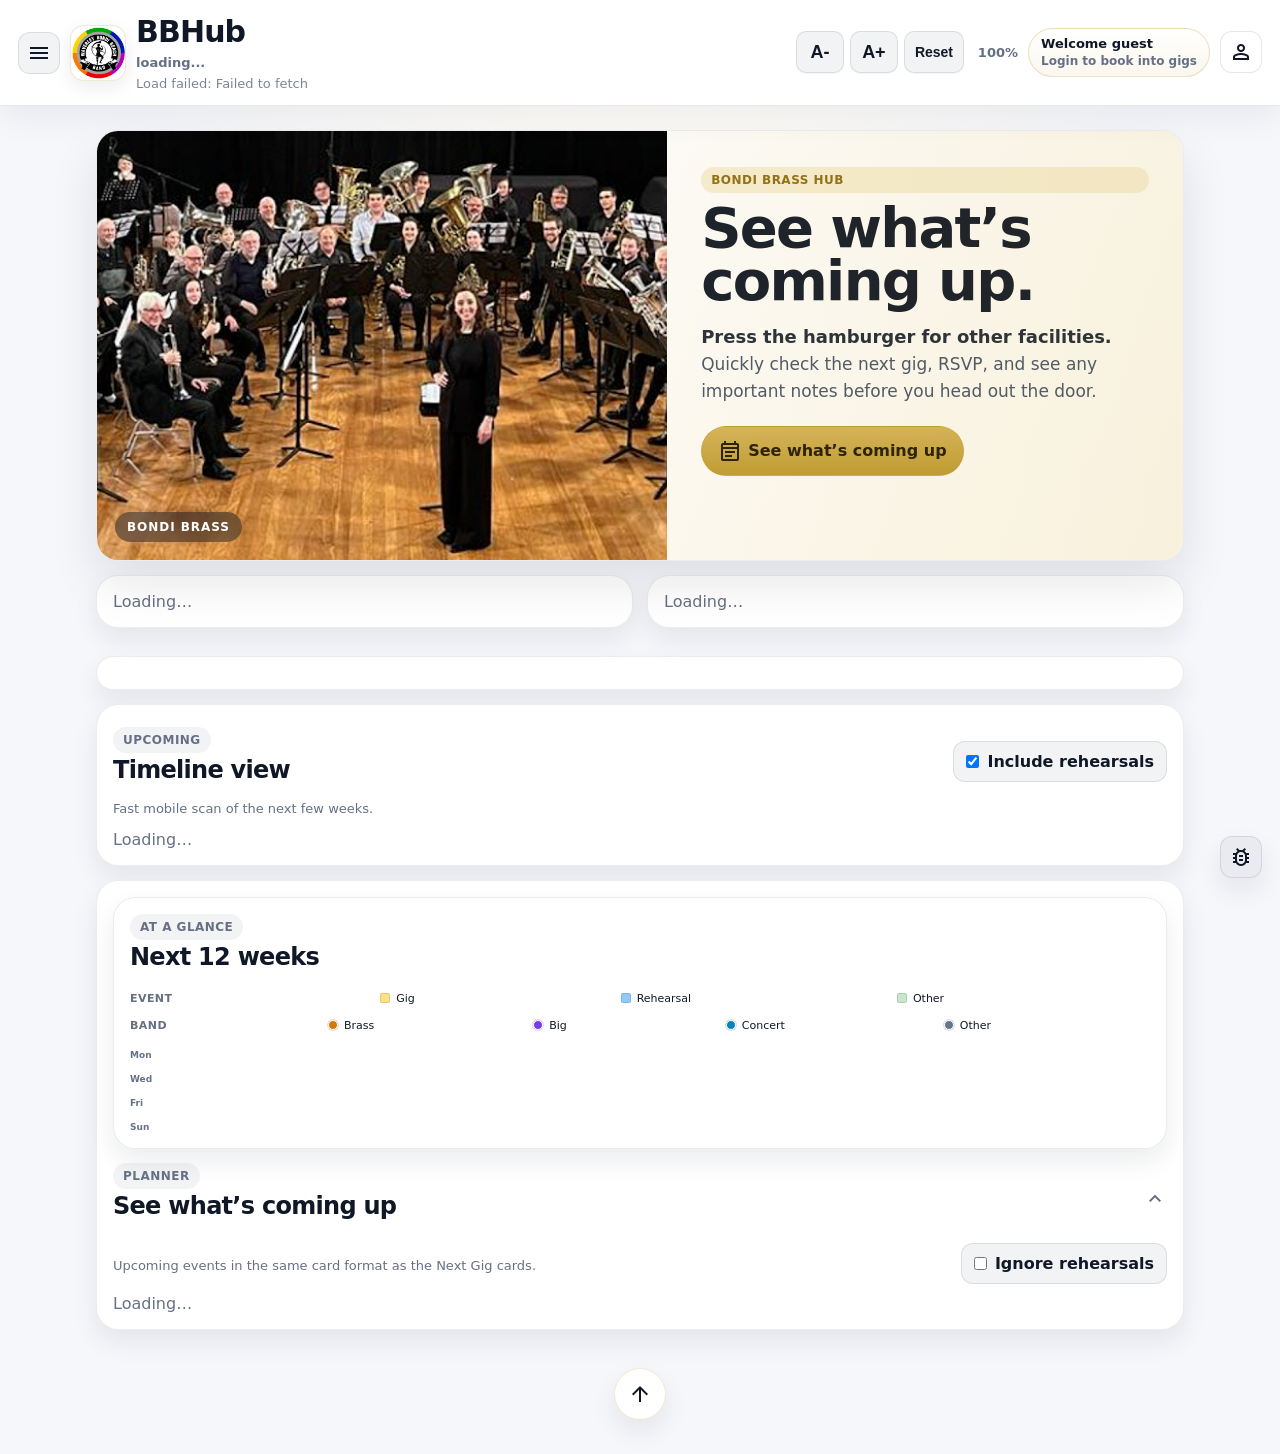
<file: index.html>
<!doctype html>
<html lang="en" data-theme="light">
<head>
  <meta charset="utf-8" />
  <meta name="viewport" content="width=device-width,initial-scale=1" />
  <title>BBHub v6</title>
  <meta name="description" content="BBHub – Bondi Brass gigs, rehearsals, RSVP, activity, strength and stage layout." />
  <link rel="stylesheet" href="https://fonts.googleapis.com/css2?family=Material+Symbols+Outlined:opsz,wght,FILL,GRAD@20..48,500,0,0" />
  <link rel="stylesheet" href="css/style.css" />
</head>
<body>
<div id="loadingOverlay" class="loadingOverlay hidden"><div class="loadingOverlay__panel"><img src="images/loading.gif" alt="Loading" class="loadingOverlay__gif"><div class="loadingOverlay__text">Loading BBHub…</div></div></div>
  <aside id="sidePanel" class="sidePanel hidden">
    <div class="sideHeader">
      <span class="material-symbols-outlined">menu</span>
      <div>
        <div class="sideTitle">BBHub</div>
        <div class="sideSub">Bondi Brass</div>
      </div>
    </div>

    <nav class="sideNav">
      <button class="navBtn active" data-view="home"><span class="material-symbols-outlined">home</span><span>Home</span></button>
      <div class="menuGroupLabel">Band tools</div>
      <a class="navBtn navBtn--link" href="https://bondibrass.github.io/band-history-utils/" target="_blank" rel="noopener"><span class="material-symbols-outlined">history_edu</span><span>Band History</span></a>
      <a class="navBtn navBtn--link" href="https://bondibrass.github.io/libraryproto" target="_blank" rel="noopener"><span class="material-symbols-outlined">library_music</span><span>Library</span></a>
      <a class="navBtn navBtn--link" href="https://bondibrass.github.io/musicreview/" target="_blank" rel="noopener"><span class="material-symbols-outlined">new_releases</span><span>Review Music</span></a>
      <div class="menuGroupLabel">BBHub</div>
      <button class="navBtn" data-view="stage"><span class="material-symbols-outlined">stadia_controller</span><span>Stage Layout</span></button>
      <button class="navBtn" data-view="library"><span class="material-symbols-outlined">library_music</span><span>Band Library</span></button>
      <button class="navBtn" data-view="planner"><span class="material-symbols-outlined">event_note</span><span>Planner</span></button>
      <button class="navBtn" data-view="dashboard"><span class="material-symbols-outlined">campaign</span><span>WhatsApp Dashboard</span></button>
      <button class="navBtn" data-view="availability"><span class="material-symbols-outlined">how_to_reg</span><span>My Availability</span></button>
      <button class="navBtn" data-view="debug"><span class="material-symbols-outlined">bug_report</span><span>Debug</span></button>
      <button class="navBtn" id="aboutBtn" type="button"><span class="material-symbols-outlined">info</span><span>About</span></button>
    </nav>
  </aside>

  <div id="scrim" class="scrim hidden"></div>

  <header class="topbar">
    <div class="topbar__left">
      <button class="iconBtn" id="menuBtn" title="Menu">
        <span class="material-symbols-outlined">menu</span>
      </button>
      <img class="brandLogo" src="images/wbbb_logo_350px.png" alt="Bondi Brass logo" />
      <div class="brandBlock">
        <h1>BBHub</h1>
        <div id="summaryLine" class="sub">loading...</div>
        <div id="statusLine" class="sub">Not loaded</div>
      </div>
    </div>

    <div class="topbar__right">
      <div class="textSizeControls" aria-label="Text size controls">
  <button class="textSizeBtn textSizeBtn--step" id="textSizeDownBtn" type="button" aria-label="Decrease text size" title="Smaller text">A-</button>
  <button class="textSizeBtn textSizeBtn--step" id="textSizeUpBtn" type="button" aria-label="Increase text size" title="Larger text">A+</button>
  <button class="textSizeBtn textSizeBtn--reset" id="textSizeResetBtn" type="button" aria-label="Reset text size" title="Reset text size">Reset</button>
  <span class="textSizeLabel" id="textSizeLabel" aria-live="polite">100%</span>
</div>
      <div id="greetingPill" class="userPill">Welcome Guest</div>
      <button class="iconBtn authIconBtn" id="loginBtn" title="Login"><span class="material-symbols-outlined">person</span></button>
      <button class="iconBtn authIconBtn hidden" id="logoutBtn" title="Logout"><span class="material-symbols-outlined">logout</span></button>
    </div>
  


</header>

  <main>
    <section id="view-home" class="view active">
      <section id="publicEventShell" class="card publicEventShell hidden"></section>
      <section class="hero card" id="heroSection">
        <div class="hero__media">
          <img src="images/hubphoto.jpg" alt="Bondi Brass band" />
        </div>
        <div class="hero__content">
          <div class="label label--accent">Bondi Brass Hub</div>
          <h2>See what’s coming up.</h2>
          <p class="heroText heroText--tagline">Press the hamburger for other facilities.</p>
          <p class="heroText">Quickly check the next gig, RSVP, and see any important notes before you head out the door.</p>
          <div class="heroActions">
            <button class="primaryBtn heroBtn" data-go-view="planner"><span class="material-symbols-outlined">event_note</span><span>See what’s coming up</span></button>
          </div>
          <div id="heroBandChips" class="heroChips"></div>
        </div>
      </section>

      <section id="playersNeededBar" class="alertBar hidden"></section>

      <section class="grid grid--cards">
        <article class="card"><div id="nextGigCard" class="empty">Loading…</div></article>
        <article class="card"><div id="nextRehCard" class="empty">Loading…</div></article>
      </section>

      <section class="card noticeboardCard" id="bandNoticeboard"></section>

      <section class="card timelineCard" id="homeTimelineSection">
        <div class="sectionHead sectionHead--stack-mobile sectionHead--inlineToggle">
          <div>
            <div class="label">Upcoming</div>
            <h2>Timeline view</h2>
          </div>
          <label class="togglePill"><input type="checkbox" id="homeTimelineIncludeRehearsalsToggle" checked /> <span>Include rehearsals</span></label>
        </div>
        <div class="muted timelineSubhead">Fast mobile scan of the next few weeks.</div>
        <div id="homeTimelineList" class="timelineList empty">Loading…</div>
      </section>
<section class="card">
  
<section class="card" id="matrixSection">
  <div class="sectionHead">
    <div>
      <div class="label">At a glance</div>
      <h2>Next 12 weeks</h2>
    </div>
  </div>
  <div class="matrixLegendWrap">
  <div id="matrixLegend" class="matrixLegend">
    <span class="matrixLegendTitle">Event</span>
    <span class="matrixLegendItem"><span class="matrixLegendSwatch matrixLegendSwatch--gig"></span><span>Gig</span></span>
    <span class="matrixLegendItem"><span class="matrixLegendSwatch matrixLegendSwatch--rehearsal"></span><span>Rehearsal</span></span>
    <span class="matrixLegendItem"><span class="matrixLegendSwatch matrixLegendSwatch--other"></span><span>Other</span></span>
  </div>
  <div id="matrixBandLegend" class="matrixLegend matrixLegend--band">
    <span class="matrixLegendTitle">Band</span>
    <span class="matrixLegendItem"><span class="matrixLegendDot matrixLegendDot--brass"></span><span>Brass</span></span>
    <span class="matrixLegendItem"><span class="matrixLegendDot matrixLegendDot--big"></span><span>Big</span></span>
    <span class="matrixLegendItem"><span class="matrixLegendDot matrixLegendDot--concert"></span><span>Concert</span></span>
    <span class="matrixLegendItem"><span class="matrixLegendDot matrixLegendDot--other"></span><span>Other</span></span>
  </div>
</div>
<div id="matrixTopLabels" style="font-size:10px;margin-bottom:6px;"></div>
  <div style="display:flex;gap:6px;">
    <div class="matrixDays">
      <div>Mon</div><div></div><div>Wed</div><div></div><div>Fri</div><div></div><div>Sun</div>
    </div>
    <div id="matrixGrid" style="display:grid;grid-template-columns:repeat(12,1fr);gap:4px;width:100%;"></div>
  </div>
</section>

<details class="accordionCard" id="homePlannerAccordion" open>
    <summary class="accordionSummary">
      <div>
        <div class="label">Planner</div>
        <h2>See what’s coming up</h2>
      </div>
      <span class="material-symbols-outlined accordionIcon">expand_more</span>
    </summary>
    <div class="accordionBody">
      <div class="sectionHead sectionHead--stack-mobile sectionHead--inlineToggle">
        <div class="muted">Upcoming events in the same card format as the Next Gig cards.</div>
        <label class="togglePill"><input type="checkbox" id="homePlannerIgnoreRehearsalsToggle" /> <span>Ignore rehearsals</span></label>
      </div>
      <div id="homePlannerList" class="empty">Loading…</div>
    </div>
  </details>
</section>


    </section>

    <section id="view-stage" class="view">
      <section class="card">
        <div class="label">Stage layout</div>
        <h2>Band seating</h2>
        <div class="toolbar toolbar--wrap">
          <label class="field">
            <span>Event</span>
            <select id="stageEventSelect"></select>
          </label>
          <div class="segmented" id="stageModeSeg">
            <button class="segBtn" data-stage-mode="plan">Plan</button>
            <button class="segBtn" data-stage-mode="swimlane">Swimlane</button>
            <button class="segBtn active" data-stage-mode="table">Table</button>
          </div>
          <div class="legend">
            <span><i class="swatch ok"></i> available</span>
            <span><i class="swatch maybe"></i> maybe</span>
            <span><i class="swatch no"></i> vacant / no</span>
          </div>
        </div>
        <div class="stageTools">
          <button class="iconBtn" id="stageZoomInBtn" title="Zoom in"><span class="material-symbols-outlined">zoom_in</span></button>
          <button class="iconBtn" id="stageZoomOutBtn" title="Zoom out"><span class="material-symbols-outlined">zoom_out</span></button>
          <button class="iconBtn" id="stagePanLeftBtn" title="Pan left"><span class="material-symbols-outlined">keyboard_arrow_left</span></button>
          <button class="iconBtn" id="stagePanRightBtn" title="Pan right"><span class="material-symbols-outlined">keyboard_arrow_right</span></button>
          <button class="iconBtn" id="stagePanUpBtn" title="Pan up"><span class="material-symbols-outlined">keyboard_arrow_up</span></button>
          <button class="iconBtn" id="stagePanDownBtn" title="Pan down"><span class="material-symbols-outlined">keyboard_arrow_down</span></button>
          <button class="pillBtn" id="stageFitBtn"><span class="material-symbols-outlined">fit_screen</span><span>Fit</span></button>
        </div>
        <div class="stageWrap" id="stageVisualWrap">
          <svg id="stageSvg" viewBox="0 0 1000 760" aria-label="Stage layout"></svg>
        </div>
        <div id="stageTableWrap" class="stageTableWrap" hidden></div>
      </section>
    </section>

    <section id="view-library" class="view">
      <section class="card">
        <div class="label">Band Library</div>
        <h2>Pieces</h2>
        <div id="libraryList" class="empty">Loading…</div>
      </section>
    </section>

    <section id="view-planner" class="view">
      <section class="card">
        <div class="sectionHead sectionHead--stack-mobile sectionHead--inlineToggle">
          <div>
            <div class="label">Planner</div>
            <h2>Upcoming events</h2>
          </div>
          <label class="togglePill"><input type="checkbox" id="plannerTimelineIncludeRehearsalsToggle" checked /> <span>Include rehearsals</span></label>
        </div>
        <div id="plannerTimelineList" class="timelineList empty">Loading…</div>
        <div class="timelineDivider"><span>Expanded cards</span></div>
        <div id="plannerList" class="empty">Loading…</div>
      </section>
    </section>

    <section id="view-dashboard" class="view">
      <section class="card nudgeHeroCard">
        <div class="nudgeHero">
          <div>
            <div class="label">Committee explanation</div>
            <h2>WhatsApp nudges, BBHub remains the truth</h2>
            <p class="muted">Use WhatsApp to get attention. Use BBHub to collect RSVP data, chair assignments, comments and the live picture of the band.</p>
          </div>
          <div class="nudgeHero__badge"><span class="material-symbols-outlined">verified</span><span>Method A: free + controlled</span></div>
        </div>
        <div class="nudgeFlowDiagram" aria-label="BBHub WhatsApp nudge workflow">
          <div class="flowNode flowNode--truth"><span class="material-symbols-outlined">database</span><strong>BBHub / Google Sheet</strong><small>RSVPs, assignments, chair plan</small></div>
          <div class="flowArrow">-&gt;</div>
          <div class="flowNode"><span class="material-symbols-outlined">dashboard</span><strong>Nudge Dashboard</strong><small>Counts + vacant chairs</small></div>
          <div class="flowArrow">-&gt;</div>
          <div class="flowNode flowNode--whatsapp"><span class="material-symbols-outlined">forum</span><strong>WhatsApp</strong><small>Message copied and sent</small></div>
          <div class="flowArrow">-&gt;</div>
          <div class="flowNode"><span class="material-symbols-outlined">how_to_reg</span><strong>Members respond</strong><small>Link returns to BBHub</small></div>
        </div>
        <div class="nudgeCommitteeNote"><strong>Important:</strong> WhatsApp is not the database. It is only the megaphone. The live truth stays in BBHub.</div>
      </section>

      <section class="card">
        <div class="sectionHead sectionHead--stack-mobile">
          <div>
            <div class="label">WhatsApp Nudge Dashboard</div>
            <h2>Generate committee-safe messages from live chairs</h2>
            <div class="muted">Each message includes RSVP counts and chair codes with full labels, e.g. SC1 (Solo Cornet 1).</div>
          </div>
          <label class="field nudgeToneField"><span>Tone</span><select id="nudgeToneSelect"><option value="friendly">Friendly</option><option value="reminder" selected>Reminder</option><option value="urgent">Urgent</option></select></label>
        </div>
        <div id="nudgeDashboardList" class="nudgeDashboardList empty">Loading...</div>
      </section>
    </section>

    <section id="view-availability" class="view">
      <section class="card availabilityShell">
        <div id="availabilityApp" class="availabilityApp empty">Loading availability…</div>
      </section>
    </section>

    <section id="view-debug" class="view">
      <section class="card">
        <div class="label">Debug</div>
        <h2>Startup diagnostics</h2>
        <div id="debugBox"></div>
      </section>
    </section>
    </main>

  <footer class="pageFooter">
    <button class="iconBtn backTopBtn" id="backTopBtn" title="Back to top">
      <span class="material-symbols-outlined">arrow_upward</span>
    </button>
  </footer>

  <dialog id="loginDialog" class="loginDialog">
    <form method="dialog" class="loginPanel">
      <div class="loginHead">
        <div>
          <div class="label">Member login</div>
          <h3>RSVP sign in</h3>
        </div>
        <button class="iconBtn" value="cancel" title="Close">
          <span class="material-symbols-outlined">close</span>
        </button>
      </div>

      <label class="field">
        <span>Member code</span>
        <input id="loginKeyInput" placeholder="barry.tone" autocomplete="off" />
      </label>

      <div class="loginHelp">For now this build still uses your existing member code, for example <code>barry.tone</code>.</div>
      <div id="loginResult" class="loginResult muted">Enter your member code and press RSVP.</div>

      <div class="loginActions">
        <button type="button" class="primaryBtn" id="findLoginBtn">RSVP</button>
      </div>
    </form>
  </dialog>

  <dialog id="aboutDialog" class="loginDialog aboutDialog">
    <form method="dialog" class="loginPanel aboutPanel">
      <div class="loginHead">
        <div>
          <div class="label">About</div>
          <h3>BBHub</h3>
        </div>
        <button class="iconBtn" value="cancel" title="Close">
          <span class="material-symbols-outlined">close</span>
        </button>
      </div>
      <div id="aboutContent" class="aboutContent"></div>
    </form>
  </dialog>

  <script type="module" src="js/app.js"></script>
</body>
</html>
</file>
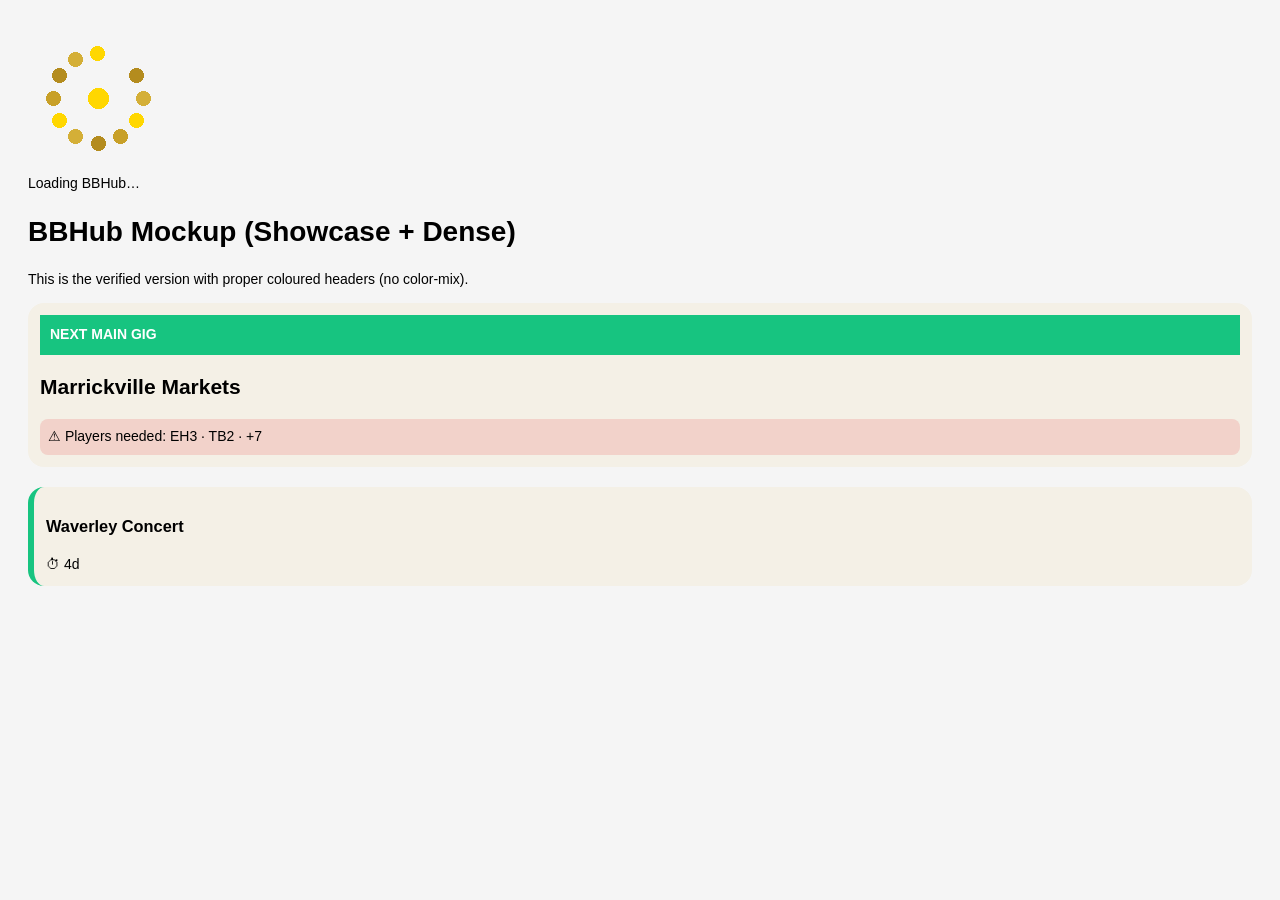
<file: mockups/index.html>
<!DOCTYPE html>
<html lang="en">
<head>
<meta charset="UTF-8">
<title>BBHub Card Mockups</title>
<link rel="stylesheet" href="style.css">
</head>
<body>
<div id="loadingOverlay" class="loadingOverlay hidden"><div class="loadingOverlay__panel"><img src="images/loading.gif" alt="Loading" class="loadingOverlay__gif"><div class="loadingOverlay__text">Loading BBHub…</div></div></div>
<h1>BBHub Mockup (Showcase + Dense)</h1>
<p>This is the verified version with proper coloured headers (no color-mix).</p>

<div class="card showcase main">
  <div class="bandbar">NEXT MAIN GIG</div>
  <div class="content">
    <h2>Marrickville Markets</h2>
    <div class="alert">⚠ Players needed: EH3 · TB2 · +7</div>
  </div>
</div>

<div class="card dense main">
  <h3>Waverley Concert</h3>
  <div>⏱ 4d</div>
</div>

</body>
</html>
</file>
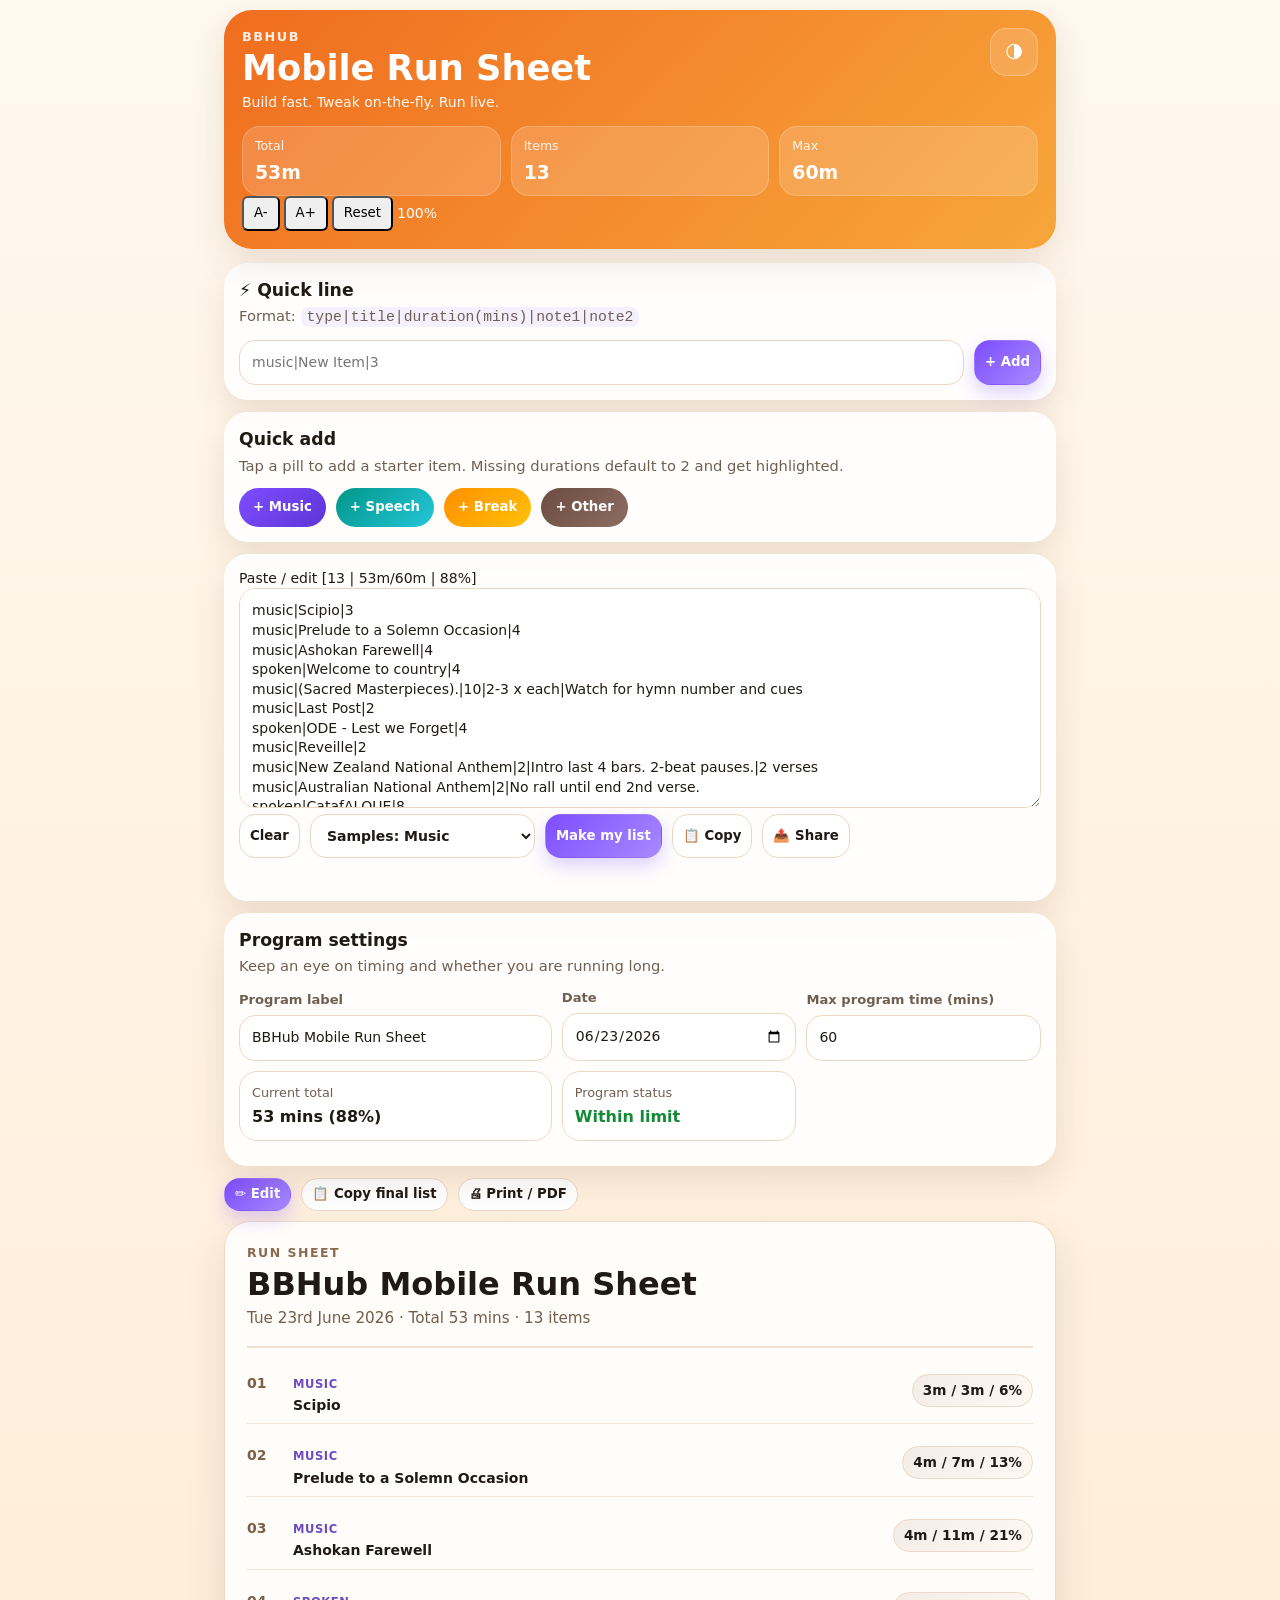
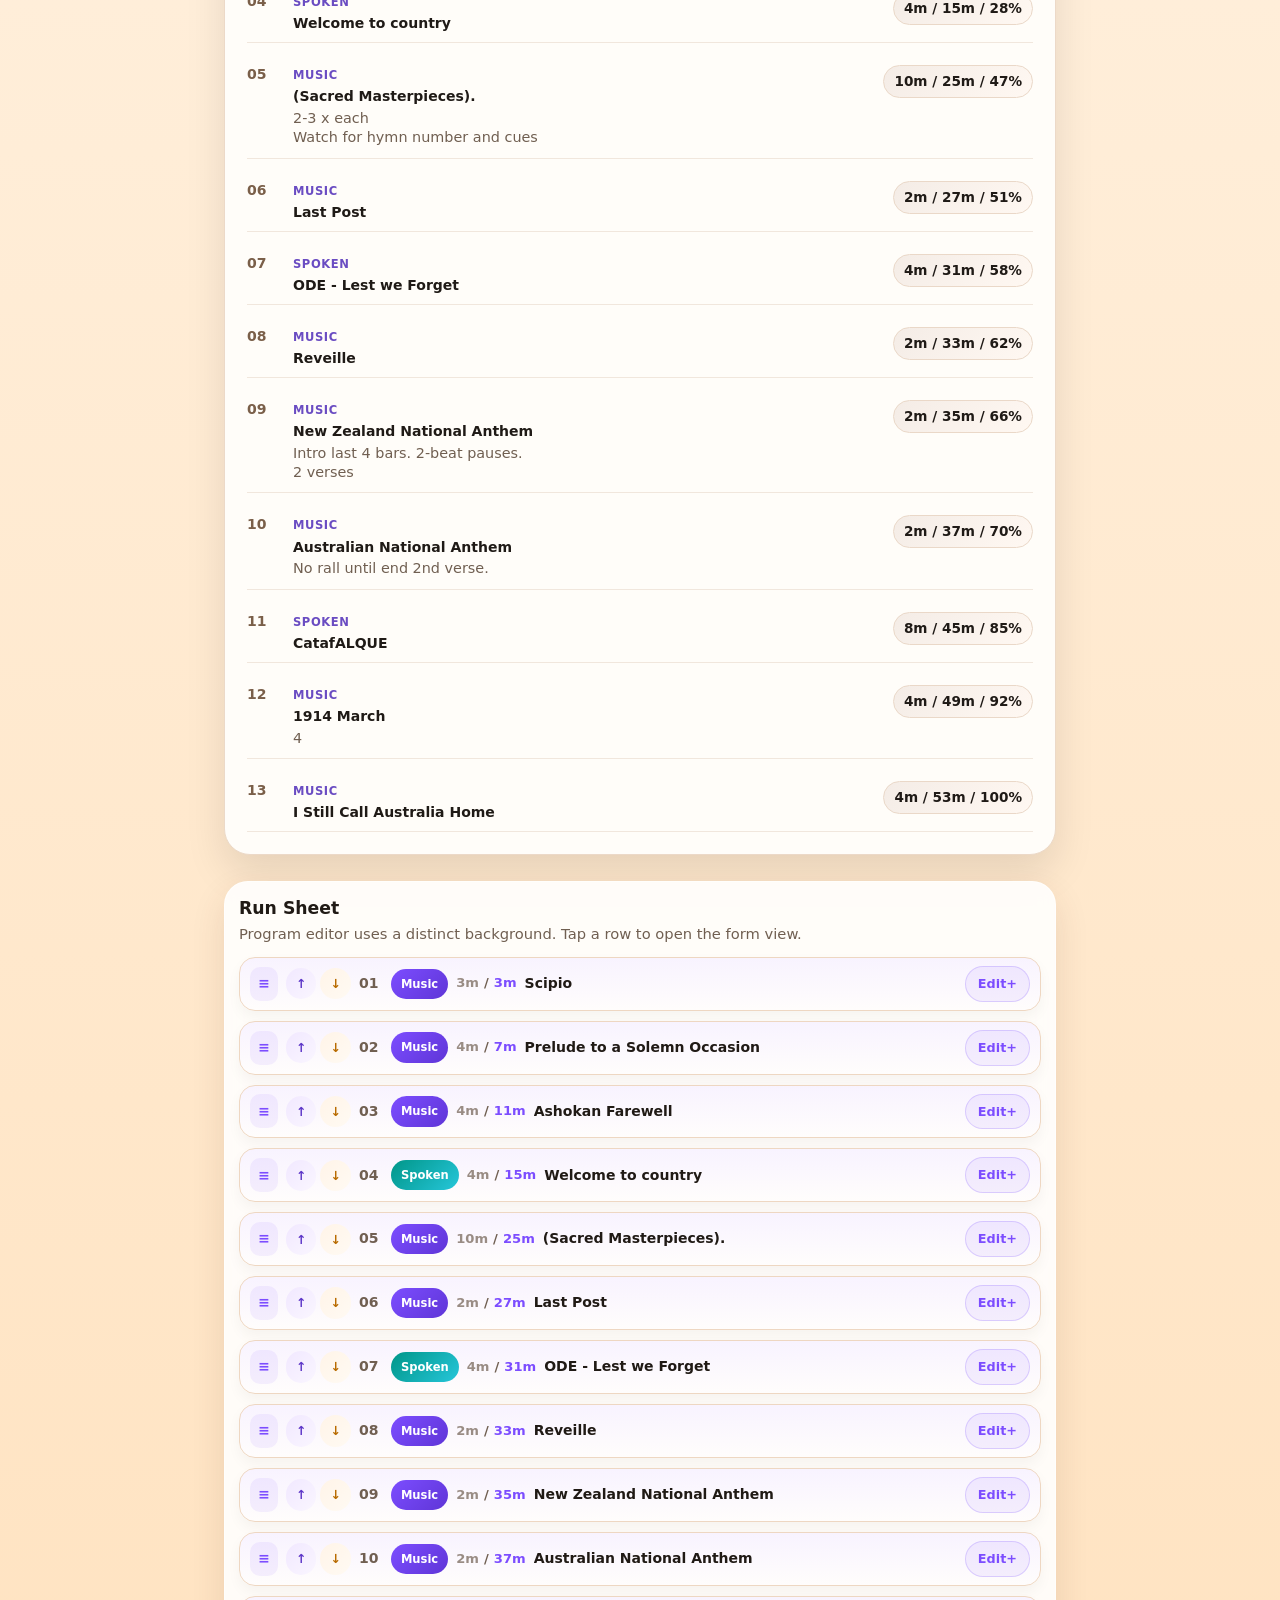
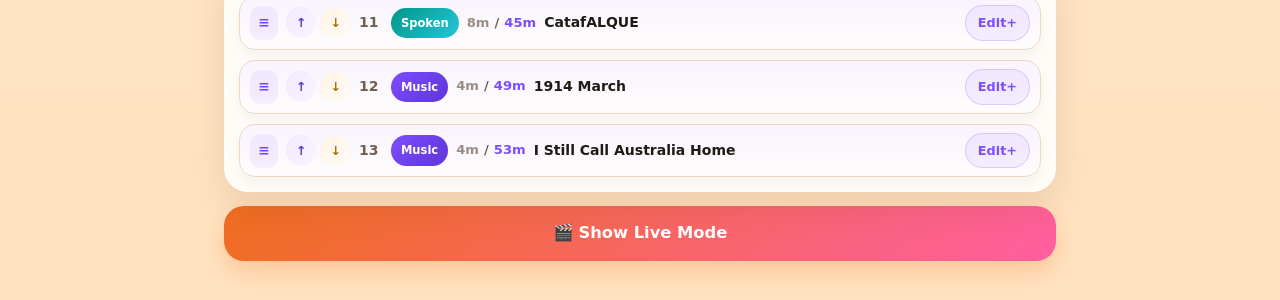
<file: program/index.html>
<!DOCTYPE html>
<html lang="en">
<head>
  <meta charset="UTF-8" />
  <meta name="viewport" content="width=device-width, initial-scale=1.0, viewport-fit=cover" />
  <title>BBHub : Mobile Run Sheet - proto only</title>
  <link rel="stylesheet" href="style.css" />
</head>
<body class="light">
  <div class="app-shell">
    <header class="hero">
      <div class="hero__top">
        <div>
          <div class="eyebrow">BBHub</div>
          <h1>Mobile Run Sheet</h1>
          <p>Build fast. Tweak on-the-fly. Run live.</p>
        </div>
        <button class="theme-btn" id="themeBtn" title="Toggle light and dark mode">🌗</button>
      </div>
      <div class="hero__meta">
        <div class="hero-stat">
          <div class="hero-stat__label">Total</div>
          <div class="hero-stat__value" id="totalTimeHero">0m</div>
        </div>
        <div class="hero-stat">
          <div class="hero-stat__label">Items</div>
          <div class="hero-stat__value" id="itemCountHero">0</div>
        </div>
        <div class="hero-stat">
          <div class="hero-stat__label">Max</div>
          <div class="hero-stat__value" id="maxTimeHero">60m</div>
        </div>
      </div>
    
<div class="text-size-controls">
  <button id="fontMinus">A-</button>
  <button id="fontPlus">A+</button>
  <button id="fontReset">Reset</button>
  <span id="fontLabel">100%</span>
</div>

</header>

    <section class="panel">
      <div class="panel__head">
        <div>
          <h2>⚡ Quick line</h2>
          <p>Format: <code>type|title|duration(mins)|note1|note2</code></p>
        </div>
      </div>
      <div class="quickline-row">
        <input id="quickLine" type="text" placeholder="music|New Item|3" />
        <button class="btn btn--primary" id="addQuickLineBtn">+ Add</button>
      </div>
    </section>

    <section class="panel">
      <div class="panel__head">
        <div>
          <h2>Quick add</h2>
          <p>Tap a pill to add a starter item. Missing durations default to 2 and get highlighted.</p>
        </div>
      </div>
      <div class="pill-row">
        <button class="pill pill--music" data-quick-type="music">+ Music</button>
        <button class="pill pill--spoken" data-quick-type="spoken">+ Speech</button>
        <button class="pill pill--break" data-quick-type="break">+ Break</button>
                <button class="pill pill--other" data-quick-type="other">+ Other</button>
      </div>
    </section>

    <section class="panel">
      <div class="panel__head">
        <div>
          <h2>Paste / edit [0]</h2>
          <p>This raw list is the source of truth. Changes here now update the app live.</p>
        </div>
      </div>

      <textarea id="rawInput">music|Scipio|3|
music|Prelude to a Solemn Occasion|4|
music|Ashokan Farewell|4|
spoken|Welcome to country|4|
music|(Sacred Masterpieces). |10|2-3 x each|Watch for hymn number and cues
music|Last Post|2|
spoken|ODE - Lest we Forget|4|
music|Reveille|2|
music|New Zealand National Anthem|2|Intro last 4 bars. 2-beat pauses. |2 verses
music|Australian National Anthem|2|No rall until end 2nd verse.
spoken|CatafALQUE|8|
music|1914 March|4|4
music|I Still Call Australia Home|4|</textarea>

      <div class="action-row">
        <button class="btn" id="clearBtn">Clear</button>
        <select id="sampleSelect" onchange="loadSelectedSample()">
          <option value="music">Samples: Music</option>
          <option value="business">Samples: Business</option>
          <option value="presentation">Samples: Presentation</option>
          <option value="rock">Samples: Rock Band</option>
        </select>
                <button class="btn btn--primary" id="buildBtn">Make my list</button>
        <button class="btn" id="copyBtn">📋 Copy</button>
        <button class="btn" id="shareBtn">📤 Share</button>
      </div>
      <div class="mini-note" id="copyStatus"></div>
    </section>

    <section class="panel panel--stats">
      <div class="panel__head">
        <div>
          <h2>Program settings</h2>
          <p>Keep an eye on timing and whether you are running long.</p>
        </div>
      </div>
      <div class="stats-grid stats-grid--wide">
        <label class="field">
          <span>Program label</span>
          <input type="text" id="programLabelInput" value="BBHub Mobile Run Sheet" />
        </label>
        <label class="field">
          <span>Date</span>
          <input type="date" id="programDateInput" value="2026-06-23" />
        </label>
        <label class="field">
          <span>Max program time (mins)</span>
          <input type="number" id="maxTimeInput" value="60" min="0" step="1" />
        </label>
        <div class="summary-tile">
          <div class="summary-tile__label">Current total</div>
          <div class="summary-tile__value" id="totalTimeBox">0 mins</div>
        </div>
        <div class="summary-tile">
          <div class="summary-tile__label">Program status</div>
          <div class="summary-tile__value" id="programState">Within limit</div>
        </div>
      </div>
          <div class="settings-actions">
        
      </div>
    </section>



    <section id="finalPanel" class="final-panel">
      <div class="final-toolbar">
        <button class="btn btn--primary" id="editFromFinalBtn">✏️ Edit</button>
        <button class="btn" id="copyPrettyBtn">📋 Copy final list</button>
        <button class="btn" id="printBtn">🖨 Print / PDF</button>
      </div>
      <div class="final-sheet" id="finalSheet">
        <div class="final-sheet__header">
          <div class="final-kicker">Run Sheet</div>
          <h2 id="finalTitle">BBHub Mobile Run Sheet</h2>
          <div class="final-sub" id="finalSub">Total 0 mins · 0 items</div>
        </div>
        <div id="finalList" class="final-list"></div>
      </div>
    </section>
  
    <section class="panel">
      <div class="panel__head">
        <div>
          <h2>Run Sheet</h2>
          <p>Program editor uses a distinct background. Tap a row to open the form view.</p>
        </div>
      </div>
      <div id="list" class="list"></div>
    </section>

    <div class="view-actions">
      <button class="live-toggle" id="liveToggleBtn">🎬 Show Live Mode</button>
      
    </div>

    <section id="livePanel" class="live-panel hidden">
      <div class="live-label">NOW</div>
      <div class="live-now" id="liveNow">-</div>
      <div class="live-meta" id="liveNowMeta"></div>

      <div class="live-next-wrap">
        <div class="live-label">NEXT</div>
        <div class="live-next" id="liveNext">-</div>
      </div>

      <div class="live-controls">
        <button class="btn btn--live" id="prevBtn">◀ Back</button>
        <button class="btn btn--live btn--live-primary" id="nextBtn">Next ▶</button>
      </div>
    </section>
</div>

  <script src="script.js"></script>
</body>
</html>
</file>
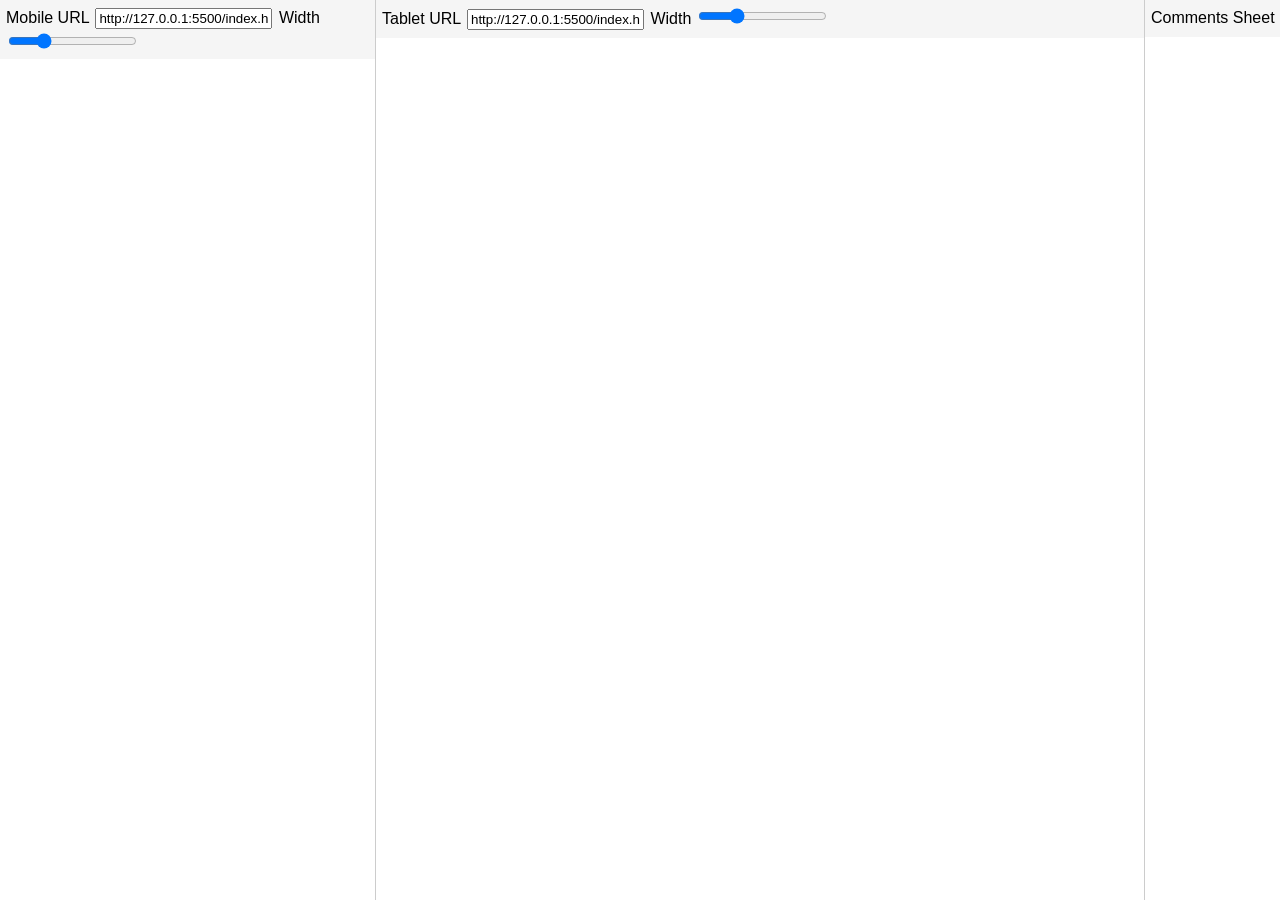
<file: testHarness.html>
<!DOCTYPE html>
<html>
<head>
<meta charset="UTF-8">
<title>BBHub Test Harness</title>
<style>
body { margin:0; font-family:Arial; display:flex; height:100vh; }
.panel { flex:1; display:flex; flex-direction:column; border-right:1px solid #ccc; }
.header { padding:6px; background:#f5f5f5; }
iframe { flex:1; border:none; }
input, button { margin:2px; }
</style>
</head>
<body>

<div class="panel">
  <div class="header">
    Mobile URL <input id="url1" value="http://127.0.0.1:5500/index.html">
    Width <input type="range" min="300" max="600" value="375" id="w1">
  </div>
  <iframe id="frame1"></iframe>
</div>

<div class="panel">
  <div class="header">
    Tablet URL <input id="url2" value="http://127.0.0.1:5500/index.html">
    Width <input type="range" min="600" max="1200" value="768" id="w2">
  </div>
  <iframe id="frame2"></iframe>
</div>

<div class="panel">
  <div class="header">
    Comments Sheet
    <button onclick="reload()">Refresh</button>
  </div>
  <iframe id="sheet"
    src="https://docs.google.com/spreadsheets/d/1zoZQIqg0etERrnjMwnQKY72OyX43hEn76KEH-oLrNdo/edit?gid=290104788#gid=290104788">

  </iframe>
</div>

<script>
function init(){
  frame1.src = url1.value;
  frame2.src = url2.value;
  frame1.style.width = w1.value + 'px';
  frame2.style.width = w2.value + 'px';
}

w1.oninput = ()=> frame1.style.width = w1.value + 'px';
w2.oninput = ()=> frame2.style.width = w2.value + 'px';

function reload(){
  document.getElementById('sheet').src += '';
}

url1.onchange = init;
url2.onchange = init;

init();
</script>

</body>
</html>
</file>
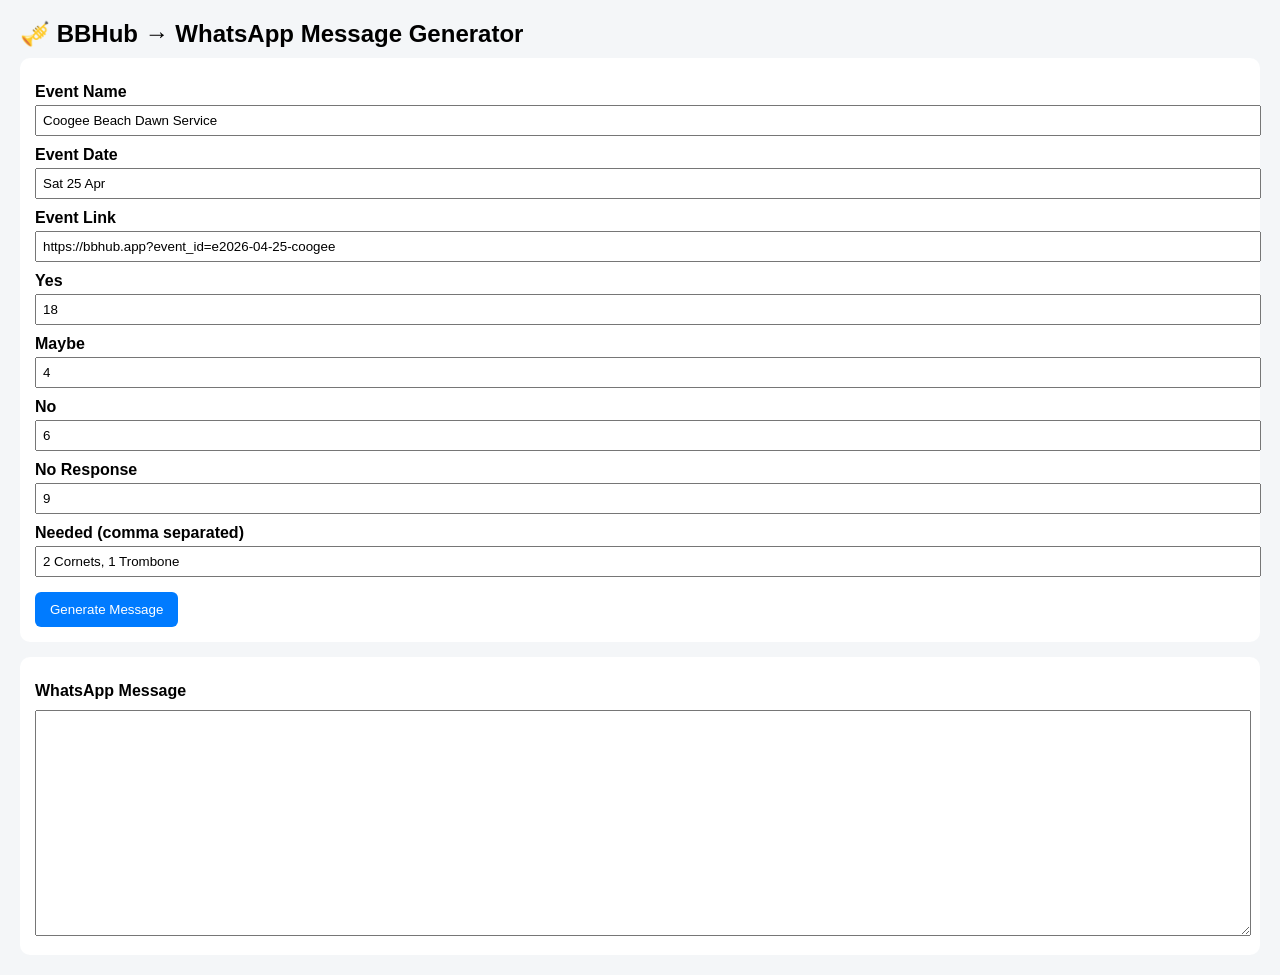
<file: admin/whatsapp_generator.html>
<!DOCTYPE html>
<html>
<head>
<meta charset="utf-8">
<title>BBHub WhatsApp Generator</title>
<style>
  body { font-family: Arial; margin:20px; background:#f4f6f8;}
  h2 { margin-bottom:10px; }
  .box { background:#fff; padding:15px; border-radius:10px; margin-bottom:15px; }
  label { display:block; margin-top:10px; font-weight:bold;}
  input { width:100%; padding:6px; margin-top:4px;}
  button { margin-top:15px; padding:10px 15px; border:none; background:#007bff; color:#fff; border-radius:6px; cursor:pointer;}
  textarea { width:100%; height:220px; margin-top:10px; font-family:monospace; }
</style>
</head>

<body>

<h2>🎺 BBHub → WhatsApp Message Generator</h2>

<div class="box">

  <label>Event Name</label>
  <input id="eventName" value="Coogee Beach Dawn Service">

  <label>Event Date</label>
  <input id="eventDate" value="Sat 25 Apr">

  <label>Event Link</label>
  <input id="eventLink" value="https://bbhub.app?event_id=e2026-04-25-coogee">

  <label>Yes</label>
  <input id="yes" value="18">

  <label>Maybe</label>
  <input id="maybe" value="4">

  <label>No</label>
  <input id="no" value="6">

  <label>No Response</label>
  <input id="missing" value="9">

  <label>Needed (comma separated)</label>
  <input id="needed" value="2 Cornets, 1 Trombone">

  <button onclick="generate()">Generate Message</button>

</div>

<div class="box">
  <label>WhatsApp Message</label>
  <textarea id="output"></textarea>
</div>

<script>
function generate() {
  const eventName = document.getElementById("eventName").value;
  const eventDate = document.getElementById("eventDate").value;
  const link = document.getElementById("eventLink").value;
  const yes = document.getElementById("yes").value;
  const maybe = document.getElementById("maybe").value;
  const no = document.getElementById("no").value;
  const missing = document.getElementById("missing").value;
  const needed = document.getElementById("needed").value.split(",");

  let neededText = "";
  needed.forEach(n => {
    if(n.trim() !== "") {
      neededText += "⚠️ " + n.trim() + "\n";
    }
  });

  const msg =
`🎺 ${eventName}
📅 ${eventDate}

Current RSVP:
✅ Yes: ${yes}
🤔 Maybe: ${maybe}
❌ No: ${no}
⏳ No response: ${missing}

Still needed:
${neededText}

Please respond here 👇
${link}`;

  document.getElementById("output").value = msg;
}
</script>

</body>
</html>
</file>
<file: css/style.css>
:root{
  --bg:#f6f7fb; --panel:#ffffff; --text:#101827; --muted:#667085; --border:rgba(16,24,39,.10);
  --chip:rgba(16,24,39,.05); --link:#0b63ff; --shadow:0 12px 26px rgba(16,24,39,.08);
  --ok:#2ecc71; --maybe:#f1c40f; --no:#e74c3c;
  --ok-soft:#e7f8ee; --maybe-soft:#fff4cc; --no-soft:#ffe2dd;
  --gig-card:#fff7cc; --reh-card:#e8f1ff; --other-card:#f3f4f7;
}
html[data-theme="dark"]{
  --bg:#0b0c0f; --panel:#11131a; --text:#e8ecf2; --muted:#98a2b3; --border:rgba(255,255,255,.10);
  --chip:rgba(255,255,255,.07); --link:#7db7ff; --shadow:0 12px 26px rgba(0,0,0,.28);
  --ok:#36d17d; --maybe:#ffcf3d; --no:#ff6b6b;
  --ok-soft:#183123; --maybe-soft:#3a3212; --no-soft:#3d1c1b;
  --gig-card:#3a3412; --reh-card:#13253f; --other-card:#1a1d24;
}
*{box-sizing:border-box}
body{margin:0;font-family:system-ui,-apple-system,Segoe UI,Roboto,Arial,sans-serif;background:var(--bg);color:var(--text)}
a{color:var(--link)}
main{max-width:1120px;margin:0 auto;padding:16px}
.topbar{display:flex;justify-content:space-between;align-items:flex-start;gap:12px;padding:16px 18px;border-bottom:1px solid var(--border);background:var(--panel);position:sticky;top:0;z-index:10}
.topbar__left,.topbar__right{display:flex;gap:10px;align-items:flex-start;flex-wrap:wrap}
h1{margin:0;font-size:28px} h2{margin:.2rem 0 .8rem} h3{margin:0}
.sub,.muted{font-size:13px;color:var(--muted);margin-top:4px}
.iconBtn,.pillBtn,.primaryBtn,.responseBtn,.navBtn,.segBtn{border:1px solid var(--border);background:var(--chip);color:var(--text);border-radius:12px;cursor:pointer;font:inherit}
.iconBtn{width:42px;height:42px;display:grid;place-items:center}
.pillBtn,.primaryBtn{padding:10px 12px;font-weight:700;display:inline-flex;align-items:center;gap:6px}
.userPill,.togglePill{padding:10px 12px;border:1px solid var(--border);background:var(--chip);border-radius:12px;font-weight:700}
.togglePill{display:inline-flex;gap:8px;align-items:center}
.togglePill input{margin:0}
.grid{display:grid;grid-template-columns:1fr;gap:14px;margin-bottom:14px}
@media(min-width:840px){.grid--cards{grid-template-columns:1fr 1fr}}
.card{background:var(--panel);border:1px solid var(--border);border-radius:22px;box-shadow:var(--shadow);padding:16px;margin-bottom:14px}
.label{display:inline-flex;align-items:center;gap:6px;padding:6px 10px;border-radius:999px;background:var(--chip);font-weight:800;font-size:12px;letter-spacing:.04em;text-transform:uppercase;color:var(--muted)}
.heroText{max-width:62ch;line-height:1.45;margin:0}
.sectionHead{display:flex;justify-content:space-between;align-items:center;gap:12px;margin-bottom:10px}
@media(max-width:680px){.sectionHead--stack-mobile{align-items:flex-start;flex-direction:column}}
.alertBar{display:flex;align-items:center;gap:10px;padding:14px 16px;border-radius:18px;background:var(--no-soft);border:1px solid var(--border);font-weight:700;margin-bottom:14px}
.alertBar.ok{background:var(--ok-soft)}
.alertStack{display:grid;gap:10px;margin-bottom:14px}
.alertStack.hidden{display:none}
.alertStack .alertBar{margin-bottom:0}
.hidden{display:none !important}
.empty{color:var(--muted)}
.view{display:none}.view.active{display:block}
.sidePanel{position:fixed;left:0;top:0;bottom:0;width:290px;background:var(--panel);border-right:1px solid var(--border);transform:translateX(-100%);transition:transform .18s ease;z-index:20;padding:18px}
.sidePanel.open{transform:translateX(0)} .scrim{position:fixed;inset:0;background:rgba(0,0,0,.25);z-index:19}
.sideHeader{display:flex;align-items:center;gap:12px;margin-bottom:18px}.sideTitle{font-weight:800}.sideSub{color:var(--muted);font-size:13px}
.sideNav{display:grid;gap:10px}.navBtn{padding:12px 14px;display:flex;gap:10px;align-items:center;justify-content:flex-start}.navBtn.active,.segBtn.active{background:rgba(11,99,255,.12);border-color:rgba(11,99,255,.24)}
.toolbar{display:flex;gap:12px;align-items:end}.toolbar--wrap{flex-wrap:wrap}
.segmented{display:inline-flex;gap:8px}.segBtn{padding:10px 12px;font-weight:700}
.field{display:grid;gap:6px}.field input,.field textarea,.field select{width:100%;padding:10px 12px;border:1px solid var(--border);background:var(--panel);color:var(--text);border-radius:12px;font:inherit}
.field textarea{resize:vertical;min-height:92px}
.loginDialog{border:none;padding:0;background:transparent}.loginPanel{width:min(94vw,460px);padding:18px;border-radius:22px;border:1px solid var(--border);background:var(--panel);box-shadow:var(--shadow)}
.loginHead{display:flex;justify-content:space-between;align-items:flex-start;gap:12px;margin-bottom:14px}.loginHelp,.loginResult{margin-top:10px}.loginActions{margin-top:14px}
.legend{display:flex;gap:10px;align-items:center;flex-wrap:wrap;color:var(--muted);font-size:13px}.swatch{width:11px;height:11px;border-radius:999px;display:inline-block;margin-right:5px}.swatch.ok{background:var(--ok)}.swatch.maybe{background:var(--maybe)}.swatch.no{background:var(--no)}

.eventCard{border-radius:18px;padding:0;background:transparent}
.eventCard--gig{background:var(--gig-card)}
.eventCard--rehearsal{background:var(--reh-card)}
.eventCard--other{background:var(--other-card)}
.compactCard{padding:14px;border-radius:18px}
.compactCard__row{display:flex;justify-content:space-between;gap:10px;align-items:center;min-height:28px}
.compactCard__row + .compactCard__row{margin-top:4px}
.compactCard__left{display:flex;align-items:center;gap:8px;min-width:0;flex:1}
.compactCard__icon{font-size:20px;color:var(--muted)}
.compactCard__title{font-weight:800;white-space:nowrap;overflow:hidden;text-overflow:ellipsis}
.compactCard__metaText{white-space:nowrap;overflow:hidden;text-overflow:ellipsis}
.compactCard__countdown{font-size:12px;color:var(--muted);font-weight:800;white-space:nowrap;display:inline-flex;align-items:center;gap:4px}
.compactCard__countdown .material-symbols-outlined{font-size:16px}
.responseMatrix{display:flex;gap:6px;flex-shrink:0}
.responseMini{min-width:32px;height:30px;padding:0 8px;border-radius:999px;border:1px solid var(--border);background:rgba(255,255,255,.35);font-weight:900;cursor:pointer}
.responseMini[data-status="Y"]{background:var(--ok-soft)}
.responseMini[data-status="M"]{background:var(--maybe-soft)}
.responseMini[data-status="N"]{background:var(--no-soft)}
.responseMini.active{outline:2px solid rgba(11,99,255,.22)}
.themePill{padding:6px 10px;border-radius:999px;background:rgba(255,255,255,.50);border:1px solid var(--border);font-size:11px;font-weight:900;letter-spacing:.04em;text-transform:uppercase;white-space:nowrap}
.cardDetails{margin-top:10px;border-top:1px dashed var(--border);padding-top:10px}
.cardDetails summary{list-style:none;cursor:pointer;font-weight:800;color:var(--muted)}
.cardDetails summary::-webkit-details-marker{display:none}
.cardDetails__grid{display:grid;gap:10px;margin-top:10px}
.progList{display:grid;gap:6px}.progItem{padding:8px 10px;border-radius:12px;background:rgba(255,255,255,.34);border:1px solid rgba(0,0,0,.04)}
.progTitle{font-weight:700}.progMeta{font-size:12px;color:var(--muted)}
.saveRow{display:flex;align-items:center;gap:10px;flex-wrap:wrap}.saveMsg{font-size:12px;color:var(--muted)}

.matrix{display:grid;gap:14px}
.activityWrap{overflow:auto;padding-bottom:4px}.activityMonths{display:flex;gap:24px;font-size:12px;color:var(--muted);margin-left:24px;margin-bottom:6px}
.activityGrid{display:grid;grid-auto-flow:column;grid-template-rows:repeat(7, 14px);gap:4px;align-items:start}
.activityCell{width:14px;height:14px;border-radius:4px;background:var(--chip);border:1px solid rgba(0,0,0,.04)}
.activityCell.y{background:var(--ok)}.activityCell.m{background:var(--maybe)}.activityCell.n{background:var(--no)}.activityCell.none{background:var(--chip)}
.activityLegend{display:flex;gap:10px;align-items:center;color:var(--muted);font-size:12px;margin-top:10px;flex-wrap:wrap}
.strengthWrap{overflow:auto}.strengthTable{border-collapse:separate;border-spacing:6px;min-width:620px;width:100%}.strengthTable th{font-size:12px;color:var(--muted);font-weight:800;text-align:center}.strengthTable td{padding:8px 10px;border-radius:12px;background:var(--chip);text-align:center;font-weight:800}
.strengthTable td.good{background:var(--ok-soft)} .strengthTable td.warn{background:var(--maybe-soft)} .strengthTable td.bad{background:var(--no-soft)}
.strengthTable td.dim{opacity:.7}
.strengthSub{font-size:11px;color:var(--muted);font-weight:700;display:block;margin-top:2px}

.plannerItem{padding:14px;border-radius:18px;border:1px solid var(--border);margin-bottom:10px;background:var(--other-card)}
.plannerItem--gig{background:var(--gig-card)}.plannerItem--rehearsal{background:var(--reh-card)}
.plannerTop{display:flex;justify-content:space-between;gap:10px;align-items:center;flex-wrap:wrap}.plannerPill{padding:6px 10px;border-radius:999px;background:rgba(255,255,255,.5);font-size:11px;font-weight:900;text-transform:uppercase}.plannerTitle{font-size:18px;font-weight:800;margin-top:6px}.plannerMeta{margin-top:4px;color:var(--muted)}
.libraryItem{padding:12px 0;border-bottom:1px solid var(--border)}.libraryItem:last-child{border-bottom:none}.libraryTitle{font-weight:800}.libraryMeta{color:var(--muted);font-size:13px;margin-top:2px}

.stageWrap{overflow:auto;border-radius:18px;border:1px solid var(--border);background:linear-gradient(180deg, rgba(255,255,255,.04), rgba(0,0,0,.03));padding:8px}
#stageSvg{width:100%;min-height:720px;display:block}

.debugGrid{display:grid;grid-template-columns:repeat(auto-fit,minmax(120px,1fr));gap:8px}.debugStat{padding:10px;border:1px solid var(--border);background:var(--chip);border-radius:14px}.debugLabel{font-size:12px;color:var(--muted)}.debugVal{font-weight:800}.mono{font-family:ui-monospace,SFMono-Regular,Consolas,monospace}
.debugTable{width:100%;border-collapse:collapse;margin-top:12px}.debugTable th,.debugTable td{border-bottom:1px solid var(--border);padding:8px;text-align:left;font-size:13px}

@media(max-width:620px){
  main{padding:12px}
  .card{padding:14px}
  .topbar{padding:12px}
  .compactCard__row{align-items:flex-start}
  .compactCard__countdown{font-size:11px}
}

html{scroll-behavior:smooth}
.topbar{align-items:center;background:#fff}
.brandLogo{width:56px;height:56px;object-fit:contain;border-radius:14px;background:#fff;box-shadow:0 6px 18px rgba(16,24,39,.08)}
.brandBlock{display:grid;gap:2px}
.authIconBtn{background:#fff}
.userPill{background:#fff}
.hero{padding:0;overflow:hidden;display:grid;grid-template-columns:1.25fr 1fr;min-height:360px}
.hero__media img{width:100%;height:100%;display:block;object-fit:cover}
.hero__content{padding:28px;display:flex;flex-direction:column;justify-content:center;background:linear-gradient(135deg, rgba(255,255,255,.95), rgba(246,247,251,.98))}
.hero__content h2{font-size:clamp(30px,4vw,46px);line-height:1.02;margin:.5rem 0 1rem}
.heroChips{display:flex;gap:10px;flex-wrap:wrap;margin-top:14px;align-items:center}
.heroChip{padding:10px 14px;border-radius:999px;background:var(--chip);border:1px solid var(--border);font-weight:800}
.pageFooter{display:flex;justify-content:center;padding:18px 16px 34px}
.backTopBtn{width:52px;height:52px;border-radius:999px;background:var(--panel);box-shadow:var(--shadow)}
html[data-theme="dark"] .topbar,html[data-theme="dark"] .authIconBtn,html[data-theme="dark"] .userPill{background:var(--panel)}
html[data-theme="dark"] .hero__content{background:linear-gradient(135deg, rgba(17,19,26,.96), rgba(11,12,15,.98))}
@media(max-width:820px){.hero{grid-template-columns:1fr;min-height:auto}.hero__media{max-height:340px}.topbar__right{margin-left:auto}.brandLogo{width:48px;height:48px}}


:root{--accent:#bf9b30;--accent-soft:#f8efd2;--accent-strong:#8e6d11}
body{background:radial-gradient(circle at top, #fffdf7 0%, var(--bg) 32%, var(--bg) 100%)}
main{padding-top:24px}
.topbar{padding:14px 18px;box-shadow:0 12px 30px rgba(16,24,39,.06)}
.topbar__left,.topbar__right{align-items:center}
.iconBtn,.pillBtn,.primaryBtn{transition:transform .18s ease, box-shadow .18s ease, background .18s ease}
.iconBtn:hover,.pillBtn:hover,.primaryBtn:hover{transform:translateY(-1px);box-shadow:0 10px 18px rgba(16,24,39,.08)}
.brandLogo{border:1px solid rgba(191,155,48,.22)}
.brandBlock h1{font-size:30px;letter-spacing:-.03em}
#summaryLine{font-weight:700}
#statusLine{opacity:.85}
.userPill{border-radius:999px;background:linear-gradient(180deg,#fff,#faf7ee);border-color:rgba(191,155,48,.28)}
.sidePanel{background:linear-gradient(180deg,#ffffff,#fbfaf5)}
.sideHeader{padding:10px 4px 16px;border-bottom:1px solid var(--border)}
.sideTitle{font-size:20px;letter-spacing:-.02em}.sideSub{font-size:12px;text-transform:uppercase;letter-spacing:.08em}
.navBtn{background:#fff}
.navBtn.active,.segBtn.active{background:var(--accent-soft);border-color:rgba(191,155,48,.36);color:var(--accent-strong)}
.hero{position:relative;grid-template-columns:1.05fr .95fr;border-color:rgba(191,155,48,.16);box-shadow:0 22px 48px rgba(16,24,39,.10)}
.hero::before{content:"";position:absolute;inset:0;background:linear-gradient(90deg, rgba(255,255,255,.04), rgba(191,155,48,.10));pointer-events:none}
.hero__media{position:relative;overflow:hidden}
.hero__media::after{content:"Bondi Brass";position:absolute;left:18px;bottom:18px;padding:8px 12px;border-radius:999px;background:rgba(16,24,39,.45);backdrop-filter:blur(4px);color:#fff;font-size:12px;font-weight:800;letter-spacing:.08em;text-transform:uppercase}
.hero__media img{transform:scale(1.02)}
.hero__content{padding:36px 34px 34px;background:linear-gradient(135deg, rgba(255,255,255,.96), rgba(255,250,238,.96))}
.label--accent{background:var(--accent-soft);color:var(--accent-strong)}
.hero__content h2{font-size:clamp(34px,4.6vw,56px);line-height:.95;letter-spacing:-.05em;max-width:9ch}
.heroText{font-size:17px;line-height:1.55;color:#475467;max-width:46ch}
.heroActions{display:flex;gap:12px;flex-wrap:wrap;margin-top:22px}
.heroChips{margin-top:10px}
.heroBtn{padding:12px 16px;border-radius:999px}
.heroBtn--ghost{background:#fff}
.primaryBtn.heroBtn{background:linear-gradient(180deg,#d6b459,#bf9b30);color:#201800;border-color:rgba(191,155,48,.34)}
.heroChips{margin-top:22px}
.heroChip{background:#fff;border-color:rgba(191,155,48,.22)}
.card{border-color:rgba(16,24,39,.08)}
.card h2{letter-spacing:-.03em}
.pageFooter{padding-top:8px}
.backTopBtn{border:1px solid rgba(191,155,48,.2)}
html[data-theme="dark"] body{background:radial-gradient(circle at top, #16120a 0%, var(--bg) 28%, var(--bg) 100%)}
html[data-theme="dark"] .sidePanel{background:linear-gradient(180deg,#16181f,#11131a)}
html[data-theme="dark"] .hero{border-color:rgba(191,155,48,.2)}
html[data-theme="dark"] .hero__content{background:linear-gradient(135deg, rgba(23,24,28,.98), rgba(13,14,18,.98))}
html[data-theme="dark"] .heroText{color:#c2cad6}
html[data-theme="dark"] .userPill{background:linear-gradient(180deg,#181a20,#12141a)}
html[data-theme="dark"] .heroChip,html[data-theme="dark"] .heroBtn--ghost,html[data-theme="dark"] .navBtn{background:#171921}
@media(max-width:920px){.hero__content h2{max-width:none}.hero{grid-template-columns:1fr}.hero__media{order:-1;max-height:380px}.hero__content{padding:28px 24px}}
@media(max-width:620px){.brandBlock h1{font-size:26px}.userPill{font-size:13px;padding:10px}.hero__content h2{font-size:40px}.heroText{font-size:15px}}


.responseMatrixWrap{display:flex;flex-direction:column;align-items:flex-end;gap:4px}
.responseMini.committed{box-shadow:0 0 0 3px rgba(11,99,255,.18), 0 0 0 6px rgba(11,99,255,.08)}
.responseSavedMeta{display:inline-flex;align-items:center;gap:4px;font-size:11px;font-weight:800;color:var(--muted)}
.responseSavedMeta .material-symbols-outlined{font-size:14px;color:var(--accent-strong)}
.inlineStageToolbar{display:flex;align-items:center;justify-content:space-between;gap:8px;flex-wrap:wrap;margin:4px 0 8px}
.inlineStageHint{font-size:12px;color:var(--muted);font-weight:700}
.inlineStageBox{border:1px solid var(--border);border-radius:16px;padding:8px;background:linear-gradient(180deg, rgba(255,255,255,.04), rgba(0,0,0,.03));overflow:auto}
.inlineStageSvg{display:block;width:100%;min-height:240px}
.openStageBtn{display:inline-flex;align-items:center;gap:6px}

.stageTools{display:flex;gap:8px;align-items:center;flex-wrap:wrap;margin:10px 0 12px}
.stageTableWrap[hidden],#stageVisualWrap[hidden]{display:none !important}
.stageTable{width:100%;border-collapse:collapse;font-size:14px}.stageTable th,.stageTable td{border-bottom:1px solid var(--border);padding:10px 8px;text-align:left;vertical-align:top}.stageTable th{font-size:12px;text-transform:uppercase;color:var(--muted);letter-spacing:.04em}.stageTable tr.status-y{background:color-mix(in srgb, var(--ok) 14%, transparent)}.stageTable tr.status-m{background:color-mix(in srgb, var(--maybe) 18%, transparent)}.stageTable tr.status-n{background:color-mix(in srgb, var(--no) 10%, transparent)}.chairChip{display:inline-block;padding:4px 8px;border-radius:999px;background:var(--chip);font-weight:700}.stageName{font-weight:700}.stageSub{font-size:12px;color:var(--muted)}


/* v11.1 mobile refresh */
.userPill{display:flex;align-items:center;gap:10px;min-height:48px;padding:8px 12px}
.userPill__text{display:flex;flex-direction:column;line-height:1.1}
.userPill__text strong{font-size:13px}
.userPill__text span{font-size:12px;color:var(--muted);font-weight:600;margin-top:3px}
.avatarCircle{width:34px;height:34px;border-radius:999px;display:inline-flex;align-items:center;justify-content:center;background:linear-gradient(180deg,#d6b459,#bf9b30);color:#201800;font-weight:900;font-size:13px;letter-spacing:.02em;flex:0 0 auto;box-shadow:0 6px 16px rgba(191,155,48,.28)}
.avatarCircle--tiny{width:22px;height:22px;font-size:10px;box-shadow:none}
.heroText--tagline{font-size:18px;font-weight:900;color:#1f2937}
.eventCard{transition:transform .18s ease, box-shadow .18s ease}
.eventCard:hover{transform:translateY(-2px);box-shadow:0 14px 26px rgba(16,24,39,.10)}
.eventCard--hero{padding:6px;background:linear-gradient(180deg, rgba(214,180,89,.18), rgba(214,180,89,.06))}
.eventCard--hero .compactCard{padding:18px}
.eventCard--hero .compactCard__title{font-size:20px;white-space:normal;line-height:1.1}
.eventCard--hero .themePill{background:#fff2c3;border-color:rgba(191,155,48,.24)}
.compactCard__countdown{background:rgba(255,255,255,.45);padding:6px 10px;border-radius:999px}
.responseMini{width:36px;height:34px;font-size:16px}
.responseMini.active{outline:2px solid rgba(11,99,255,.24);box-shadow:0 0 0 5px rgba(11,99,255,.08)}
.responseSavedMeta{display:flex;align-items:center;gap:6px;flex-wrap:wrap;text-align:right}
.responseSavedMeta span:last-child{line-height:1.25}
.loginPromptBtn{font-weight:800}
@media (max-width: 920px){
  .hero{grid-template-columns:1fr;min-height:420px}
  .hero__media{order:0;max-height:none;min-height:420px}
  .hero__media::after{bottom:14px;left:14px}
  .hero__content{position:absolute;inset:auto 0 0 0;z-index:2;padding:22px 18px 18px;background:linear-gradient(180deg, rgba(0,0,0,0.05), rgba(0,0,0,0.28) 50%, rgba(0,0,0,0.50) 100%);backdrop-filter:blur(2px)}
  .hero__content h2,.heroText,.heroText--tagline,.heroChip{color:#fff}
  .hero__content h2{font-size:clamp(32px,8vw,48px);max-width:11ch}
  .heroText{max-width:32ch;color:rgba(255,255,255,.88)}
  .heroText--tagline{font-size:18px;color:#fff}
  .heroChip{background:rgba(255,255,255,.12);border-color:rgba(255,255,255,.18)}
  .heroBtn--ghost{background:rgba(255,255,255,.14);color:#fff;border-color:rgba(255,255,255,.18)}
}
@media (max-width: 620px){
  .topbar{padding:12px 14px}
  .topbar__left{min-width:0;flex:1}
  .topbar__right{margin-left:auto}
  .brandBlock{display:none}
  .brandLogo{width:44px;height:44px}
  main{padding:10px}
  .hero{min-height:460px}
  .hero__media{min-height:460px}
  .hero__content{padding:18px 16px 16px;background:linear-gradient(180deg, rgba(0,0,0,0.04), rgba(0,0,0,0.22) 50%, rgba(0,0,0,0.45) 100%)}
  .heroActions{display:grid;grid-template-columns:1fr;gap:10px}
  .grid--cards{grid-template-columns:1fr}
  .compactCard__row{flex-wrap:wrap}
  .compactCard__title{white-space:normal;line-height:1.15}
  .compactCard__metaText{white-space:normal}
  .responseMatrixWrap{width:100%;align-items:flex-start}
  .responseSavedMeta{text-align:left}
}


.menuGroupLabel{padding:8px 12px 2px;font-size:11px;font-weight:900;letter-spacing:.08em;text-transform:uppercase;color:var(--muted)}
.navBtn--link{text-decoration:none}
.loginPromptBtn{display:inline-flex;align-items:center;gap:6px;padding:9px 12px;font-size:13px}
.eventNote{display:flex;gap:8px;align-items:flex-start;margin:6px 0 2px;padding:9px 10px;border-radius:12px;background:#fff8e1;border:1px solid rgba(241,196,15,.35)}
.eventNote .material-symbols-outlined{font-size:18px;color:#9a6a00;flex:0 0 auto;margin-top:1px}
.eventNote__text{font-size:13px;line-height:1.35;font-weight:800;color:#4b3b00}
.plannerNote{display:flex;gap:8px;align-items:flex-start;margin-top:8px;padding:8px 10px;border-radius:12px;background:#fff8e1;border:1px solid rgba(241,196,15,.35);font-size:13px;font-weight:700;color:#4b3b00}
.plannerNote .material-symbols-outlined{font-size:18px;color:#9a6a00}
@media (max-width: 620px){
  .loginPromptBtn{padding:8px 10px;font-size:12px}
  .loginPromptBtn .material-symbols-outlined{font-size:16px}
  .eventNote{padding:8px 9px;margin-top:4px}
  .eventNote__text{font-size:12px}
}


.multiEventSlot{margin-bottom:14px;}
.multiEventSlot:last-child{margin-bottom:0;}
.bandMetaPill,.plannerBandPill{display:inline-flex;align-items:center;gap:6px;padding:4px 10px;border-radius:999px;font-size:12px;font-weight:700;background:var(--band-colour, #e5e7eb);border:1px solid color-mix(in srgb, var(--band-colour, #e5e7eb) 72%, black);color:var(--band-text, var(--text));margin-left:8px;white-space:nowrap;box-shadow:inset 0 0 0 1px rgba(255,255,255,.12);} 
.compactCard__left .bandMetaPill{margin-left:10px;}
.plannerTop{display:flex;gap:8px;align-items:center;flex-wrap:wrap;}


.bandActivityWrap{overflow:auto;padding-bottom:4px}.bandActivityMonths{display:grid;grid-template-columns:180px repeat(92,14px);gap:4px;font-size:12px;color:var(--muted);margin-bottom:6px;min-width:max-content}.bandActivityMonths span{font-weight:700}.bandActivityMatrix{display:grid;gap:4px;align-items:center;min-width:max-content}.bandActivityLabel{padding:6px 10px;border-radius:999px;background:var(--band-colour);color:var(--band-text);font-size:12px;font-weight:700;white-space:nowrap;position:sticky;left:0;z-index:1}.bandActivityRow{display:grid;grid-auto-flow:column;grid-auto-columns:14px;gap:4px}.bandActivityCell{width:14px;height:14px;border-radius:4px;background:var(--chip);border:1px solid rgba(0,0,0,.04)}.bandActivityCell.none{background:var(--chip)}.bandActivityCell.busy1{background:color-mix(in srgb, var(--ok) 55%, white)}.bandActivityCell.busy2{background:color-mix(in srgb, var(--ok) 75%, white)}.bandActivityCell.busy3{background:var(--ok)}
@supports not (background: color-mix(in srgb, white 50%, black)){.bandActivityCell.busy1{background:#bfe7c9}.bandActivityCell.busy2{background:#76cb8d}.bandActivityCell.busy3{background:var(--ok)}}


.heroChip--band{background:var(--band-colour,#eef2ff);color:var(--band-text,#111827);border:none;font-weight:700}
.accordionCard{border:none}
.accordionSummary{list-style:none;display:flex;align-items:center;justify-content:space-between;gap:16px;cursor:pointer;padding:0;margin:0}
.accordionSummary::-webkit-details-marker{display:none}
.accordionBody{padding-top:14px}
.accordionIcon{transition:transform .18s ease;color:var(--muted)}
.accordionCard[open] .accordionIcon{transform:rotate(180deg)}
.sectionHead--inlineToggle{padding-top:6px}


.heroChip--check{display:inline-flex;align-items:center;gap:8px;cursor:pointer}
.heroChip--check input{accent-color:currentColor;width:16px;height:16px;cursor:pointer}
.heroChip--check span{line-height:1}

/* v13.1 hero band filters */
#heroBandChips{position:relative;z-index:2}
#heroBandChips .heroChip{box-shadow:0 6px 16px rgba(16,24,39,.08)}

.bandMetaPill,.plannerBandPill{background-color:var(--band-colour, #e5e7eb) !important;color:var(--band-text, var(--text)) !important;border:1px solid rgba(17,24,39,.14) !important;}
.heroChip--band{background-color:var(--band-colour,#eef2ff) !important;color:var(--band-text,#111827) !important;border:1px solid rgba(17,24,39,.14) !important;}

.bandScheduleWrap{display:grid;gap:16px}
.bandScheduleBlock{border:1px solid var(--border);border-radius:18px;padding:14px;background:color-mix(in srgb, var(--panel) 92%, white)}
.bandScheduleHead{display:flex;align-items:center;justify-content:space-between;gap:12px;margin-bottom:10px;flex-wrap:wrap}
.bandScheduleRange{font-size:12px;color:var(--muted);font-weight:700}
.bandScheduleList{display:grid;gap:10px}
.bandScheduleItem{display:grid;grid-template-columns:110px 1fr;gap:12px;align-items:start;padding:10px 12px;border-radius:14px;background:var(--chip);border:1px solid rgba(17,24,39,.08)}
.bandScheduleItem--gig{background:color-mix(in srgb, #fff4cf 72%, white);border-color:rgba(191,155,48,.28)}
.bandScheduleItem--rehearsal{background:color-mix(in srgb, #dbeafe 72%, white);border-color:rgba(59,130,246,.18)}
.bandScheduleDate{display:grid;gap:2px}
.bandScheduleDay{font-size:12px;font-weight:800;letter-spacing:.04em;text-transform:uppercase;color:var(--muted)}
.bandScheduleDateText{font-size:14px;font-weight:700}
.bandScheduleBody{display:grid;gap:4px;min-width:0}
.bandScheduleTop{display:flex;align-items:center;gap:8px;flex-wrap:wrap}
.bandScheduleTime{font-size:12px;color:var(--muted);font-weight:700}
.bandScheduleTitle{font-size:15px;font-weight:800}
.bandScheduleMeta{font-size:13px;color:var(--muted)}
@media (max-width: 640px){.bandScheduleItem{grid-template-columns:1fr}.bandScheduleDate{grid-auto-flow:column;justify-content:flex-start;gap:8px;align-items:center}}

.progTitleRow{display:flex;align-items:center;justify-content:space-between;gap:10px}
.progYoutubeLink{display:inline-flex;align-items:center;justify-content:center;width:28px;height:28px;border-radius:999px;background:rgba(0,0,0,.06);color:var(--text);text-decoration:none;flex:0 0 auto}
.progYoutubeLink .material-symbols-outlined{font-size:20px}
.progYoutubeLink:hover{background:rgba(0,0,0,.1)}


.inlineStageTableWrap{overflow:auto}.stageTable--compact th,.stageTable--compact td{padding:8px 6px;font-size:13px}.stageTable--compact .stageName{font-size:13px}.stageTable--compact .stageSub{font-size:11px}.inlineStageToolbar .inlineStageHint{font-weight:800}.stageTools[hidden]{display:none !important;}


.swimlaneTableStack{display:grid;gap:14px}.swimlaneTableStack--compact{gap:10px}.swimlaneTableBlock{border:1px solid var(--border);border-radius:16px;overflow:hidden;background:var(--panel)}.swimlaneTableBlock--compact{border-radius:12px}.swimlaneTableHead{padding:10px 12px;font-size:13px;font-weight:800;background:var(--chip)}.swimlaneTableWrap{overflow:auto}.swimlaneTableBlock--compact .swimlaneTableHead{padding:8px 10px;font-size:12px}

.eventInlineAlert{display:flex;align-items:center;gap:8px;padding:10px 12px;margin:10px 0 4px;border-radius:14px;background:var(--no-soft);border:1px solid var(--border);font-weight:700;font-size:13px;flex-wrap:wrap;}
.eventInlineAlert.ok{background:var(--ok-soft);}
.heroChip--check input{appearance:auto;opacity:1;display:inline-block;}
#heroBandChips{display:flex;gap:10px;flex-wrap:wrap;align-items:center;}

.eventInlineAlert__text{flex:1 1 260px;}
.inlineAlertDetailsBtn{display:inline-flex;align-items:center;gap:6px;padding:6px 10px;border-radius:999px;font-size:12px;background:rgba(255,255,255,.75);}
#heroBandChips{margin-top:10px !important;display:flex;gap:10px;flex-wrap:wrap;align-items:center;}
#heroSection .heroActions + #heroBandChips{margin-top:10px !important;}


/* patch: force coloured band chips and hero guest checkboxes */
#heroBandChips{display:flex !important;gap:10px;flex-wrap:wrap;align-items:center;min-height:40px;margin-top:10px !important;}
#heroBandChips .heroChip--band{background:var(--band-colour,#eef2ff) !important;background-color:var(--band-colour,#eef2ff) !important;color:var(--band-text,#111827) !important;border:1px solid rgba(17,24,39,.14) !important;}
#heroBandChips .heroChip--check{padding:8px 12px;}
#heroBandChips .heroChip--check input{display:inline-block !important;appearance:auto !important;opacity:1 !important;visibility:visible !important;width:16px;height:16px;margin:0;}
.themePill{background:var(--band-colour,#eef2ff) !important;background-color:var(--band-colour,#eef2ff) !important;color:var(--band-text,#111827) !important;border:1px solid rgba(17,24,39,.14) !important;}
.eventInlineAlert__text a.inlineAlertDetailsLink{color:inherit;text-decoration:underline;font-weight:700;cursor:pointer;}


/* final polish: stronger visual differentiation */
.eventCard{
  border-left:5px solid var(--band-accent, var(--border));
  padding-left:12px;
}
.eventCard--hero{
  box-shadow:0 10px 24px rgba(17,24,39,.08);
}
#plannerList, #homePlannerList{
  display:grid;
  gap:12px;
}
#plannerList .eventCard, #homePlannerList .eventCard{
  margin-bottom:0;
}
.heroChip--check{
  display:inline-flex !important;
  align-items:center;
  gap:8px;
  cursor:pointer;
}
.heroChip--check input{
  display:inline-block !important;
  appearance:auto !important;
  opacity:1 !important;
  visibility:visible !important;
  width:16px;
  height:16px;
  margin:0;
}
#heroBandChips{
  display:flex;
  flex-wrap:wrap;
  gap:10px;
  margin-top:14px;
}
#heroBandChips .heroChip--check{
  padding:8px 12px;
  border-radius:999px;
  border:1px solid rgba(17,24,39,.14);
  box-shadow:var(--shadow);
}
#homePlannerList .compactCard__title, #plannerList .compactCard__title{
  white-space:normal;
  line-height:1.15;
}
#homePlannerList .compactCard__metaText, #plannerList .compactCard__metaText{
  white-space:normal;
}


/* stronger full card border by band type */
.eventCard{
  border: 4px solid var(--band-accent, var(--border));
  padding: 12px;
}

/* remove left border override */
.eventCard{
  border-left: 4px solid var(--band-accent, var(--border));
}

/* Option A: thin top alert line instead of bulky alert box */
.eventCard{
  position: relative;
  overflow: hidden;
}
.eventCard::before{
  content:"";
  position:absolute;
  top:0;
  left:0;
  width:100%;
  height:4px;
  background:var(--alert-line, transparent);
  border-top-left-radius:18px;
  border-top-right-radius:18px;
  pointer-events:none;
}
.eventCard.alertLine--needed{ --alert-line:#ef4444; }
.eventCard.alertLine--warning{ --alert-line:#f59e0b; }
.eventCard.alertLine--ok{ --alert-line:#10b981; }

/* compact inline players-needed row */
.compactCard__playersNeeded{
  margin-top:6px;
  font-size:12px;
  line-height:1.25;
  color:var(--text);
  font-weight:700;
}
.compactCard__playersNeeded .playersNeedList{
  color:var(--muted);
  font-weight:600;
}

/* suppress bulky alert containers */
.compactCard__alerts,
.alertStack,
.alertBar{
  padding-top:0 !important;
  padding-bottom:0 !important;
}
.compactCard__alerts:empty{ display:none !important; }

.compactCard__alerts,
.alertStack,
.alertBar,
.eventNote{
  display:none !important;
}

.eventCard{
  position:relative;
}
.eventCard::before{
  content:"";
  position:absolute;
  top:0;
  left:0;
  width:100%;
  height:4px;
  background:var(--alert-line,transparent);
}
.eventCard.alertLine--needed::before{background:#ef4444;}
.eventCard.alertLine--warning::before{background:#f59e0b;}
.eventCard.alertLine--ok::before{background:#10b981;}


/* matrix tidy */
#matrixSection #matrixTopLabels{
  display:grid !important;
  grid-template-columns:30px repeat(12, 1fr) !important;
  gap:4px !important;
  align-items:end !important;
}
#matrixSection #matrixTopLabels > div{
  text-align:center;
  font-size:10px;
  line-height:1;
  white-space:nowrap;
}
#matrixSection .matrixDays{
  width:30px;
  font-size:10px;
  display:grid;
  grid-template-rows:repeat(7, 1fr);
  gap:4px;
}
#matrixSection .matrixDays > div{
  min-height:14px;
  display:flex;
  align-items:center;
  line-height:1;
}
#matrixSection #matrixGrid{
  display:grid !important;
  grid-template-columns:repeat(12, 1fr) !important;
  gap:4px !important;
  width:100% !important;
}
#matrixSection .matrixCol{
  display:grid;
  grid-template-rows:repeat(7, 1fr);
  gap:4px;
}
#matrixSection .matrixCell{
  width:100%;
  aspect-ratio:1.35;
  border-radius:3px;
}

/* keep notes/messages but make them thin */
.eventNote{
  display:flex !important;
  align-items:flex-start;
  gap:6px;
  margin-top:4px;
  padding:0 !important;
  background:transparent !important;
  border:none !important;
  min-height:0 !important;
}
.eventNote .material-symbols-outlined{
  font-size:16px;
  line-height:1;
  margin-top:1px;
}
.eventNote__text{
  font-size:12px;
  line-height:1.25;
}

/* Force Players needed to be thin and inline */
.compactCard__playersNeeded{
  display:block !important;
  margin:4px 0 0 0 !important;
  padding:0 !important;
  background:transparent !important;
  border:none !important;
  box-shadow:none !important;
  min-height:0 !important;
  font-size:12px !important;
  line-height:1.2 !important;
  font-weight:700 !important;
}
.compactCard__playersNeeded *{
  background:transparent !important;
  border:none !important;
  box-shadow:none !important;
  padding:0 !important;
  margin:0 !important;
}
.compactCard__playersNeeded .playersNeedList{
  color:var(--muted) !important;
  font-weight:600 !important;
}
.compactCard__playersNeeded .material-symbols-outlined{
  display:none !important;
}

/* Messages/notes stay visible but thin */
.eventNote{
  display:flex !important;
  align-items:flex-start;
  gap:6px;
  margin:4px 0 0 0 !important;
  padding:0 !important;
  background:transparent !important;
  border:none !important;
  box-shadow:none !important;
  min-height:0 !important;
}
.eventNote .material-symbols-outlined{
  font-size:16px !important;
  line-height:1 !important;
  margin-top:1px !important;
}
.eventNote__text{
  font-size:12px !important;
  line-height:1.25 !important;
  font-weight:700 !important;
  color:var(--text) !important;
}

/* Matrix tighter: roughly half the old row height */
#matrixSection .matrixDays{
  grid-template-rows:repeat(7, 8px) !important;
}
#matrixSection .matrixDays > div{
  min-height:8px !important;
  font-size:9px !important;
  line-height:1 !important;
}
#matrixSection .matrixCol{
  display:grid !important;
  grid-template-rows:repeat(7, 8px) !important;
  gap:4px !important;
}
#matrixSection .matrixCell{
  aspect-ratio:auto !important;
  height:8px !important;
  min-height:8px !important;
  border-radius:2px !important;
}
#matrixSection #matrixGrid{
  align-items:start !important;
}


/* At a glance legend */
.matrixLegend{
  display:flex;
  flex-wrap:wrap;
  gap:12px;
  align-items:center;
  margin:0 0 8px 0;
  font-size:11px;
}
.matrixLegendItem{
  display:inline-flex;
  align-items:center;
  gap:6px;
  line-height:1;
}
.matrixLegendSwatch{
  width:10px;
  height:10px;
  border-radius:2px;
  display:inline-block;
  border:1px solid rgba(17,24,39,.12);
}
.matrixLegendSwatch--gig{ background:#ffe082; }
.matrixLegendSwatch--rehearsal{ background:#90caf9; }
.matrixLegendSwatch--other{ background:#c8e6c9; }

/* band dots inside matrix */
.matrixBandDot{
  position:absolute;
  right:1px;
  bottom:1px;
  width:4px;
  height:4px;
  border-radius:50%;
}

.matrixBandDot.band-brass{ background:#d97706; }
.matrixBandDot.band-big{ background:#7c3aed; }
.matrixBandDot.band-concert{ background:#0284c7; }
.matrixBandDot.band-other{ background:#64748b; }

/* extend legend */
.matrixLegend{
  justify-content:space-between;
}
.matrixLegend::after{
  content:"";
}

/* restore thin Players needed row */
.compactCard__playersNeeded{
  display:block !important;
  margin:4px 0 0 0 !important;
  padding:0 !important;
  background:transparent !important;
  border:none !important;
  box-shadow:none !important;
  font-size:12px !important;
  line-height:1.2 !important;
  font-weight:700 !important;
}
.compactCard__playersNeeded .playersNeedList{
  color:var(--muted) !important;
  font-weight:600 !important;
}

/* real restore of Players needed as a thin row */
.compactCard__playersNeeded{
  display:block !important;
  margin:4px 0 0 0 !important;
  padding:0 !important;
  background:transparent !important;
  border:none !important;
  box-shadow:none !important;
  min-height:0 !important;
  font-size:12px !important;
  line-height:1.2 !important;
  font-weight:700 !important;
}
.compactCard__playersNeeded *{
  background:transparent !important;
  border:none !important;
  box-shadow:none !important;
  padding:0 !important;
  margin:0 !important;
}
.compactCard__playersNeeded .playersNeedList{
  color:var(--muted) !important;
  font-weight:600 !important;
}


/* thin highlighted Players needed row */
.compactCard__playersNeeded{
  display:block !important;
  margin:6px 0 0 0 !important;
  padding:0 !important;
  background:transparent !important;
  border:none !important;
  box-shadow:none !important;
  min-height:0 !important;
}

.playersNeededRow{
  display:flex;
  align-items:flex-start;
  gap:6px;
  margin:0 !important;
  padding:4px 6px;
  border-radius:6px;
  background:rgba(245, 158, 11, 0.12);
}

.eventCard.alertLine--needed .playersNeededRow{
  background:rgba(239, 68, 68, 0.12);
}

.playersNeededIcon{
  font-size:16px !important;
  line-height:1 !important;
  margin-top:1px !important;
  color:#f59e0b;
  flex:0 0 auto;
}

.eventCard.alertLine--needed .playersNeededIcon{
  color:#ef4444;
}

.playersNeededLabel,
.playersNeedList{
  font-size:12px !important;
  line-height:1.25 !important;
}

.playersNeededLabel{
  font-weight:800 !important;
  color:var(--text) !important;
  flex:0 0 auto;
}

.playersNeedList{
  font-weight:600 !important;
  color:var(--text) !important;
  min-width:0;
}

/* remove legacy styling that can bulk this back up */
.compactCard__playersNeeded *{
  box-shadow:none !important;
  border:none !important;
}

/* players needed highlight */
.playersNeededRow{
  display:flex;
  gap:6px;
  padding:4px 6px;
  border-radius:6px;
  font-size:12px;
  line-height:1.25;
}

.playersNeededRow--needed{
  background:rgba(239,68,68,0.12);
}

.playersNeededIcon{
  font-family:'Material Symbols Outlined';
  font-size:16px;
  color:#ef4444;
}

/* message alert (notes) */
.eventNote{
  background:rgba(59,130,246,0.12) !important;
  border-radius:6px;
  padding:4px 6px !important;
}

.eventNote .material-symbols-outlined{
  color:#3b82f6 !important;
  font-size:16px !important;
}

/* matrix band dots (guaranteed visible) */
.matrixCell{
  position:relative;
}

.matrixBandDot{
  position:absolute;
  right:2px;
  bottom:2px;
  width:6px;
  height:6px;
  border-radius:50%;
  border:1px solid #fff;
  z-index:2;
}

.matrixBandDot.band-brass{ background:#d97706; }
.matrixBandDot.band-big{ background:#7c3aed; }
.matrixBandDot.band-concert{ background:#0284c7; }
.matrixBandDot.band-other{ background:#64748b; }


/* ===== Final polish ===== */
#matrixSection .sectionHead{
  margin-bottom:8px;
}
.matrixLegendWrap{
  display:grid;
  gap:6px;
  margin:0 0 8px 0;
}
.matrixLegend{
  display:flex;
  flex-wrap:wrap;
  gap:10px 14px;
  align-items:center;
  font-size:11px;
}
.matrixLegendTitle{
  display:inline-flex;
  align-items:center;
  font-size:11px;
  font-weight:900;
  color:var(--muted);
  text-transform:uppercase;
  letter-spacing:.04em;
  margin-right:2px;
}
.matrixLegendItem{
  display:inline-flex;
  align-items:center;
  gap:6px;
  line-height:1;
}
.matrixLegendSwatch,
.matrixLegendDot{
  width:10px;
  height:10px;
  display:inline-block;
  border:1px solid rgba(17,24,39,.12);
}
.matrixLegendSwatch{ border-radius:2px; }
.matrixLegendDot{
  border-radius:50%;
  border-color:#fff;
  box-shadow:0 0 0 1px rgba(17,24,39,.14);
}
.matrixLegendDot--brass{ background:#d97706; }
.matrixLegendDot--big{ background:#7c3aed; }
.matrixLegendDot--concert{ background:#0284c7; }
.matrixLegendDot--other{ background:#64748b; }

/* cleaner matrix spacing */
#matrixSection{
  overflow:hidden;
}
#matrixSection #matrixTopLabels{
  margin-bottom:4px !important;
}
#matrixSection #matrixTopLabels > div{
  font-size:9px !important;
  color:var(--muted);
  letter-spacing:.01em;
}
#matrixSection .matrixDays > div{
  color:var(--muted);
  font-weight:700;
}

/* matrix cells */
#matrixSection .matrixCell{
  transition:transform .12s ease, box-shadow .12s ease, opacity .12s ease;
}
#matrixSection .matrixCell:hover{
  transform:translateY(-1px);
  box-shadow:0 3px 10px rgba(17,24,39,.10);
}
#matrixSection .matrixCell[title=""]{
  cursor:default;
}
.matrixBandDot{
  box-shadow:0 0 0 1px rgba(255,255,255,.95);
}

/* cards */
.eventCard{
  border-radius:18px;
}
.compactCard__title{
  line-height:1.12;
}
.compactCard__metaText{
  line-height:1.25;
}
.compactCard__countdown{
  gap:4px;
}

/* alerts */
.playersNeededRow{
  align-items:flex-start;
}
.playersNeedList{
  overflow-wrap:anywhere;
}
.eventNote{
  align-items:flex-start !important;
}
.eventNote__text{
  overflow-wrap:anywhere;
}

/* planner accordion */
#homePlannerAccordion .accordionBody{
  padding-top:4px;
}
#homePlannerList{
  margin-top:4px;
}

/* mobile tidy */
@media(max-width:640px){
  .matrixLegend{
    gap:8px 10px;
    font-size:10px;
  }
  #matrixSection #matrixTopLabels > div{
    font-size:8px !important;
  }
  .playersNeededRow{
    padding:4px 5px;
  }
}

/* FINAL players needed styling */
.playersNeededRow{
  display:flex;
  gap:6px;
  margin-top:6px;
  padding:5px 7px;
  border-radius:6px;
  background:rgba(239,68,68,0.14);
}
.playersNeededIcon{
  font-family:'Material Symbols Outlined';
  font-size:16px;
  color:#ef4444;
}
.playersNeededLabel{
  font-size:12px;
  font-weight:800;
  color:#991b1b;
}
.playersNeedList{
  font-size:12px;
  font-weight:600;
}

/* Final restore: players needed row visible and compact */
.compactCard__playersNeeded{
  display:block !important;
  margin:6px 0 0 0 !important;
  padding:0 !important;
  background:transparent !important;
  border:none !important;
  box-shadow:none !important;
}

.playersNeededRow{
  display:flex !important;
  align-items:flex-start !important;
  gap:6px !important;
  margin:0 !important;
  padding:5px 7px !important;
  border-radius:6px !important;
  background:rgba(239,68,68,0.14) !important;
}

.playersNeededIcon{
  font-family:'Material Symbols Outlined' !important;
  font-size:16px !important;
  line-height:1 !important;
  margin-top:1px !important;
  color:#ef4444 !important;
  display:inline-block !important;
}

.playersNeededLabel{
  font-size:12px !important;
  font-weight:800 !important;
  color:#991b1b !important;
}

.playersNeedList{
  font-size:12px !important;
  line-height:1.25 !important;
  font-weight:600 !important;
  color:var(--text) !important;
}

.playersNeededIconFallback{
  font-size:15px;
  line-height:1;
  color:#ef4444;
  display:inline-block;
}


.stageMatrixWrap{overflow:auto}
.stageMatrix{table-layout:fixed;width:max-content;min-width:100%;border-collapse:collapse}
.stageMatrix td{min-width:72px;text-align:center;padding:3px 4px;line-height:1.05}
.stageMatrix__section,.stageMatrix__spacer{min-width:88px;text-align:left;font-weight:800}
.stageMatrix__section{background:var(--chip);white-space:nowrap;font-size:11px;padding:3px 6px}
.stageMatrix__spacer{background:rgba(0,0,0,.02)}
.stageMatrix__chair{background:rgba(255,255,255,.4);font-size:11px;padding:3px 4px}
.stageMatrix__players{vertical-align:top;font-size:11px;padding:2px 4px}
.stageMatrix .chairChip{padding:2px 6px;font-size:11px;line-height:1;border-radius:999px}
.stageMatrix .stageName{display:inline-block;line-height:1.05;font-size:11px;font-weight:700;white-space:nowrap;margin:0;padding:0}
.stageMatrix .stageName--vacant{font-style:italic;letter-spacing:.3px;color:#b91c1c;font-weight:700}
.stageMatrix .stageName--y{color:var(--ok)}
.stageMatrix .stageName--m{color:color-mix(in srgb, var(--maybe) 80%, black 10%)}
.stageMatrix .stageName--n{color:color-mix(in srgb, var(--no) 80%, black 10%);opacity:.72}
.stageMatrix .stageName--me{outline:2px solid color-mix(in srgb, var(--accent) 55%, white);outline-offset:1px;border-radius:6px;padding:0 3px}
.stageTable--compact.stageMatrix td{min-width:64px;padding:2px 3px;font-size:10px}
.stageTable--compact.stageMatrix .stageMatrix__section,.stageTable--compact.stageMatrix .stageMatrix__spacer{min-width:82px}
.stageTable--compact.stageMatrix .chairChip{padding:2px 5px;font-size:10px}
.stageTable--compact.stageMatrix .stageName{font-size:10px}
.rsvpPill--mini{font-size:10px;padding:2px 6px}
#stageSvg text{dominant-baseline:middle}

.stageMatrix .stageMatrix__vacant{background:#ffe4e6}
.stageMatrix .stageMatrix__vacant .stageName{font-weight:700;color:#b91c1c}
.stageMatrix .stageName--vacant{font-style:italic;letter-spacing:.3px;color:#b91c1c}


/* v18 verification patch: showcase for NEXT cards, dense for planner/list cards */
.eventCard--showcase{
  border:0 !important;
  padding:0 !important;
  overflow:hidden;
  border-radius:24px;
  box-shadow:0 16px 34px rgba(17,24,39,.12);
  background:
    radial-gradient(900px 170px at top left, rgba(255,255,255,.52), rgba(255,255,255,0) 50%),
    linear-gradient(180deg, color-mix(in srgb, var(--band-accent) 14%, #f4f0e6) 0%, #f4f0e6 36%);
}
.eventCard--showcase::before{display:none !important;}
.eventShowcase__bandbar{
  padding:12px 16px;
  background:color-mix(in srgb, var(--band-accent) 84%, white 16%);
  color:var(--band-text, #fff);
  font-weight:900;
  letter-spacing:.06em;
  font-size:12px;
}
.eventShowcase__inner{padding:16px;}
.eventShowcase__topline{display:flex;justify-content:space-between;gap:10px;align-items:flex-start;margin-bottom:10px;}
.eventShowcase__type{display:inline-flex;align-items:center;padding:6px 10px;border-radius:999px;background:rgba(255,255,255,.55);border:1px solid rgba(84,101,128,.12);font-size:12px;font-weight:900;letter-spacing:.03em;}
.eventShowcase__title{font-size:24px;line-height:1.02;font-weight:900;color:#556b89;letter-spacing:-.03em;margin-bottom:14px;max-width:86%;}
.eventShowcase__attention{background:rgba(255,255,255,.55);border:1px solid rgba(173,57,41,.10);border-radius:18px;padding:12px 14px;margin-bottom:14px;}
.eventShowcase__attention .compactCard__playersNeeded{margin:0;padding:0;background:none;border:0;}
.eventShowcase__attention .playersNeededRow{padding:0;margin:0;background:none;border:0;}
.eventShowcase__info{display:grid;gap:10px;margin-bottom:16px;font-size:16px;}
.eventShowcase__meta{display:flex;align-items:flex-start;gap:8px;color:#647791;}
.eventShowcase__meta .compactCard__icon{margin-top:1px;}
.eventShowcase__footer{display:flex;justify-content:space-between;align-items:center;gap:8px;margin-bottom:10px;}
.eventShowcase__footer .compactCard__countdown{background:#f1ece2;padding:10px 13px;border-radius:999px;border:1px solid rgba(84,101,128,.16);font-weight:800;}
.eventShowcase__footer .detailsHint{font-size:13px;font-weight:800;color:#607389;}
.eventCard--showcase .responseMatrixWrap{align-items:flex-end;}
.eventCard--showcase .responseSavedMeta{max-width:180px;text-align:right;}
.eventCard--showcase .cardDetails{margin-top:10px;}

.eventCard--dense{
  border-left:7px solid var(--band-accent) !important;
  border-top:1px solid rgba(89,105,130,.12) !important;
  border-right:1px solid rgba(89,105,130,.12) !important;
  border-bottom:1px solid rgba(89,105,130,.12) !important;
  padding:14px !important;
  border-radius:22px;
  box-shadow:0 8px 24px rgba(35,46,66,.10);
  background:#f4f0e6;
}
.eventCard--dense::before{display:none !important;}
.eventCard--dense .compactCard__row{align-items:flex-start;}
.eventCard--dense .compactCard__row + .compactCard__row{margin-top:8px;}
.eventCard--dense .compactCard__title{font-size:19px;line-height:1.05;white-space:normal;}
.eventCard--dense .compactCard__metaText{white-space:normal;}
.eventCard--dense .compactCard__countdown{background:#f1ece2;padding:7px 10px;border-radius:999px;border:1px solid rgba(84,101,128,.16);font-size:13px;font-weight:800;}
.eventCard--dense .themePill{padding:7px 11px;font-size:11px;font-weight:900;}
.eventCard--dense .cardDetails{margin-top:8px;}
.miniRsvpOnly{display:flex;gap:6px;flex-shrink:0;}
.miniRsvpOnly .responseMini{width:34px;height:34px;}
.compactLoginBtn{padding:8px 10px;font-size:12px;}

#homeNextGig .eventCard--showcase,
#homeNextRehearsal .eventCard--showcase,
#nextGigCard .eventCard--showcase,
#nextRehearsalCard .eventCard--showcase{
  outline:4px dashed rgba(85,107,137,.22);
  outline-offset:4px;
}

#plannerList .eventCard--dense,
#homePlannerList .eventCard--dense{
  background:#f7f4ec;
}


/* v18 header colour hard fallback patch */
.eventShowcase__bandbar{
  background:#6b7280;
  background-color:#6b7280 !important;
  color:#ffffff !important;
}
.eventCard--showcase.eventCard--gig .eventShowcase__bandbar{
  background:#b45309 !important;
  background-color:#b45309 !important;
  color:#fff !important;
}
.eventCard--showcase.eventCard--rehearsal .eventShowcase__bandbar{
  background:#2563eb !important;
  background-color:#2563eb !important;
  color:#fff !important;
}
.eventCard--showcase.eventCard--other .eventShowcase__bandbar{
  background:#6b7280 !important;
  background-color:#6b7280 !important;
  color:#fff !important;
}
.eventCard--showcase.eventCard--gig{
  background:linear-gradient(180deg, #f6ead7 0%, #f4f0e6 38%) !important;
}
.eventCard--showcase.eventCard--rehearsal{
  background:linear-gradient(180deg, #e8f1ff 0%, #f4f0e6 38%) !important;
}
.eventCard--showcase.eventCard--other{
  background:linear-gradient(180deg, #eceff3 0%, #f4f0e6 38%) !important;
}


/* v19 showcase polish */
.eventCard--showcase{
  border-radius:20px !important;
  box-shadow:0 12px 28px rgba(22,32,54,.14) !important;
  background:
    linear-gradient(180deg, rgba(255,255,255,.20), rgba(255,255,255,0) 18%),
    linear-gradient(180deg, #f5f2e8 0%, #eeeadf 100%) !important;
}
.eventCard--showcase .eventShowcase__bandbar{
  padding:14px 16px !important;
  font-size:13px !important;
  letter-spacing:.05em !important;
}
.eventCard--showcase.eventCard--gig .eventShowcase__bandbar{
  background:linear-gradient(90deg, #31c48d 0%, #48bb78 100%) !important;
}
.eventCard--showcase.eventCard--rehearsal .eventShowcase__bandbar{
  background:linear-gradient(90deg, #3b82f6 0%, #2563eb 100%) !important;
}
.eventCard--showcase.eventCard--other .eventShowcase__bandbar{
  background:linear-gradient(90deg, #6b7280 0%, #4b5563 100%) !important;
}
.eventShowcase__inner{
  padding:14px 14px 12px !important;
}
.eventShowcase__topline{
  margin-bottom:8px !important;
}
.eventShowcase__type{
  background:#f7f5ef !important;
  border:1px solid rgba(84,101,128,.15) !important;
  color:#5c6f88 !important;
  box-shadow:0 1px 0 rgba(255,255,255,.7) inset;
}
.eventShowcase__title{
  font-size:20px !important;
  line-height:1.03 !important;
  color:#556b89 !important;
  margin-bottom:12px !important;
  max-width:100% !important;
}
.eventShowcase__attention{
  border-radius:16px !important;
  padding:10px 12px !important;
  background:#f8eeeb !important;
  border:1px solid rgba(173,57,41,.12) !important;
  margin-bottom:12px !important;
}
.eventShowcase__attention .playersNeededRow{
  color:#8d1d14 !important;
  font-weight:800 !important;
}
.eventShowcase__info{
  gap:8px !important;
  margin-bottom:12px !important;
}
.eventShowcase__meta{
  gap:8px !important;
  align-items:center !important;
  padding:0 !important;
  color:#6a7c95 !important;
  font-size:15px !important;
}
.eventShowcase__meta .compactCard__icon{
  width:18px;
  text-align:center;
  font-size:18px !important;
  color:#7286a4 !important;
}
.eventShowcase__footer{
  display:grid !important;
  grid-template-columns:auto auto 1fr !important;
  align-items:center !important;
  gap:10px !important;
  margin:14px 0 8px !important;
}
.eventShowcase__action--rsvp .responseMatrixWrap{
  flex-direction:row !important;
  align-items:center !important;
  gap:8px !important;
}
.eventShowcase__action--rsvp .responseSavedMeta{
  display:none !important;
}
.eventShowcase__action--rsvp .pillBtn,
.eventShowcase__action--rsvp .responseBtn{
  min-height:38px !important;
  border-radius:999px !important;
  background:#ece4d3 !important;
  border:1px solid rgba(84,101,128,.18) !important;
  box-shadow:0 1px 0 rgba(255,255,255,.65) inset !important;
}
.eventShowcase__action--countdown .compactCard__countdown{
  min-height:38px !important;
  padding:8px 12px !important;
  background:#f4efe3 !important;
  border:1px solid rgba(84,101,128,.16) !important;
}
.eventShowcase__detailsBtn{
  justify-self:end;
  display:inline-flex;
  align-items:center;
  gap:4px;
  min-height:38px;
  padding:0 4px;
  border:0;
  background:transparent;
  color:#5e7390;
  font:inherit;
  font-weight:800;
  cursor:pointer;
}
.eventShowcase__detailsBtn .material-symbols-outlined{
  font-size:18px;
}
.eventShowcase__detailsBtn:hover{
  text-decoration:underline;
}
.eventCard--showcase .cardDetails{
  margin-top:6px !important;
  border-top:1px dashed rgba(84,101,128,.16);
  padding-top:6px;
}
.eventCard--showcase .cardDetails summary{
  display:none !important;
}
@media (max-width: 640px){
  .eventShowcase__footer{
    grid-template-columns:1fr 1fr auto !important;
    gap:8px !important;
  }
  .eventShowcase__action--rsvp .pillBtn,
  .eventShowcase__action--countdown .compactCard__countdown{
    width:100%;
    justify-content:center;
  }
}


/* v20 showcase cleanup */
.eventCard--showcase .eventShowcase__topline{
  display:none !important;
}
.eventCard--showcase .eventShowcase__title{
  margin-top:2px !important;
}


/* ===== v21 seat-board stage layout ===== */
.seatBoard{
  display:flex;
  flex-direction:column;
  gap:14px;
  margin:10px 0 6px;
}
.seatLane{
  background:rgba(255,255,255,.34);
  border:1px solid rgba(95,113,138,.12);
  border-radius:18px;
  padding:12px;
}
.seatLane--needs{
  box-shadow:inset 0 0 0 1px rgba(220,38,38,.06);
}
.seatLane__title{
  display:flex;
  align-items:baseline;
  gap:8px;
  font-weight:800;
  color:#556b89;
  font-size:13px;
  margin-bottom:10px;
}
.seatLane__count{
  font-size:11px;
  font-weight:700;
  color:#8b97ab;
}
.seatLane--needs .seatLane__count{
  color:#b91c1c;
}
.seatLane__grid{
  display:flex;
  flex-wrap:wrap;
  gap:10px;
}
.seatCard{
  width:110px;
  min-height:68px;
  border-radius:10px;
  background:#eef1f5;
  border:1px solid rgba(95,113,138,.15);
  border-left-width:4px;
  padding:8px 8px 7px;
  box-shadow:0 1px 2px rgba(0,0,0,.06);
}
.seatCard__code{
  font-size:12px;
  line-height:1.1;
  font-weight:800;
  color:#334155;
  margin-bottom:6px;
}
.seatCard__player{
  font-size:14px;
  line-height:1.15;
  font-weight:800;
  color:#16a34a;
  margin-bottom:5px;
  word-break:break-word;
}
.seatCard__instrument{
  font-size:10px;
  line-height:1.1;
  color:#6b7a90;
}
.seatCard--vacant{
  background:#fdecec;
  border-color:rgba(220,38,38,.18);
  box-shadow:0 1px 2px rgba(127,29,29,.06);
}
.seatCard--vacant .seatCard__player{
  color:#b91c1c;
}
.seatCard--vacant .seatCard__player::before{
  content:"⚠ ";
  font-size:12px;
}
.seatCard--filled{
  background:#eef2ee;
}
.seat--soprano{ border-left-color:#2563eb; }
.seat--cornet{ border-left-color:#3b82f6; }
.seat--flugel{ border-left-color:#0ea5a8; }
.seat--horn{ border-left-color:#9333ea; }
.seat--euph{ border-left-color:#14b8a6; }
.seat--bari{ border-left-color:#10b981; }
.seat--tbone{ border-left-color:#64748b; }
.seat--bass{ border-left-color:#475569; }
.seat--perc{ border-left-color:#ef4444; }
.seat--staff{ border-left-color:#a16207; }
.seat--guest{ border-left-color:#7c3aed; }
.seat--default{ border-left-color:#94a3b8; }

/* hide legacy dense table after transform */
.stageMatrix table[data-v21Done="1"],
.swimlaneTable[data-v21Done="1"],
.stageSwimlane table[data-v21Done="1"],
table.stageTable[data-v21Done="1"]{
  display:none !important;
}

@media (max-width: 640px){
  .seatLane{ padding:10px; border-radius:14px; }
  .seatLane__grid{ gap:8px; }
  .seatCard{
    width:calc(50% - 4px);
    min-width:132px;
    flex:1 1 calc(50% - 4px);
  }
}


/* v22 stage table cleanup */
.stageList{
  width:100%;
  border-collapse:separate;
  border-spacing:0 6px;
}
.stageList__sectionRow td{
  padding:8px 0 2px;
  border:0;
  background:transparent;
}
.stageList__section{
  font-weight:800;
  color:#556b89;
  font-size:12px;
  letter-spacing:.02em;
}
.stageList__row td{
  background:rgba(255,255,255,.55);
  border-top:1px solid rgba(95,113,138,.10);
  border-bottom:1px solid rgba(95,113,138,.10);
  padding:8px 10px;
  vertical-align:top;
}
.stageList__row td:first-child{
  border-left:1px solid rgba(95,113,138,.10);
  border-radius:10px 0 0 10px;
  width:130px;
}
.stageList__row td:last-child{
  border-right:1px solid rgba(95,113,138,.10);
  border-radius:0 10px 10px 0;
}
.stageList__row--vacant td{
  background:#fff1f1;
}
.stageList__chair{
  white-space:nowrap;
}
.stageList__chair .chairChip{
  margin-right:8px;
}
.stageList__chairLabel{
  display:block;
  margin-top:4px;
  font-size:11px;
  color:#8090a6;
}
.stageList__names .stageName{
  display:inline-block;
  margin:0 6px 4px 0;
}

.seatCard__player{
  display:block;
  font-size:14px;
  line-height:1.1;
  font-weight:800;
  color:#16a34a;
  margin-bottom:3px;
  word-break:break-word;
}
.seatCard__player--vacant{
  color:#b91c1c;
}
.seatCard__player--vacant::before{
  content:"⚠ ";
  font-size:12px;
}
.seatCard__player--me{
  text-decoration:underline;
}
.seatCard__more{
  font-size:11px;
  font-weight:700;
  color:#7b8799;
  margin-top:2px;
}


.apiDebugToggleBtn{position:fixed;right:18px;bottom:22px;z-index:90;box-shadow:var(--shadow)}
.apiDebugToggleBtn.is-active{outline:2px solid rgba(37,99,235,.28)}
.apiDebugDrawer{position:fixed;right:18px;bottom:78px;width:min(92vw,520px);max-height:min(68vh,720px);z-index:95;background:var(--panel);border:1px solid var(--border);border-radius:20px;box-shadow:var(--shadow);padding:14px;display:flex;flex-direction:column;gap:10px}
.apiDebugHead{display:flex;justify-content:space-between;gap:12px;align-items:flex-start}.apiDebugHead h3{margin:2px 0 0;font-size:18px}.apiDebugHeadActions{display:flex;gap:8px;align-items:center}
.apiDebugSubhead{display:flex;justify-content:space-between;gap:8px;font-size:12px;color:var(--muted)}
.apiDebugLog{overflow:auto;display:flex;flex-direction:column;gap:10px;padding-right:2px}
.apiDebugItem{border:1px solid var(--border);background:var(--chip);border-radius:14px;padding:10px}.apiDebugItem.is-request{border-color:rgba(37,99,235,.22)}.apiDebugItem.is-error{border-color:rgba(220,38,38,.22);background:#fff4f4}
.apiDebugMeta{display:flex;justify-content:space-between;gap:8px;align-items:center;margin-bottom:6px}.apiDebugBadge{font-size:11px;font-weight:800;letter-spacing:.04em;color:var(--muted)}.apiDebugTime{font-size:11px;color:var(--muted)}
.apiDebugEndpoint{font-size:11px;color:var(--muted);margin-bottom:6px;word-break:break-all}.apiDebugPre{margin:0;white-space:pre-wrap;word-break:break-word;font-size:12px;line-height:1.35;font-family:ui-monospace,SFMono-Regular,Consolas,monospace}.apiDebugEmpty{padding:16px;border:1px dashed var(--border);border-radius:14px;color:var(--muted);text-align:center}
@media(max-width:820px){.apiDebugDrawer{left:12px;right:12px;bottom:72px;width:auto;max-height:64vh}.apiDebugToggleBtn{right:12px;bottom:16px}}


/* timeline view */
.timelineCard{overflow:hidden}
.timelineList{display:flex;flex-direction:column;gap:18px}
.timelineMonth{display:flex;flex-direction:column;gap:10px}
.timelineMonth__label{font-size:15px;font-weight:900;letter-spacing:-.02em;color:var(--text);padding-top:2px}
.timelineMonth__body{display:flex;flex-direction:column;gap:10px}
.timelineRow{display:grid;grid-template-columns:72px 1fr;gap:12px;align-items:stretch}
.timelineRow--sameDay{margin-top:-2px}
.timelineDate{display:flex;flex-direction:column;align-items:center;justify-content:center;border-radius:18px;background:linear-gradient(180deg,#f8fafc,#eef2f7);border:1px solid var(--border);min-height:88px;padding:8px 4px}
.timelineDate--ghost{visibility:hidden}
.timelineDate__day{font-size:13px;font-weight:900;color:var(--muted);text-transform:uppercase;letter-spacing:.04em}
.timelineDate__num{font-size:32px;font-weight:900;line-height:1;color:var(--text);letter-spacing:-.04em}
.timelineDate__month{font-size:12px;font-weight:800;color:var(--muted);text-transform:uppercase}
.timelineEvent{appearance:none;border:none;text-align:left;width:100%;border-radius:24px;padding:16px 18px;background:var(--timeline-band, #dbeafe);color:var(--timeline-band-text, #111827);box-shadow:0 10px 24px rgba(16,24,39,.08);display:flex;flex-direction:column;gap:10px;cursor:pointer;transition:transform .18s ease, box-shadow .18s ease, filter .18s ease}
.timelineEvent:hover{transform:translateY(-1px);box-shadow:0 14px 28px rgba(16,24,39,.12);filter:saturate(1.02)}
.timelineEvent__top{display:flex;align-items:flex-start;gap:10px}
.timelineEvent__icon{font-size:20px;opacity:.92;margin-top:1px;flex:0 0 auto}
.timelineEvent__title{font-size:18px;font-weight:900;line-height:1.15;flex:1}
.timelineEvent__meta{font-size:14px;font-weight:700;line-height:1.35;opacity:.92}
.timelineEvent__foot{display:flex;justify-content:space-between;gap:10px;align-items:center;flex-wrap:wrap;font-size:12px;font-weight:900}
.timelineBand{display:inline-flex;align-items:center;padding:6px 10px;border-radius:999px;background:rgba(255,255,255,.28);backdrop-filter:blur(4px)}
.timelineRspv{display:inline-flex;align-items:center;padding:6px 10px;border-radius:999px;background:rgba(255,255,255,.28)}
.timelineYou{display:inline-flex;align-items:center;padding:5px 8px;border-radius:999px;background:rgba(255,255,255,.34);font-size:12px;font-weight:900;white-space:nowrap}
.timelineYou--y,.timelineYou--m,.timelineYou--n{background:rgba(255,255,255,.36)}
.timelineNeed{display:flex;align-items:flex-start;gap:6px;padding:8px 10px;border-radius:12px;background:rgba(255,248,225,.78);color:#5a4300;font-size:12px;font-weight:900}
.timelineNeed .material-symbols-outlined{font-size:16px;margin-top:1px}

.timelineSubhead{margin:-6px 0 14px;color:var(--muted)}
.timelineEvent__metaLink{color:inherit;text-decoration:none;border-bottom:1px solid rgba(255,255,255,.0);transition:border-color .18s ease, opacity .18s ease}
.timelineEvent__metaLink:hover{border-bottom-color:currentColor;opacity:1}
.timelineEvent__metaLink .material-symbols-outlined{font-size:15px;vertical-align:-3px;margin-right:4px}
.timelineEvent__metaSep{opacity:.68;margin:0 6px}
.timelineDivider{display:flex;align-items:center;gap:12px;margin:16px 0 14px;color:var(--muted);font-size:12px;font-weight:900;text-transform:uppercase;letter-spacing:.08em}
.timelineDivider::before,.timelineDivider::after{content:"";height:1px;background:var(--border);flex:1}
@media (max-width: 620px){
  .timelineRow{grid-template-columns:62px 1fr;gap:10px}
  .timelineDate{min-height:82px;border-radius:16px}
  .timelineDate__num{font-size:28px}
  .timelineEvent{border-radius:22px;padding:14px 14px}
  .timelineEvent__title{font-size:17px}
  .timelineEvent__meta{font-size:13px}
  .timelineEvent__foot{font-size:11px}
  .timelineBand,.timelineRspv,.timelineYou{padding:5px 8px}
}
html[data-theme="dark"] .timelineDate{background:linear-gradient(180deg,#161a22,#11151d)}
html[data-theme="dark"] .timelineEvent{box-shadow:0 10px 24px rgba(0,0,0,.28)}
html[data-theme="dark"] .timelineBand,html[data-theme="dark"] .timelineRspv,html[data-theme="dark"] .timelineYou{background:rgba(17,24,39,.22)}

/* v23 comments */
.commentBlock{display:grid;gap:10px;margin-top:8px}
.commentList{display:grid;gap:8px}
.commentItem{padding:10px 12px;border:1px solid var(--border);border-radius:14px;background:rgba(255,255,255,.38)}
.commentMeta{display:flex;justify-content:space-between;gap:10px;font-size:12px;color:var(--muted);margin-bottom:6px;flex-wrap:wrap}
.commentText{font-size:14px;line-height:1.4;white-space:pre-wrap}
.commentTags,.commentTagRow{display:flex;gap:8px;flex-wrap:wrap}
.commentTag{display:inline-flex;align-items:center;padding:4px 8px;border-radius:999px;background:var(--chip);border:1px solid var(--border);font-size:11px;font-weight:800;text-transform:uppercase;letter-spacing:.04em}
.commentComposer{display:grid;gap:10px;padding:12px;border:1px dashed var(--border);border-radius:14px;background:rgba(255,255,255,.24)}
.commentTagBtn{border:1px solid var(--border);background:var(--chip);color:var(--text);border-radius:999px;padding:7px 10px;font:inherit;font-size:12px;font-weight:800;cursor:pointer;text-transform:uppercase;letter-spacing:.03em}
.commentTagBtn.is-active{background:var(--accent-soft);border-color:rgba(191,155,48,.38);color:var(--accent-strong)}
.commentTextarea,.commentInput{width:100%;padding:10px 12px;border:1px solid var(--border);background:var(--panel);color:var(--text);border-radius:12px;font:inherit}
.commentGuestRow{display:grid;grid-template-columns:1fr 1fr;gap:10px}
.commentMoreBtn{justify-self:start}
.progComments{margin-top:10px}
@media(max-width:620px){.commentGuestRow{grid-template-columns:1fr}.commentItem{padding:9px 10px}}

/* v23.2 visible comments */
.noticeboardCard{margin-bottom:14px}
.noticeboardSummary{display:inline-flex;align-items:center;gap:8px;padding:8px 12px;border-radius:999px;background:var(--chip);font-size:12px;font-weight:800;color:var(--muted)}
.commentUtilityWrap{margin:10px 0 0}
.commentUtilityRow{display:flex;justify-content:space-between;align-items:center;gap:10px;flex-wrap:wrap;padding:10px 12px;border:1px solid var(--border);border-radius:14px;background:rgba(255,255,255,.28);margin:8px 0 10px}
.commentUtilityInfo{display:inline-flex;align-items:center;gap:8px;font-size:13px;color:var(--muted);font-weight:700;flex-wrap:wrap}
.commentUtilityInfo strong{color:var(--text)}
.commentUtilityActions{display:flex;gap:8px;align-items:center}
.commentJumpBtn{padding:8px 12px}
.eventShowcase__inner .commentUtilityRow{margin-top:4px;margin-bottom:10px}
@media(max-width:620px){.commentUtilityRow{padding:9px 10px}.commentUtilityInfo{font-size:12px;width:100%}.commentUtilityActions{width:100%}.commentJumpBtn{width:100%;justify-content:center}}


/* v23.3 event notices */
.eventNoticesCard{margin:8px 0 12px;padding:12px 12px 10px;border:1px solid var(--border);border-radius:16px;background:rgba(255,255,255,.32)}
.eventNoticesHead{display:flex;justify-content:space-between;align-items:flex-start;gap:10px;flex-wrap:wrap;margin-bottom:8px}
.eventNoticesTitleWrap .label{margin-bottom:4px}
.eventNoticesControls{display:flex;align-items:center;gap:8px}
.noticeViewToggle{display:inline-flex;gap:6px}
.noticeViewToggle .segBtn{padding:8px 10px;border-radius:999px;font-size:12px}
.eventNoticesScroller{max-height:180px;overflow:auto;padding-right:4px}
.eventNoticesAccordion{margin-top:8px;border-top:1px dashed var(--border);padding-top:8px}
.eventNoticesAccordion summary{cursor:pointer;list-style:none;font-weight:800;color:var(--muted)}
.eventNoticesAccordion summary::-webkit-details-marker{display:none}
.eventNoticesAll{display:grid;gap:8px;margin-top:8px}
.eventNoticeItem{border-radius:12px}
.eventNoticeItem--compact{display:grid;grid-template-columns:auto auto auto auto auto 1fr;gap:6px;align-items:center;padding:7px 8px;background:rgba(255,255,255,.40);border:1px solid rgba(16,24,39,.06);font-size:12px}
.eventNoticeItem--compact .eventNoticeText{min-width:0;overflow:hidden;text-overflow:ellipsis;white-space:nowrap}
.eventNoticeAgo{font-weight:800;color:var(--muted);white-space:nowrap}
.eventNoticeSep{color:var(--muted)}
.eventNoticeAuthor{font-weight:800}
.eventNoticeTag{display:inline-flex;align-items:center;padding:2px 8px;border-radius:999px;background:rgba(11,99,255,.10);border:1px solid rgba(11,99,255,.16);font-size:11px;font-weight:800;white-space:nowrap}
.eventNoticeItem--pretty{padding:8px 2px 10px 2px;border-bottom:1px solid rgba(16,24,39,.08)}
.eventNoticeItem--pretty:last-child{border-bottom:none}
.eventNoticeTime{font-size:12px;color:var(--muted);font-weight:800;margin-bottom:3px}
.eventNoticeMeta{display:flex;align-items:center;gap:8px;flex-wrap:wrap;margin-bottom:4px}
.eventNoticeItem--pretty .eventNoticeText{font-size:15px;line-height:1.35}
@media(max-width:620px){
  .eventNoticesCard{padding:10px}
  .eventNoticeItem--compact{grid-template-columns:1fr;gap:3px;align-items:flex-start}
  .eventNoticeItem--compact .eventNoticeSep{display:none}
  .eventNoticeItem--compact .eventNoticeText{white-space:normal}
  .eventNoticesControls{width:100%}
  .noticeViewToggle{width:100%}
  .noticeViewToggle .segBtn{flex:1;justify-content:center}
}


/* v23.4 compact notice preview */
.commentUtilityRow--compact{padding:0;margin:0;background:transparent;border:none}
.commentUtilityRow--compact .commentUtilityActions{display:flex;gap:8px;align-items:center}
.commentJumpBtn--count{padding:10px 12px;border-radius:999px;font-weight:800;display:inline-flex;align-items:center;gap:6px;white-space:nowrap}
.commentJumpBtn--count .material-symbols-outlined{font-size:18px}
.eventShowcase__action--buttons{display:flex;gap:8px;align-items:center;flex-wrap:wrap;justify-content:flex-end}
.eventNoticesCard--compact{margin:6px 0 8px;padding:0;background:transparent;border:none;border-radius:0}
.eventNoticesScroller--preview{max-height:none;overflow:visible;padding-right:0}
.eventNoticeItem--compact{display:grid;grid-template-columns:auto auto auto auto auto 1fr;gap:4px;align-items:center;font-size:12px;line-height:1.2;padding:1px 0;color:var(--muted);cursor:pointer;border-radius:6px}
.eventNoticeItem--compact:hover{background:rgba(16,24,39,.04)}
.eventNoticeAgo,.eventNoticeAuthor,.eventNoticeTag{white-space:nowrap}
.eventNoticeAuthor{font-weight:700;color:var(--text)}
.eventNoticeTag{color:var(--muted);font-weight:600;text-transform:lowercase}
.eventNoticeText{overflow:hidden;text-overflow:ellipsis;white-space:nowrap;color:var(--text)}
.eventNoticeSep{color:var(--muted);opacity:.7}
.eventNoticeEmpty{font-size:12px;color:var(--muted);padding:2px 0}
@media(max-width:620px){
  .eventShowcase__action--buttons{width:100%;justify-content:stretch}
  .commentJumpBtn--count,.eventShowcase__detailsBtn{flex:1;justify-content:center}
  .eventNoticeItem--compact{display:block;padding:2px 0}
  .eventNoticeItem--compact .eventNoticeSep{display:none}
}


/* v28.2 showcase reminder + loading overlay */
.eventShowcase__reminder{
  margin-top:8px;
  padding:6px 10px;
  border-top:1px dashed var(--border);
  font-size:12px;
  font-weight:700;
  color:var(--muted);
}
.eventShowcase__reminder strong{ color:var(--text); }
.eventShowcase__reminder--yes{
  color:#1f7a45;
  background:rgba(46,204,113,.10);
  border-radius:10px;
  border-top:none;
}
.eventShowcase__reminder--maybe{
  color:#8a6b00;
  background:rgba(241,196,15,.12);
  border-radius:10px;
  border-top:none;
}
.eventShowcase__reminder--no{
  color:#a63b2f;
  background:rgba(231,76,60,.10);
  border-radius:10px;
  border-top:none;
}
.eventShowcase__reminder--prompt{
  color:var(--accent-strong, var(--text));
  background:rgba(191,155,48,.08);
  border-radius:10px;
  border-top:none;
}
.eventShowcase__bandPlan{
  margin-top:10px;
  padding-top:10px;
  border-top:1px solid rgba(148,163,184,.28);
}
.eventShowcase__bandPlanTitle{
  font-size:11px;
  font-weight:800;
  letter-spacing:.08em;
  text-transform:uppercase;
  color:#475569;
  margin-bottom:8px;
}
.eventShowcase__bandPlan .compactBand{
  gap:4px;
}
.eventShowcase__bandPlan .compactBand__line{
  font-size:11.5px;
  grid-template-columns:78px 10px 1fr;
}
@media (max-width: 640px){
  .eventShowcase__bandPlan .compactBand__line{grid-template-columns:68px 10px 1fr;font-size:11px}
}

.loadingOverlay{
  position:fixed;
  inset:0;
  display:flex;
  align-items:center;
  justify-content:center;
  background:rgba(255,255,255,.90);
  z-index:9999;
}
.loadingOverlay.hidden{
  opacity:0;
  visibility:hidden;
  pointer-events:none;
}
.loadingOverlay__panel{
  display:grid;
  gap:10px;
  justify-items:center;
  padding:18px 22px;
  border-radius:18px;
  background:#fff;
  box-shadow:0 12px 28px rgba(16,24,39,.12);
  border:1px solid var(--border);
}
.loadingOverlay__gif{
  width:96px;
  height:96px;
  object-fit:contain;
}
.loadingOverlay__text{
  font-size:14px;
  font-weight:800;
  color:var(--muted);
}


.eventCommentsPreview{
  margin-top:6px;
  font-size:11px;
  opacity:.9;
}
.eventCommentsPreview__title{
  font-weight:700;
  cursor:pointer;
}
.eventCommentsPreview__row{
  display:grid;
  grid-template-columns:60px 80px 1fr;
  gap:6px;
  padding:2px 0;
}


/* v30.1 event notices below info */
.eventNoticesCard{
  margin:8px 0 12px;
  padding:8px 10px 6px;
  border:1px solid var(--border);
  border-radius:14px;
  background:rgba(255,255,255,.24);
}
.eventNoticesDetails{display:block}
.eventNoticesSummary{
  list-style:none;
  cursor:pointer;
  display:flex;
  align-items:center;
  justify-content:space-between;
  gap:10px;
  font-size:12px;
  font-weight:800;
  color:var(--muted);
}
.eventNoticesSummary::-webkit-details-marker{display:none}
.eventNoticesTitle{font-weight:800}
.eventNoticesChevron{transition:transform .18s ease}
.eventNoticesDetails[open] .eventNoticesChevron{transform:rotate(180deg)}
.eventNoticesScroller{
  margin-top:6px;
  display:grid;
  gap:2px;
}
.eventNoticesScroller--preview{max-height:none; overflow:visible; padding-right:0}
.eventNoticeItem--compact{
  display:grid;
  grid-template-columns:auto auto auto auto auto 1fr;
  gap:6px;
  align-items:center;
  padding:1px 0;
  background:transparent;
  border:none;
  border-radius:0;
  font-size:12px;
}
.eventNoticeItem--compact .eventNoticeText{
  min-width:0;
  overflow:hidden;
  text-overflow:ellipsis;
  white-space:nowrap;
}

.debugHint{margin-top:8px;font-size:12px;color:var(--muted)}
.debugTable--compact th,.debugTable--compact td{padding-top:6px;padding-bottom:6px}


/* v30.2 compact band plan preview */
.prettyToggle{display:inline-flex;align-items:center;gap:8px;padding:8px 10px;border:1px solid var(--border);border-radius:999px;background:rgba(255,255,255,.72);font-size:12px;font-weight:800;color:var(--text);cursor:pointer;user-select:none}
.prettyToggle input{accent-color:var(--accent-strong);width:16px;height:16px;margin:0}
.inlineStageBox--compactFirst{padding:10px 12px}
.compactBand{display:flex;flex-direction:column;gap:6px}
.compactBand__line{display:grid;grid-template-columns:72px 10px 1fr;gap:6px;align-items:start;font-size:12px;line-height:1.35}
.compactBand__group{font-weight:800;color:#334155;letter-spacing:.02em}
.compactBand__sep{color:#94a3b8;font-weight:700;text-align:center}
.compactBand__players{color:#1f2937;min-width:0}
.compactBand__chairCode{font-weight:800;color:#556b89}
.compactBand__vacant{color:#b91c1c;font-weight:800}
@media (max-width: 640px){.compactBand__line{grid-template-columns:64px 10px 1fr;font-size:11.5px}}


/* v34 next gig seating board polish */
.eventShowcase__bandGraphicWrap{
  margin-top:12px;
  padding-top:12px;
  border-top:1px solid rgba(148,163,184,.22);
}
.eventShowcase__bandGraphicHead{
  display:flex;
  flex-wrap:wrap;
  align-items:center;
  justify-content:space-between;
  gap:8px 12px;
  margin-bottom:10px;
}
.eventShowcase__bandGraphicTitle{
  font-size:11px;
  font-weight:800;
  letter-spacing:.08em;
  text-transform:uppercase;
  color:#475569;
}
.eventShowcase__bandLegend{
  display:flex;
  flex-wrap:wrap;
  gap:8px 10px;
  font-size:10.5px;
  font-weight:700;
  color:#64748b;
}
.eventShowcase__legendItem{
  display:inline-flex;
  align-items:center;
  gap:5px;
}
.seatLegendDot{
  width:10px;
  height:10px;
  border-radius:999px;
  display:inline-block;
  box-shadow:inset 0 0 0 1px rgba(15,23,42,.08);
}
.seatLegendDot--cornet{ background:#60a5fa; }
.seatLegendDot--horn{ background:#c084fc; }
.seatLegendDot--low{ background:#34d399; }
.seatLegendDot--perc{ background:#f87171; }

.eventShowcase__bandPlan .seatBoard{
  gap:10px;
}
.eventShowcase__bandPlan .seatLane{
  background:linear-gradient(180deg, rgba(255,255,255,.72), rgba(248,250,252,.96));
  border:1px solid rgba(148,163,184,.18);
  border-radius:16px;
  padding:11px 12px;
}
.eventShowcase__bandPlan .seatLane--needs{
  border-color:rgba(220,38,38,.22);
  box-shadow:inset 0 0 0 1px rgba(254,226,226,.75);
}
.eventShowcase__bandPlan .seatLane__title{
  font-size:12px;
}
.eventShowcase__bandPlan .seatLane__grid{
  gap:8px;
}
.eventShowcase__bandPlan .seatCard{
  width:104px;
  min-height:72px;
  padding:8px 8px 7px;
  transition:transform .18s ease, box-shadow .18s ease;
}
.eventShowcase__bandPlan .seatCard:hover{
  transform:translateY(-1px);
  box-shadow:0 6px 18px rgba(15,23,42,.10);
}
.eventShowcase__bandPlan .seatCard__code{
  letter-spacing:.02em;
}
.eventShowcase__bandPlan .seatCard__instrument{
  margin-top:4px;
}

.eventShowcase__bandPlan .seat--cornet{
  background:linear-gradient(180deg, #eff6ff, #dbeafe);
  border-left-color:#3b82f6;
}
.eventShowcase__bandPlan .seat--soprano{
  background:linear-gradient(180deg, #eef2ff, #dbeafe);
  border-left-color:#2563eb;
}
.eventShowcase__bandPlan .seat--flugel{
  background:linear-gradient(180deg, #ecfeff, #cffafe);
  border-left-color:#06b6d4;
}
.eventShowcase__bandPlan .seat--horn{
  background:linear-gradient(180deg, #faf5ff, #f3e8ff);
  border-left-color:#9333ea;
}
.eventShowcase__bandPlan .seat--euph,
.eventShowcase__bandPlan .seat--bari{
  background:linear-gradient(180deg, #ecfdf5, #d1fae5);
  border-left-color:#10b981;
}
.eventShowcase__bandPlan .seat--tbone,
.eventShowcase__bandPlan .seat--bass{
  background:linear-gradient(180deg, #f0fdf4, #dcfce7);
  border-left-color:#16a34a;
}
.eventShowcase__bandPlan .seat--perc{
  background:linear-gradient(180deg, #fef2f2, #fee2e2);
  border-left-color:#ef4444;
}
.eventShowcase__bandPlan .seatCard--vacant{
  background:linear-gradient(180deg, #fff1f2, #ffe4e6) !important;
  border-color:rgba(225,29,72,.24);
  box-shadow:0 0 0 2px rgba(254,205,211,.45), 0 3px 8px rgba(190,24,93,.08);
  animation:bbhubVacantPulse 1.8s ease-in-out infinite;
}
.eventShowcase__bandPlan .seatCard--vacant .seatCard__player{
  color:#be123c;
}
.eventShowcase__bandPlan .seatCard--vacant .seatCard__code{
  color:#9f1239;
}
.eventShowcase__attention .playersNeededRow,
.eventShowcase__attention .compactCard__playersNeeded,
.playersNeededRow{
  position:relative;
}
.eventShowcase__attention .playersNeededRow::after,
.playersNeededRow::after{
  content:"";
  display:block;
  height:2px;
  margin-top:6px;
  border-radius:999px;
  background:linear-gradient(90deg, rgba(239,68,68,.08), rgba(239,68,68,.95), rgba(239,68,68,.08));
  background-size:180px 100%;
  animation:bbhubNeedSweep 1.6s linear infinite;
}
@keyframes bbhubVacantPulse{
  0%, 100% { transform:translateY(0) scale(1); box-shadow:0 0 0 2px rgba(254,205,211,.45), 0 3px 8px rgba(190,24,93,.08); }
  50% { transform:translateY(-1px) scale(1.018); box-shadow:0 0 0 4px rgba(254,205,211,.70), 0 8px 16px rgba(190,24,93,.14); }
}
@keyframes bbhubNeedSweep{
  from { background-position:-180px 0; }
  to { background-position:180px 0; }
}
@media (prefers-reduced-motion: reduce){
  .eventShowcase__bandPlan .seatCard--vacant,
  .eventShowcase__attention .playersNeededRow::after,
  .playersNeededRow::after{
    animation:none !important;
  }
}
@media (max-width: 640px){
  .eventShowcase__bandPlan .seatCard{
    width:calc(50% - 4px);
    min-width:126px;
    flex:1 1 calc(50% - 4px);
  }
}


/* v35 showcase plan-first switcher */
.eventShowcase__viewTabs{
  display:flex;
  gap:8px;
  flex-wrap:wrap;
  margin:4px 0 10px;
}
.eventShowcase__viewTab{
  appearance:none;
  border:1px solid rgba(148,163,184,.28);
  background:rgba(255,255,255,.84);
  color:#475569;
  font-size:12px;
  font-weight:800;
  border-radius:999px;
  padding:6px 12px;
  cursor:pointer;
  transition:background .18s ease,color .18s ease,border-color .18s ease,transform .18s ease;
}
.eventShowcase__viewTab:hover{ transform:translateY(-1px); }
.eventShowcase__viewTab.is-active{
  background:#1d4ed8;
  color:#fff;
  border-color:#1d4ed8;
}
.eventShowcase__viewPanel{ display:none; }
.eventShowcase__viewPanel.is-active{ display:block; }

.eventShowcase__planSvg{
  display:block;
  width:100%;
  min-height:340px;
  height:auto;
  border-radius:18px;
  background:linear-gradient(180deg, rgba(255,255,255,.92), rgba(248,250,252,.98));
  border:1px solid rgba(148,163,184,.20);
}
.eventShowcase__planSeat{
  transform-box:fill-box;
  transform-origin:center;
}
.eventShowcase__planSeat--vacant{ animation:none; }
.eventShowcase__planCode,
.eventShowcase__planName,
.eventShowcase__planVacant,
.eventShowcase__planMore,
.eventShowcase__planLabel{
  paint-order:stroke;
  stroke:rgba(255,255,255,.92);
}
.eventShowcase__planCode{
  font-size:11px;
  font-weight:900;
  stroke-width:3px;
  fill:#0f172a;
}
.eventShowcase__planName{
  font-size:9.5px;
  font-weight:800;
  stroke-width:2.2px;
  fill:#1f2937;
}
.eventShowcase__planMore{
  font-size:9px;
  font-weight:800;
  stroke-width:2.2px;
  fill:#334155;
}
.eventShowcase__planVacant{
  font-size:10px;
  font-weight:900;
  stroke-width:2.4px;
  fill:#9f1239;
}
.eventShowcase__planLabel{
  font-size:8.5px;
  font-weight:700;
  stroke-width:2px;
  fill:#475569;
}
.eventShowcase__emptyPlan{
  padding:14px;
  border-radius:14px;
  border:1px dashed rgba(148,163,184,.35);
  color:#64748b;
  background:rgba(248,250,252,.8);
}
.eventShowcase__viewPanel[data-view="table"] .strengthWrap{
  margin-top:0;
}
.eventShowcase__viewPanel[data-view="table"] .stageMatrixWrap{
  max-height:none;
}

.eventShowcase__swimlaneWrap{
  display:flex;
  flex-direction:column;
  gap:10px;
}
.eventShowcase__swimlaneToolbar{
  display:flex;
  flex-wrap:wrap;
  align-items:center;
  justify-content:space-between;
  gap:8px 12px;
}
.prettyToggle--showcase{
  margin-left:auto;
}
.eventShowcase__swimlaneCompact,
.eventShowcase__swimlanePretty{
  display:block;
}
.eventShowcase__swimlaneCompact.is-hidden,
.eventShowcase__swimlanePretty{
  display:none;
}
.eventShowcase__swimlanePretty.is-active{
  display:block;
}
.eventShowcase__swimlaneWrap .compactBand{
  padding:12px 12px 10px;
  border-radius:16px;
  border:1px solid rgba(148,163,184,.18);
  background:linear-gradient(180deg, rgba(255,255,255,.76), rgba(248,250,252,.96));
}
.eventShowcase__swimlaneWrap .compactBand__group{
  color:#1e293b;
}
.eventShowcase__swimlaneWrap .compactBand__vacant{
  color:#be123c;
}
@keyframes bbhubPlanVacantPulse{
  0%,100%{ transform:scale(1); filter:drop-shadow(0 0 0 rgba(225,29,72,0)); }
  50%{ transform:scale(1.02); filter:drop-shadow(0 4px 10px rgba(225,29,72,.22)); }
}
@media (prefers-reduced-motion: reduce){
  .eventShowcase__planSeat--vacant{ animation:none; }
}
@media (max-width:640px){
  .eventShowcase__planSvg{ min-height:280px; }
}


/* v36 stronger vacancy cues + compact-first swimlane polish */
.compactBand__chairChunk--vacant{
  background:linear-gradient(180deg, rgba(255,241,242,.9), rgba(255,228,230,.95));
  border:1px solid rgba(225,29,72,.18);
  border-radius:8px;
  padding:1px 6px;
  display:inline-block;
  margin:1px 0;
}
.compactBand__chairCode--vacant{
  color:#9f1239;
  font-weight:900;
}
.compactBand__vacant{
  color:#be123c;
  font-weight:900;
}
.eventShowcase__planSeat--vacant circle:first-of-type{
  fill:#fff1f2 !important;
}
.eventShowcase__planSeat--vacant .eventShowcase__planCode,
.eventShowcase__planSeat--vacant .eventShowcase__planVacant,
.eventShowcase__planSeat--vacant .eventShowcase__planLabel{
  fill:#9f1239;
}
.eventShowcase__viewPanel[data-view="swimlane"] .compactBand{
  box-shadow:inset 0 0 0 1px rgba(225,29,72,.05), 0 4px 14px rgba(15,23,42,.04);
}
.eventShowcase__swimlaneToolbar{
  padding:2px 2px 0;
}
.prettyToggle--showcase span{
  font-weight:800;
}


/* v43: showcase plan uses same vacant/assigned logic as Details */
.eventShowcase__planSeat--vacant circle:first-of-type{
  filter: drop-shadow(0 0 7px rgba(211,47,47,.35));
}
.eventShowcase__planSeat[data-status="N"] .eventShowcase__planCode,
.eventShowcase__planSeat[data-status="N"] .eventShowcase__planVacant{
  fill:#b91c1c;
  font-weight:900;
}

.publicEventShell.hidden{display:none !important}
.publicEventShell{padding:0;overflow:hidden}
.publicEventMode #heroSection,
.publicEventMode #playersNeededBar,
.publicEventMode .grid--cards,
.publicEventMode #bandNoticeboard,
.publicEventMode #homeTimelineSection,
.publicEventMode #matrixSection,
.publicEventMode #homePlannerAccordion{display:none !important}
.publicEventMode #publicEventShell{display:block !important}
.publicEventHeader{padding:14px 16px 0}
.publicEventKicker{display:inline-flex;align-items:center;gap:8px;font-size:12px;font-weight:800;letter-spacing:.06em;text-transform:uppercase;color:var(--muted)}
.publicEventSearchWrap{padding:16px}
.publicEventSearch{width:100%;padding:11px 12px;border:1px solid var(--border);border-radius:12px;background:var(--panel);color:var(--text);font:inherit}
.publicEventList{display:grid;gap:10px;margin-top:12px}
.publicEventItem{display:flex;align-items:center;justify-content:space-between;gap:12px;padding:12px 14px;border:1px solid var(--border);border-radius:16px;background:var(--panel)}
.publicEventItem__body{min-width:0;display:grid;gap:4px}
.publicEventItem__title{font-size:14px;font-weight:800;line-height:1.2}
.publicEventItem__meta{font-size:12px;color:var(--muted)}
.publicEventItem__link{display:inline-flex;align-items:center;gap:6px;text-decoration:none}
.aboutPanel{max-width:440px}
.aboutContent{display:grid;gap:10px;font-size:14px;line-height:1.45}
.aboutRow{display:grid;gap:2px;padding:10px 12px;border-radius:14px;background:var(--chip);border:1px solid rgba(17,24,39,.08)}
.aboutRow strong{font-size:12px;letter-spacing:.05em;text-transform:uppercase;color:var(--muted)}
.aboutFooter{font-size:12px;color:var(--muted)}



/* Accessibility text size controls */
.textSizeControls{display:flex;align-items:center;gap:6px;flex-wrap:nowrap}
.textSizeBtn{border:1px solid var(--border);background:var(--chip);color:var(--text);border-radius:10px;cursor:pointer;font-weight:900;line-height:1;min-height:42px;padding:0 10px;box-shadow:0 1px 0 rgba(16,24,39,.04)}
.textSizeBtn--step{min-width:48px;font-size:18px}
.textSizeBtn--reset{font-size:14px}
.textSizeBtn:disabled{opacity:.45;cursor:not-allowed}
.textSizeLabel{min-width:48px;text-align:right;font-size:13px;font-weight:800;color:var(--muted)}
.topbar__right{justify-content:flex-end}
@media(max-width:820px){.textSizeControls{order:3;width:100%;justify-content:flex-end;margin-top:4px}.textSizeBtn{min-height:40px}}

html[data-text-size="small"]{font-size:93.75%}
html[data-text-size="normal"]{font-size:100%}
html[data-text-size="large"]{font-size:112.5%}
html[data-text-size="xlarge"]{font-size:125%}
html[data-text-size="xxlarge"]{font-size:137.5%}


html[data-text-size="large"] .sub,
html[data-text-size="large"] .muted,
html[data-text-size="large"] .compactCard__countdown,
html[data-text-size="large"] .eventMetaRow,
html[data-text-size="large"] .eventMetaLabel,
html[data-text-size="large"] .eventMetaValue,
html[data-text-size="large"] .eventInlineAlert,
html[data-text-size="large"] .eventNote__text,
html[data-text-size="large"] .plannerMeta,
html[data-text-size="large"] .bandScheduleMeta,
html[data-text-size="large"] .bandScheduleTime,
html[data-text-size="large"] .stageSub,
html[data-text-size="large"] .stageTable--compact th,
html[data-text-size="large"] .stageTable--compact td,
html[data-text-size="large"] .publicEventItem__meta{font-size:0.98rem !important;line-height:1.45}
html[data-text-size="large"] .compactCard__title,
html[data-text-size="large"] .plannerTitle,
html[data-text-size="large"] .bandScheduleTitle,
html[data-text-size="large"] .eventShowcase__bandPlanTitle,
html[data-text-size="large"] .publicEventItem__title{font-size:1.15rem !important;line-height:1.25}
html[data-text-size="large"] .chairChip,
html[data-text-size="large"] .stageName,
html[data-text-size="large"] .eventCommentsPreview__row,
html[data-text-size="large"] .eventCommentsPreview__title{font-size:1rem !important;line-height:1.45}
html[data-text-size="large"] .userPill{min-height:52px}

html[data-text-size="xlarge"] .sub,
html[data-text-size="xlarge"] .muted,
html[data-text-size="xlarge"] .compactCard__countdown,
html[data-text-size="xlarge"] .eventMetaRow,
html[data-text-size="xlarge"] .eventMetaLabel,
html[data-text-size="xlarge"] .eventMetaValue,
html[data-text-size="xlarge"] .eventInlineAlert,
html[data-text-size="xlarge"] .eventNote__text,
html[data-text-size="xlarge"] .plannerMeta,
html[data-text-size="xlarge"] .bandScheduleMeta,
html[data-text-size="xlarge"] .bandScheduleTime,
html[data-text-size="xlarge"] .stageSub,
html[data-text-size="xlarge"] .stageTable--compact th,
html[data-text-size="xlarge"] .stageTable--compact td,
html[data-text-size="xlarge"] .publicEventItem__meta{font-size:1.06rem !important;line-height:1.5}
html[data-text-size="xlarge"] .compactCard__title,
html[data-text-size="xlarge"] .plannerTitle,
html[data-text-size="xlarge"] .bandScheduleTitle,
html[data-text-size="xlarge"] .eventShowcase__bandPlanTitle,
html[data-text-size="xlarge"] .publicEventItem__title{font-size:1.24rem !important;line-height:1.28}
html[data-text-size="xlarge"] .chairChip,
html[data-text-size="xlarge"] .stageName,
html[data-text-size="xlarge"] .eventCommentsPreview__row,
html[data-text-size="xlarge"] .eventCommentsPreview__title{font-size:1.08rem !important;line-height:1.5}
html[data-text-size="xlarge"] .eventShowcase__body,
html[data-text-size="xlarge"] .eventCard--hero,
html[data-text-size="xlarge"] .publicEventShell{line-height:1.5}
html[data-text-size="xlarge"] .userPill{min-height:56px}
html[data-text-size="xlarge"] .responseBtn,
html[data-text-size="xlarge"] .pillBtn,
html[data-text-size="xlarge"] .primaryBtn{min-height:44px}

html[data-text-size="xxlarge"] .sub,
html[data-text-size="xxlarge"] .muted,
html[data-text-size="xxlarge"] .compactCard__countdown,
html[data-text-size="xxlarge"] .eventMetaRow,
html[data-text-size="xxlarge"] .eventMetaLabel,
html[data-text-size="xxlarge"] .eventMetaValue,
html[data-text-size="xxlarge"] .eventInlineAlert,
html[data-text-size="xxlarge"] .eventNote__text,
html[data-text-size="xxlarge"] .plannerMeta,
html[data-text-size="xxlarge"] .bandScheduleMeta,
html[data-text-size="xxlarge"] .bandScheduleTime,
html[data-text-size="xxlarge"] .stageSub,
html[data-text-size="xxlarge"] .stageTable--compact th,
html[data-text-size="xxlarge"] .stageTable--compact td,
html[data-text-size="xxlarge"] .publicEventItem__meta{font-size:1.16rem !important;line-height:1.58}
html[data-text-size="xxlarge"] .compactCard__title,
html[data-text-size="xxlarge"] .plannerTitle,
html[data-text-size="xxlarge"] .bandScheduleTitle,
html[data-text-size="xxlarge"] .eventShowcase__bandPlanTitle,
html[data-text-size="xxlarge"] .publicEventItem__title{font-size:1.34rem !important;line-height:1.3}
html[data-text-size="xxlarge"] .chairChip,
html[data-text-size="xxlarge"] .stageName,
html[data-text-size="xxlarge"] .eventCommentsPreview__row,
html[data-text-size="xxlarge"] .eventCommentsPreview__title{font-size:1.16rem !important;line-height:1.55}
html[data-text-size="xxlarge"] .eventShowcase__body,
html[data-text-size="xxlarge"] .eventCard--hero,
html[data-text-size="xxlarge"] .publicEventShell{line-height:1.58}
html[data-text-size="xxlarge"] .userPill{min-height:60px}
html[data-text-size="xxlarge"] .responseBtn,
html[data-text-size="xxlarge"] .pillBtn,
html[data-text-size="xxlarge"] .primaryBtn{min-height:48px}



/* HTML swimlane compact list scales with text-size controls */
html[data-text-size="large"] .compactBand__line{
  font-size:1rem !important;
  line-height:1.5;
}
html[data-text-size="large"] .compactBand__group,
html[data-text-size="large"] .compactBand__players,
html[data-text-size="large"] .compactBand__chairCode,
html[data-text-size="large"] .compactBand__vacant,
html[data-text-size="large"] .compactBand__sep{
  font-size:inherit;
}
html[data-text-size="xlarge"] .compactBand__line{
  font-size:1.08rem !important;
  line-height:1.6;
}
html[data-text-size="xlarge"] .compactBand__group,
html[data-text-size="xlarge"] .compactBand__players,
html[data-text-size="xlarge"] .compactBand__chairCode,
html[data-text-size="xlarge"] .compactBand__vacant,
html[data-text-size="xlarge"] .compactBand__sep{
  font-size:inherit;
}
@media (max-width: 640px){
  html[data-text-size="large"] .compactBand__line{grid-template-columns:72px 10px 1fr;}
  html[data-text-size="xlarge"] .compactBand__line{grid-template-columns:76px 10px 1fr;}
}


/* BBHub v39 WhatsApp Nudge Dashboard */
.nudgeHeroCard{overflow:hidden;position:relative;background:linear-gradient(135deg,#fff7ed 0%,#ffffff 42%,#ecfdf5 100%)}
.nudgeHero{display:flex;align-items:flex-start;justify-content:space-between;gap:16px;margin-bottom:18px}.nudgeHero h2{margin:.2rem 0 .45rem}.nudgeHero__badge{display:flex;align-items:center;gap:8px;padding:10px 14px;border-radius:999px;background:#dcfce7;color:#166534;font-weight:800;white-space:nowrap;box-shadow:0 8px 22px rgba(22,101,52,.12)}
.nudgeFlowDiagram{display:grid;grid-template-columns:1fr auto 1fr auto 1fr auto 1fr;gap:10px;align-items:stretch;margin:16px 0}.flowNode{min-height:118px;border:1px solid rgba(15,23,42,.09);border-radius:22px;background:rgba(255,255,255,.86);box-shadow:0 14px 30px rgba(15,23,42,.08);padding:16px;display:flex;flex-direction:column;gap:7px;justify-content:center}.flowNode .material-symbols-outlined{font-size:30px;color:#b45309}.flowNode strong{font-size:1rem}.flowNode small{color:#64748b;line-height:1.25}.flowNode--truth{border-color:rgba(37,99,235,.25);background:#eff6ff}.flowNode--truth .material-symbols-outlined{color:#2563eb}.flowNode--whatsapp{border-color:rgba(22,163,74,.25);background:#f0fdf4}.flowNode--whatsapp .material-symbols-outlined{color:#16a34a}.flowArrow{align-self:center;font-size:28px;font-weight:900;color:#94a3b8}.nudgeCommitteeNote{border-left:5px solid #f59e0b;background:#fffbeb;padding:12px 14px;border-radius:14px;color:#78350f}.nudgeToneField{min-width:190px}.nudgeDashboardList{display:grid;gap:14px}.nudgeCard{display:grid;grid-template-columns:1fr auto;gap:14px;align-items:center;border:1px solid rgba(15,23,42,.08);border-radius:22px;padding:16px;background:linear-gradient(180deg,#fff,#f8fafc);box-shadow:0 12px 24px rgba(15,23,42,.06)}.nudgeCard__top{display:flex;gap:8px;align-items:center;flex-wrap:wrap}.nudgeBandPill{font-size:.78rem;font-weight:900;border-radius:999px;background:#eef2ff;color:#3730a3;padding:5px 9px}.nudgeDate{font-size:.86rem;color:#64748b}.nudgeCard h3{margin:8px 0 8px;font-size:1.15rem}.nudgeStats{display:flex;flex-wrap:wrap;gap:8px;margin-bottom:10px}.nudgeStats span{background:#f1f5f9;border-radius:999px;padding:6px 9px;font-weight:800;font-size:.9rem}.nudgeNeeds{display:flex;gap:6px;flex-wrap:wrap}.nudgeChairNeed{border:1px solid rgba(220,38,38,.18);background:#fef2f2;color:#991b1b;border-radius:999px;padding:6px 10px;font-size:.86rem;font-weight:800}.nudgeChairNeed--more{background:#fff7ed;color:#9a3412}.nudgeAllGood{border:1px solid rgba(22,163,74,.18);background:#f0fdf4;color:#166534;border-radius:999px;padding:6px 10px;font-size:.86rem;font-weight:800}.nudgeActions{display:flex;gap:8px;align-items:center;justify-content:flex-end;flex-wrap:wrap}.nudgeActions .primaryBtn,.nudgeActions .pillBtn{white-space:nowrap}
@media (max-width:900px){.nudgeHero{display:block}.nudgeHero__badge{margin-top:12px;display:inline-flex}.nudgeFlowDiagram{grid-template-columns:1fr}.flowArrow{text-align:center;transform:rotate(90deg)}.nudgeCard{grid-template-columns:1fr}.nudgeActions{justify-content:flex-start}}

/* WhatsApp nudge dashboard v40 */
.nudgePreviewAccordion{grid-column:1/-1;margin-top:4px;border-top:1px solid rgba(15,23,42,.08);padding-top:10px}
.nudgePreviewAccordion summary{cursor:pointer;font-weight:900;color:#334155;list-style:none;display:flex;align-items:center;gap:8px}
.nudgePreviewAccordion summary::-webkit-details-marker{display:none}
.nudgePreviewGrid{display:grid;grid-template-columns:minmax(280px,420px) 1fr;gap:14px;margin-top:12px;align-items:start}
.nudgePreviewText{width:100%;min-height:270px;border:1px solid rgba(15,23,42,.12);border-radius:16px;padding:12px;background:#fff;font:14px/1.45 ui-monospace,SFMono-Regular,Menlo,Consolas,monospace;color:#111827;resize:vertical;box-shadow:inset 0 1px 2px rgba(15,23,42,.04)}
.nudgePlanPreview{border:1px solid rgba(15,23,42,.08);border-radius:18px;background:#fff;padding:10px;overflow:hidden;min-height:270px}
.nudgePlanPreview__title{font-size:.82rem;font-weight:900;color:#64748b;text-transform:uppercase;letter-spacing:.04em;margin:2px 4px 8px}
.nudgePlanPreview .eventShowcase__planSvg{width:100%;height:auto;max-height:420px;display:block}
.nudgePreviewActions{display:flex;gap:8px;align-items:center;flex-wrap:wrap;margin-top:10px}
@media (max-width:900px){.nudgePreviewGrid{grid-template-columns:1fr}.nudgePreviewText{min-height:230px}}


/* BBHub v41 mobile availability RSVP */
.availabilityShell{max-width:760px;margin:0 auto}.availabilityApp{display:grid;gap:14px}.availabilityHeader{display:grid;gap:6px}.availabilityHeader h2{margin:.1rem 0;font-size:clamp(1.7rem,7vw,2.4rem);line-height:1.05}.availabilitySummary{display:flex;gap:7px;flex-wrap:wrap;margin-top:8px}.availabilitySummary span{border:1px solid rgba(15,23,42,.08);background:#f8fafc;border-radius:999px;padding:6px 10px;font-size:.84rem;font-weight:850;color:#334155}.availabilityList{display:grid;gap:12px}.availabilityCard{border:1px solid rgba(15,23,42,.08);border-radius:24px;background:linear-gradient(180deg,#fff,#f8fafc);box-shadow:0 16px 36px rgba(15,23,42,.08);padding:14px;display:grid;gap:12px}.availabilityCard__top{display:grid;grid-template-columns:1fr auto;gap:12px;align-items:start}.availabilityCard h3{margin:.05rem 0 .45rem;font-size:1.18rem;line-height:1.18}.availabilityMeta{display:flex;align-items:center;gap:7px;color:#475569;font-size:.92rem;line-height:1.3;margin-top:4px}.availabilityMeta .material-symbols-outlined{font-size:18px;color:#64748b}.availabilityBadge{min-width:112px;text-align:center;border-radius:18px;padding:10px 8px;background:#f1f5f9;color:#334155;display:grid;gap:2px;align-content:center}.availabilityBadge span{font-size:1.45rem}.availabilityBadge strong{font-size:.88rem;line-height:1.1}.availabilityBadge small{font-size:.72rem;color:inherit;opacity:.78}.availabilityBadge--y{background:#dcfce7;color:#166534}.availabilityBadge--m{background:#fef3c7;color:#92400e}.availabilityBadge--n{background:#fee2e2;color:#991b1b}.availabilityActions{display:grid;grid-template-columns:1fr 1fr 1fr;gap:8px}.availabilityBtn{min-height:68px;border:1px solid rgba(15,23,42,.1);border-radius:18px;background:#fff;box-shadow:0 8px 18px rgba(15,23,42,.06);display:grid;place-items:center;gap:2px;font:inherit;font-weight:900;color:#0f172a;cursor:pointer}.availabilityBtn span{font-size:1.45rem}.availabilityBtn strong{font-size:.86rem}.availabilityBtn.is-selected{outline:3px solid rgba(37,99,235,.22);border-color:#2563eb;background:#eff6ff}.availabilityBtn:disabled{opacity:.55;cursor:not-allowed}.availabilityFooter{display:flex;align-items:center;justify-content:space-between;gap:8px;border-top:1px solid rgba(15,23,42,.07);padding-top:10px}.availabilityMsg{font-size:.82rem;color:#64748b}.availabilityFooter a{font-weight:900;color:#2563eb;text-decoration:none;white-space:nowrap}
@media (max-width:640px){.availabilityShell{margin:0 -6px}.availabilityCard{border-radius:20px;padding:12px}.availabilityCard__top{grid-template-columns:1fr}.availabilityBadge{grid-template-columns:auto 1fr auto;text-align:left;align-items:center;min-width:0}.availabilityActions{gap:6px}.availabilityBtn{min-height:64px;border-radius:16px}.availabilityBtn strong{font-size:.78rem}.availabilityFooter{align-items:flex-start;flex-direction:column}.availabilityFooter a{font-size:.95rem}}

/* BBHub v43 availability location action links */
.availabilityMeta--location{align-items:center;flex-wrap:wrap}
.availabilityLocationText{font-weight:800;color:#334155;min-width:0;overflow-wrap:anywhere}
.availabilityLocationText--link{color:#2563eb;text-decoration:none}
.availabilityLocationText--link:hover{text-decoration:underline}
.availabilityLinkRow{display:inline-flex;align-items:center;gap:7px;flex-wrap:wrap;margin-left:4px}
.availabilityLinkRow a{font-weight:900;color:#2563eb;text-decoration:none;background:#eff6ff;border:1px solid rgba(37,99,235,.15);border-radius:999px;padding:3px 8px;line-height:1.2}
.availabilityLinkRow a:hover{text-decoration:underline}
.dotSep{color:#94a3b8;font-weight:900}
@media (max-width:640px){.availabilityMeta--location{display:flex;gap:7px}.availabilityLinkRow{margin-left:0}.availabilityLinkRow a{padding:3px 7px}}


/* v46 availability polish */
.debugMemberId{font-size:.58em;font-weight:800;color:#64748b;vertical-align:baseline}
.availabilityBadge--none{background:#e0f2fe;color:#075985;border:1px dashed rgba(2,132,199,.35)}
.summaryNoResponse{background:#e0f2fe!important;color:#075985!important;border-color:rgba(2,132,199,.18)!important}

/* v47 availability compact RSVP summary in chair row */
.availabilityMeta--chair{display:flex;align-items:center;gap:7px;flex-wrap:wrap}
.availabilityChairText{font-weight:750;color:#334155;min-width:0;overflow-wrap:anywhere}
.availabilityMiniSummary{margin-left:auto;display:inline-flex;align-items:center;gap:7px;white-space:nowrap;font-size:.86rem;font-weight:950;letter-spacing:.01em;background:#f8fafc;border:1px solid rgba(15,23,42,.08);border-radius:999px;padding:3px 8px;line-height:1.15}
.availabilityMiniSummary__item{display:inline-flex;align-items:center;gap:1px;font-variant-numeric:tabular-nums}
.availabilityMiniSummary__item--yes{color:#166534}
.availabilityMiniSummary__item--maybe{color:#92400e}
.availabilityMiniSummary__item--no{color:#991b1b}
.availabilityMiniSummary__item--none{color:#075985}
@media (max-width:640px){.availabilityMeta--chair{align-items:flex-start}.availabilityMiniSummary{margin-left:25px;margin-top:2px;font-size:.82rem;gap:6px;padding:3px 7px}}

/* v48 availability mobile card polish */
.availabilityList{
  gap:14px;
}
.availabilityCard{
  position:relative;
  overflow:hidden;
  border:1px solid rgba(15,23,42,.14);
  background:linear-gradient(180deg,#ffffff 0%,#fbfdff 100%);
  box-shadow:0 12px 28px rgba(15,23,42,.09);
}
.availabilityCard::before{
  content:"";
  position:absolute;
  inset:0 auto 0 0;
  width:5px;
  background:#cbd5e1;
}
.availabilityCard--y::before{background:#22c55e}
.availabilityCard--m::before{background:#f59e0b}
.availabilityCard--n::before{background:#ef4444}
.availabilityCard--none::before{background:#38bdf8}
.availabilityCard--next{
  border-color:rgba(37,99,235,.55);
  box-shadow:0 18px 42px rgba(37,99,235,.16);
}
.availabilityCard--next::after{
  content:"NEXT";
  position:absolute;
  top:10px;
  right:10px;
  font-size:.66rem;
  font-weight:950;
  letter-spacing:.08em;
  color:#1d4ed8;
  background:#dbeafe;
  border:1px solid rgba(37,99,235,.18);
  border-radius:999px;
  padding:4px 7px;
}
.availabilityCard h3{
  display:flex;
  align-items:baseline;
  gap:7px;
  padding-right:48px;
  font-size:1.16rem;
  letter-spacing:-.015em;
}
.availabilityCardIndex{
  color:#64748b;
  font-weight:950;
  min-width:1.4em;
}
.availabilityMeta--chair{
  background:#f8fafc;
  border:1px solid rgba(15,23,42,.07);
  border-radius:14px;
  padding:7px 9px;
  margin-top:8px;
}
.availabilityBadge{
  border:1px solid rgba(15,23,42,.07);
  box-shadow:inset 0 1px 0 rgba(255,255,255,.55);
}
.availabilityActions{
  background:#f8fafc;
  border:1px solid rgba(15,23,42,.06);
  border-radius:22px;
  padding:7px;
}
.availabilityBtn{
  border-radius:16px;
  box-shadow:0 6px 14px rgba(15,23,42,.06);
}
.availabilityFooter{
  margin-left:5px;
}
@media (max-width:640px){
  .availabilityApp{gap:13px}
  .availabilityHeader h2{font-size:clamp(1.85rem,9vw,2.45rem)}
  .availabilityCard{
    border-radius:22px;
    padding:13px 12px 12px 16px;
    margin:0 2px;
  }
  .availabilityCard h3{
    font-size:1.13rem;
    line-height:1.16;
    margin-bottom:8px;
  }
  .availabilityCard--next::after{
    top:9px;
    right:9px;
  }
  .availabilityMeta{
    font-size:.91rem;
  }
  .availabilityMeta--chair{
    display:grid;
    grid-template-columns:auto 1fr auto;
    align-items:center;
    gap:7px;
  }
  .availabilityMeta--chair .availabilityMiniSummary{
    margin:0;
    justify-self:end;
  }
  .availabilityActions{
    border-radius:20px;
    gap:6px;
  }
  .availabilityBtn{
    min-height:66px;
  }
}
@media (max-width:390px){
  .availabilityMeta--chair{
    grid-template-columns:auto 1fr;
  }
  .availabilityMeta--chair .availabilityMiniSummary{
    grid-column:2;
    justify-self:start;
    margin-top:2px;
  }
  .availabilityCard h3{
    padding-right:44px;
  }
}


/* v49/v50 compact footer + next-gig APB header */
.availabilityFooter{
  flex-direction:row !important;
  align-items:center !important;
  justify-content:space-between !important;
  gap:12px;
  padding-top:8px;
}
.availabilityFooter a{font-size:.9rem}
.availabilityHeader__topline{display:flex;align-items:flex-start;justify-content:space-between;gap:12px}
.availabilityHeader__count{align-self:center;border:1px solid rgba(15,23,42,.08);background:#f8fafc;color:#334155;border-radius:999px;padding:6px 10px;font-size:.82rem;font-weight:950;white-space:nowrap}
.availabilityNextAlert{display:grid;grid-template-columns:auto 1fr;gap:10px;align-items:center;text-decoration:none;color:inherit;border:1px solid rgba(37,99,235,.22);background:linear-gradient(135deg,#eff6ff,#ffffff 58%,#ecfeff);border-radius:20px;padding:10px 12px;box-shadow:0 10px 24px rgba(37,99,235,.10);margin-top:2px}
.availabilityNextAlert__apb{font-size:.75rem;font-weight:1000;letter-spacing:.08em;color:#fff;background:#2563eb;border-radius:999px;padding:7px 9px;box-shadow:0 6px 14px rgba(37,99,235,.22)}
.availabilityNextAlert__body{display:grid;gap:1px;min-width:0}
.availabilityNextAlert__label{font-size:.68rem;font-weight:1000;letter-spacing:.08em;color:#1d4ed8}
.availabilityNextAlert__body strong{font-size:1rem;line-height:1.12;color:#0f172a;white-space:nowrap;overflow:hidden;text-overflow:ellipsis}
.availabilityNextAlert__body span{font-size:.86rem;color:#475569;font-weight:800}
.availabilityNextAlert__body em{font-style:normal;color:#1d4ed8;font-weight:950}
.availabilityNextAlert--empty{grid-template-columns:1fr;background:#f8fafc;border-color:rgba(15,23,42,.08);box-shadow:none;color:#64748b}
@media (max-width:640px){
  .availabilityHeader{gap:8px}
  .availabilityHeader__topline h2{margin:0;font-size:clamp(1.7rem,8vw,2.25rem)}
  .availabilityHeader__count{font-size:.78rem;padding:5px 9px}
  .availabilityNextAlert{border-radius:18px;padding:9px 10px;gap:9px}
  .availabilityNextAlert__body strong{font-size:.96rem}
  .availabilityNextAlert__body span{font-size:.81rem}
  .availabilityFooter{margin-left:5px;flex-direction:row !important;align-items:center !important;padding-top:7px}
  .availabilityMsg{font-size:.78rem;min-width:0;overflow:hidden;text-overflow:ellipsis;white-space:nowrap}
  .availabilityFooter a{font-size:.86rem}
}

/* v52 availability polish: show user's primary chair in the header without exposing internal IDs */
.availabilityHeaderChair{
  font-size:.82em;
  font-weight:700;
  color:var(--bb-muted, #667085);
  white-space:nowrap;
}
@media (max-width:520px){
  .availabilityHeader h2{line-height:1.12;}
  .availabilityHeaderChair{display:inline-block; margin-top:2px;}
}


/* v53 availability APB RSVP pulse */
.availabilityNextAlert__labelRow{display:flex;align-items:center;gap:8px;min-width:0}
.availabilityNextAlert__labelRow .availabilityMiniSummary{margin-left:auto;background:rgba(255,255,255,.82);border-color:rgba(37,99,235,.16);box-shadow:0 4px 12px rgba(37,99,235,.08)}
@media (max-width:640px){.availabilityNextAlert__labelRow .availabilityMiniSummary{font-size:.78rem;gap:5px;padding:2px 6px}}

.availabilityCard{scroll-margin-top:16px}
.availabilityCard:target{outline:3px solid rgba(37,99,235,.28);box-shadow:0 14px 34px rgba(37,99,235,.18)}
.availabilityNextAlert{cursor:pointer}

/* v56 availability optimistic save feedback */
.availabilityMsg.is-saving{color:#1d4ed8;font-weight:900}
.availabilityMsg.is-saved{color:#166534;font-weight:900}
.availabilityMsg.is-error{color:#b91c1c;font-weight:950}

/* BBHub v60 availability location fallback polish */
.availabilityMeta--location{min-width:0;}
.availabilityLocationText{min-width:0;max-width:100%;white-space:nowrap;overflow:hidden;text-overflow:ellipsis;}
.availabilityLocationText--empty{color:#64748b;font-weight:700;}
@media (max-width:640px){
  .availabilityMeta--location{flex-wrap:nowrap;}
  .availabilityLocationText{display:inline-block;}
}
</file>
<file: mockups/style.css>
body {font-family: Arial; background:#f5f5f5; padding:20px;}
.card {background:#f4f0e6; border-radius:16px; padding:12px; margin-bottom:20px;}
.bandbar {padding:10px; color:#fff; font-weight:bold;}
.main .bandbar {background:#17c480;}
.big .bandbar {background:#7b61ff;}
.dense {border-left:6px solid #17c480;}
.alert {background:#f2d2ca; padding:8px; border-radius:8px;}


:root { --font-scale: 1; }
body { font-size: calc(14px * var(--font-scale)); }
.text-size-controls { display:flex; gap:4px; }


:root {
  --font-scale: 1;
  --space-scale: calc(1 * var(--font-scale));
  --tap-scale: calc(1 * var(--font-scale));
}

body {
  font-size: calc(14px * var(--font-scale));
  line-height: calc(1.4 * var(--space-scale));
}

/* Buttons / tap targets */
button, .btn, .pillBtn {
  padding: calc(6px * var(--tap-scale)) calc(10px * var(--tap-scale));
  font-size: calc(0.95em * var(--font-scale));
}

/* Swimlane list */
.swimlane-list, .bbhub-chair-list {
  font-size: 1em;
  line-height: calc(1.5 * var(--space-scale));
}

.swimlane-row, .bbhub-chair-row {
  padding: calc(3px * var(--space-scale)) 0;
  font-size: 1em;
}

/* Improve wrapping for long lines */
.swimlane-row, .bbhub-chair-row, .event-meta, .event-title {
  word-break: break-word;
}

/* Header controls spacing */
.text-size-controls {
  display: flex;
  gap: calc(4px * var(--space-scale));
  align-items: center;
}

.text-size-controls button {
  min-width: calc(36px * var(--tap-scale));
  min-height: calc(28px * var(--tap-scale));
  border-radius: 6px;
}
</file>
<file: program/style.css>
:root {
  --bg: #fff8ef;
  --bg-2: #ffe2bf;
  --panel: rgba(255,255,255,.88);
  --panel-strong: #ffffff;
  --text: #201a15;
  --muted: #705f51;
  --line: #eed7c2;
  --shadow: 0 14px 34px rgba(89, 53, 23, .12);
  --brand: #f06d1f;
  --brand-2: #f7a63b;
  --purple: #7c4dff;
  --purple-2: #a88aff;
  --good: #138a36;
  --warn: #b86b00;
  --danger: #c62828;
  --music: linear-gradient(135deg, #7c4dff, #5f35d7);
  --spoken: linear-gradient(135deg, #009688, #26c6da);
  --break: linear-gradient(135deg, #ff8f00, #ffc107);
  --march: linear-gradient(135deg, #e65100, #fb8c00);
  --other: linear-gradient(135deg, #6d4c41, #8d6e63);
}

body.dark {
  --bg: #181411;
  --bg-2: #2a1d14;
  --panel: rgba(36,28,22,.92);
  --panel-strong: #241c16;
  --text: #f5ede6;
  --muted: #c9b6a7;
  --line: #5d4637;
  --shadow: 0 16px 36px rgba(0,0,0,.34);
}

* { box-sizing: border-box; }
html, body { margin: 0; padding: 0; }
body {
  font-family: Inter, system-ui, -apple-system, Segoe UI, Roboto, Arial, sans-serif;
  background: linear-gradient(180deg, var(--bg) 0%, var(--bg-2) 100%);
  color: var(--text);
  min-height: 100vh;
}
button, input, select, textarea { font: inherit; }
code {
  background: rgba(124,77,255,.08);
  padding: 2px 6px;
  border-radius: 8px;
}

.app-shell {
  max-width: 860px;
  margin: 0 auto;
  padding: env(safe-area-inset-top) 14px 34px;
}

.hero {
  position: sticky;
  top: 0;
  z-index: 20;
  margin: 10px 0 14px;
  padding: 18px;
  border-radius: 28px;
  background: linear-gradient(135deg, var(--brand), var(--brand-2));
  color: white;
  box-shadow: var(--shadow);
}
.hero__top {
  display: flex;
  justify-content: space-between;
  gap: 12px;
  align-items: flex-start;
}
.hero h1 {
  margin: 4px 0 6px;
  font-size: clamp(1.6rem, 3.8vw, 2.2rem);
  line-height: 1.05;
}
.hero p { margin: 0; opacity: .95; }
.eyebrow {
  font-size: .8rem;
  text-transform: uppercase;
  letter-spacing: .12em;
  opacity: .88;
  font-weight: 800;
}
.theme-btn {
  min-width: 48px;
  min-height: 48px;
  border: 1px solid rgba(255,255,255,.25);
  border-radius: 16px;
  background: rgba(255,255,255,.14);
  color: white;
  font-size: 1.1rem;
  cursor: pointer;
}
.hero__meta {
  display: grid;
  grid-template-columns: repeat(3, minmax(0, 1fr));
  gap: 10px;
  margin-top: 14px;
}
.hero-stat {
  background: rgba(255,255,255,.16);
  border: 1px solid rgba(255,255,255,.2);
  border-radius: 18px;
  padding: 10px 12px;
}
.hero-stat__label { font-size: .78rem; opacity: .9; }
.hero-stat__value { font-weight: 900; font-size: 1.18rem; margin-top: 4px; }

.panel {
  background: var(--panel);
  backdrop-filter: blur(8px);
  border: 1px solid rgba(255,255,255,.6);
  box-shadow: var(--shadow);
  border-radius: 24px;
  padding: 14px;
  margin: 12px 0;
}
.panel__head h2 {
  margin: 0 0 4px;
  font-size: 1.08rem;
}
.panel__head p {
  margin: 0 0 12px;
  color: var(--muted);
  font-size: .92rem;
}
.quickline-row, .action-row, .view-actions, .final-toolbar {
  display: flex;
  gap: 10px;
  flex-wrap: wrap;
}
.quickline-row input { flex: 1 1 280px; }
textarea, input, select {
  width: 100%;
  border: 1px solid var(--line);
  background: var(--panel-strong);
  color: var(--text);
  border-radius: 16px;
  padding: 12px;
}
textarea {
  min-height: 220px;
  resize: vertical;
}

.btn {
  border: 1px solid var(--line);
  background: var(--panel-strong);
  color: var(--text);
  border-radius: 16px;
  padding: 12px 14px;
  font-weight: 800;
  cursor: pointer;
}
.btn--primary {
  background: linear-gradient(135deg, var(--purple), var(--purple-2));
  color: white;
  border-color: transparent;
  box-shadow: 0 8px 18px rgba(124,77,255,.25);
}
.action-row select {
  width: auto;
  min-width: 190px;
  font-weight: 800;
}

.mini-note {
  margin-top: 8px;
  min-height: 20px;
  color: var(--muted);
  font-size: .86rem;
}

.pill-row {
  display: flex;
  gap: 10px;
  flex-wrap: wrap;
}
.pill {
  border: 0;
  color: white;
  border-radius: 999px;
  padding: 10px 14px;
  font-weight: 900;
  cursor: pointer;
}
.pill--music { background: var(--music); }
.pill--spoken { background: var(--spoken); }
.pill--break { background: var(--break); }
.pill--other { background: var(--other); }

.panel--stats .stats-grid {
  display: grid;
  grid-template-columns: 1.2fr .9fr .9fr;
  gap: 10px;
  align-items: end;
}
.field span {
  display: block;
  font-size: .82rem;
  color: var(--muted);
  margin-bottom: 6px;
  font-weight: 800;
}
.summary-tile {
  border: 1px solid var(--line);
  border-radius: 18px;
  padding: 12px;
  background: var(--panel-strong);
}
.summary-tile__label {
  color: var(--muted);
  font-size: .8rem;
  margin-bottom: 4px;
}
.summary-tile__value {
  font-weight: 900;
  font-size: 1rem;
}
.status-good { color: var(--good); }
.status-warn { color: var(--warn); }
.status-danger { color: var(--danger); }

.list { display: grid; gap: 10px; }
.item {
  border: 1px solid var(--line);
  border-radius: 20px;
  background: linear-gradient(180deg, var(--panel-strong), rgba(255,255,255,.72));
  padding: 12px;
  box-shadow: 0 8px 18px rgba(0,0,0,.04);
}
body.dark .item {
  background: linear-gradient(180deg, #2a211b, #211a16);
}
.item.is-over {
  border-color: #f2a6a6;
  background: linear-gradient(180deg, #fff1f1, #fff8f8);
}
body.dark .item.is-over {
  background: linear-gradient(180deg, #492020, #321616);
  border-color: #8d4a4a;
}
.item__header {
  display: grid;
  grid-template-columns: 1fr auto;
  gap: 8px;
  align-items: center;
  cursor: pointer;
}
.item__title {
  font-weight: 900;
  line-height: 1.2;
}
.item__meta {
  margin-top: 6px;
  font-size: .84rem;
  color: var(--muted);
}
.item__caret {
  font-size: 1.1rem;
  color: var(--muted);
}
.item__edit {
  display: grid;
  gap: 8px;
  margin-top: 10px;
}
.item__edit-grid {
  display: grid;
  grid-template-columns: 1fr 110px;
  gap: 8px;
}
.item__actions {
  display: flex;
  gap: 8px;
  flex-wrap: wrap;
  margin-top: 10px;
}
.item__actions .btn {
  padding: 10px 12px;
}
.btn--tiny-plus {
  background: linear-gradient(135deg, #e8fbff, #eefcff);
  color: #0a7685;
}
.btn--tiny-up {
  background: linear-gradient(135deg, #f1e8ff, #faf6ff);
  color: #5d37c8;
}
.btn--tiny-down {
  background: linear-gradient(135deg, #fff4e8, #fffaf3);
  color: #b86b00;
}
.btn--tiny-delete {
  background: linear-gradient(135deg, #ffe8eb, #fff4f5);
  color: var(--danger);
}

.view-actions {
  margin: 14px 0 6px;
}
.live-toggle, .final-toggle {
  width: 100%;
  border: 0;
  border-radius: 20px;
  padding: 16px;
  font-size: 1.02rem;
  font-weight: 900;
  color: white;
  cursor: pointer;
  box-shadow: 0 10px 22px rgba(240,109,31,.24);
}
.live-toggle {
  background: linear-gradient(135deg, var(--brand), #ff5fa0);
}
.final-toggle {
  background: linear-gradient(135deg, #243b7b, #5373d9);
}

.live-panel {
  background: linear-gradient(135deg, #20163a, #111827);
  color: white;
  border-radius: 26px;
  padding: 18px;
  box-shadow: var(--shadow);
  margin-bottom: 18px;
}
.hidden { display: none; }
.live-label {
  font-size: .82rem;
  letter-spacing: .12em;
  text-transform: uppercase;
  opacity: .75;
  font-weight: 800;
}
.live-now {
  font-weight: 900;
  font-size: clamp(1.9rem, 6vw, 3.2rem);
  line-height: 1.05;
  margin-top: 8px;
}
.live-next-wrap { margin-top: 16px; }
.live-next {
  margin-top: 6px;
  font-size: clamp(1.3rem, 4vw, 1.9rem);
  opacity: .92;
  font-weight: 800;
}
.live-meta {
  margin-top: 8px;
  opacity: .8;
}
.live-controls {
  display: grid;
  grid-template-columns: 1fr 1fr;
  gap: 10px;
  margin-top: 18px;
}
.btn--live {
  border: 0;
  background: white;
  color: #1d1630;
  padding: 16px;
  border-radius: 18px;
  font-weight: 900;
}
.btn--live-primary {
  background: linear-gradient(135deg, var(--brand), var(--brand-2));
  color: white;
}

.final-panel {
  background: transparent;
  margin-bottom: 26px;
}
.final-sheet {
  background: #fffdf9;
  color: #1f1a16;
  border-radius: 26px;
  padding: 22px;
  box-shadow: 0 18px 40px rgba(0,0,0,.10);
  border: 1px solid #ecd9c8;
}
body.dark .final-sheet {
  background: #2a211b;
  color: #f5ede6;
  border-color: #4f3d31;
}
.final-toolbar {
  margin-bottom: 10px;
}
.final-sheet__header {
  padding-bottom: 16px;
  border-bottom: 2px solid #eee0d2;
  margin-bottom: 16px;
}
body.dark .final-sheet__header {
  border-bottom-color: #4f3d31;
}
.final-kicker {
  text-transform: uppercase;
  letter-spacing: .12em;
  font-size: .78rem;
  color: #8a6b52;
  font-weight: 800;
}
.final-sheet__header h2 {
  margin: 6px 0 6px;
  font-size: clamp(1.5rem, 4vw, 2rem);
  line-height: 1.1;
}
.final-sub {
  color: #745d4a;
  font-size: .95rem;
}
body.dark .final-sub, body.dark .final-kicker {
  color: #c9b6a7;
}
.final-list {
  display: grid;
  gap: 12px;
}
.final-row {
  display: grid;
  grid-template-columns: auto 1fr auto;
  gap: 12px;
  align-items: start;
  padding: 10px 0;
  border-bottom: 1px solid #f1e7dd;
}
body.dark .final-row {
  border-bottom-color: #45362c;
}
.final-num {
  min-width: 34px;
  font-weight: 900;
  color: #7a5f49;
}
.final-main {
  min-width: 0;
}
.final-title {
  font-weight: 900;
  line-height: 1.2;
}
.final-notes {
  margin-top: 4px;
  color: #705f51;
  font-size: .9rem;
  line-height: 1.35;
}
body.dark .final-notes {
  color: #c9b6a7;
}
.final-duration {
  align-self: start;
  background: linear-gradient(135deg, #f4ece6, #fff8f2);
  border: 1px solid #ead8c8;
  border-radius: 999px;
  padding: 6px 10px;
  font-size: .85rem;
  font-weight: 900;
  white-space: nowrap;
}
body.dark .final-duration {
  background: #392d24;
  border-color: #544135;
  color: #f5ede6;
}
.final-type {
  display: inline-block;
  margin-bottom: 5px;
  font-size: .72rem;
  font-weight: 900;
  letter-spacing: .05em;
  text-transform: uppercase;
  color: #6a4cc2;
}

.auto-duration {
  animation: autoFillGlow 1.5s ease;
  border-color: #7c4dff;
  box-shadow: 0 0 0 2px rgba(124,77,255,0.2);
}
body.dark .auto-duration {
  box-shadow: 0 0 0 2px rgba(168,138,255,0.3);
}
@keyframes autoFillGlow {
  0% { background: rgba(124,77,255,0.25); }
  100% { background: transparent; }
}

@media (max-width: 680px) {
  .app-shell { padding: env(safe-area-inset-top) 10px 18px; }
  .hero {
    padding: 12px 12px 10px;
    border-radius: 18px;
    margin: 8px 0 10px;
    position: relative;
  }
  .hero__top { align-items: center; gap: 8px; }
  .hero h1 { font-size: 1.35rem; margin: 2px 0 2px; }
  .hero p { font-size: .84rem; line-height: 1.25; }
  .eyebrow { font-size: .68rem; letter-spacing: .08em; }
  .theme-btn {
    min-width: 42px; min-height: 42px; border-radius: 12px; padding: 0; flex: 0 0 auto;
  }
  .hero__meta { grid-template-columns: repeat(3, 1fr); gap: 6px; margin-top: 10px; }
  .hero-stat { padding: 7px 8px; border-radius: 12px; }
  .hero-stat__label { font-size: .66rem; }
  .hero-stat__value { font-size: .92rem; margin-top: 2px; }
  .panel { border-radius: 18px; padding: 10px; margin: 10px 0; }
  .panel__head h2 { font-size: 1rem; }
  .panel__head p { font-size: .84rem; margin-bottom: 10px; }
  textarea { min-height: 170px; padding: 10px; border-radius: 12px; }
  input, select, .btn { border-radius: 12px; padding: 10px 12px; }
  .quickline-row { display: grid; grid-template-columns: 1fr auto; align-items: stretch; }
  .quickline-row .btn { white-space: nowrap; }
  .pill-row { display: grid; grid-template-columns: repeat(2, minmax(0, 1fr)); gap: 8px; }
  .pill { width: 100%; text-align: center; padding: 10px 10px; font-size: .92rem; }
  .action-row { display: grid; grid-template-columns: 1fr 1fr; gap: 8px; }
  .action-row select, .action-row .btn { width: 100%; min-width: 0; }
  .panel--stats .stats-grid { grid-template-columns: 1fr; gap: 8px; }
  .summary-tile { padding: 10px; border-radius: 14px; }
  .item { border-radius: 16px; padding: 10px; }
  .item__title { font-size: .96rem; }
  .item__meta { font-size: .78rem; margin-top: 4px; }
  .item__edit { gap: 6px; margin-top: 8px; }
  .item__edit-grid { grid-template-columns: 1fr; }
  .item__actions { display: grid; grid-template-columns: repeat(4, minmax(0, 1fr)); gap: 6px; }
  .item__actions .btn { padding: 9px 6px; font-size: .84rem; }
  .live-toggle, .final-toggle { padding: 14px; border-radius: 16px; }
  .live-panel { border-radius: 18px; padding: 14px; }
  .live-now { font-size: 1.9rem; }
  .live-next { font-size: 1.2rem; }
  .live-controls { gap: 8px; margin-top: 14px; }
  .btn--live { padding: 14px 10px; border-radius: 14px; }
  .final-sheet { padding: 16px; border-radius: 18px; }
  .final-row { grid-template-columns: auto 1fr; }
  .final-duration { grid-column: 2; justify-self: start; margin-top: 6px; }
}

@media print {
  body {
    background: #fff !important;
    color: #000 !important;
  }
  .hero, .panel:not(#finalPanel), .view-actions, .live-panel, .final-toolbar {
    display: none !important;
  }
  .app-shell {
    max-width: none;
    padding: 0;
  }
  .final-panel, .final-sheet {
    display: block !important;
    box-shadow: none !important;
    border: 0 !important;
    background: #fff !important;
    color: #000 !important;
    margin: 0 !important;
    padding: 0 !important;
  }
  .final-row {
    break-inside: avoid;
  }
}


/* v17 patch: safer delete placement and generic quick add */
.item__actions {
  align-items: center;
}
.item__actions .btn--tiny-delete {
  margin-left: auto;
}

@media (max-width: 680px) {
  .item__actions {
    grid-template-columns: auto auto auto 1fr;
    align-items: center;
  }
  .item__actions .btn--tiny-delete {
    justify-self: end;
    margin-left: 0;
  }
}


/* v18 editor styling/form layout */
.item--editor {
  background: linear-gradient(180deg, #f5efff, #fff8fb);
  border-color: #dbcaf6;
}
body.dark .item--editor {
  background: linear-gradient(180deg, #2b2140, #251d35);
  border-color: #584776;
}
.item__header--editor {
  align-items: start;
}
.item__duration-inline {
  color: var(--purple);
  font-weight: 800;
}
.editor-pill-row {
  margin-bottom: 6px;
}
.editor-style-pill {
  border: 0;
  border-radius: 999px;
  padding: 8px 12px;
  font-size: .82rem;
  font-weight: 900;
  color: white;
  box-shadow: 0 6px 14px rgba(0,0,0,.08);
  text-transform: capitalize;
}
.editor-style-pill--music { background: var(--music); }
.editor-style-pill--spoken,
.editor-style-pill--speech { background: var(--spoken); }
.editor-style-pill--break { background: var(--break); }
.editor-style-pill--march { background: var(--march); }
.editor-style-pill--other,
.editor-style-pill--intro,
.editor-style-pill--presentation,
.editor-style-pill--demo,
.editor-style-pill--discussion,
.editor-style-pill--qna,
.editor-style-pill--close,
.editor-style-pill--speaker,
.editor-style-pill--video,
.editor-style-pill--panel { background: var(--other); }

.item__edit--form {
  background: rgba(255,255,255,.55);
  border: 1px solid rgba(124,77,255,.12);
  border-radius: 16px;
  padding: 10px;
}
body.dark .item__edit--form {
  background: rgba(0,0,0,.12);
  border-color: rgba(168,138,255,.14);
}
.editor-grid-two {
  display: grid;
  grid-template-columns: 1fr 1fr;
  gap: 8px;
}
.editor-field {
  display: grid;
  gap: 6px;
}
.editor-field span {
  font-size: .76rem;
  font-weight: 900;
  color: var(--muted);
  text-transform: uppercase;
  letter-spacing: .04em;
}

@media (max-width: 680px) {
  .editor-grid-two {
    grid-template-columns: 1fr;
  }
  .item--editor {
    padding: 10px;
  }
}


/* v20 editor polish */
.stats-grid--wide {
  grid-template-columns: 1.2fr 1fr 1fr .9fr .9fr;
  gap: 10px;
  align-items: end;
}

.item--editor {
  background: linear-gradient(180deg, #f5efff, #fff8fb);
  border-color: #dbcaf6;
}
body.dark .item--editor {
  background: linear-gradient(180deg, #2b2140, #251d35);
  border-color: #584776;
}
.item--editor-open {
  background: linear-gradient(180deg, #ece2ff, #f9f1ff);
  border-color: #b99cff;
  box-shadow: 0 10px 24px rgba(124,77,255,.14);
}
body.dark .item--editor-open {
  background: linear-gradient(180deg, #342550, #2a1f40);
  border-color: #8e76c4;
}
.item__header--editor {
  display: grid;
  grid-template-columns: 1fr auto;
  gap: 10px;
  align-items: start;
}
.item__header-main {
  min-width: 0;
}
.item__header-rhs {
  display: flex;
  flex-direction: column;
  align-items: flex-end;
  gap: 8px;
}
.item__duration-inline {
  color: var(--purple);
  font-weight: 800;
}
.editor-type-pill {
  display: inline-block;
  border: 0;
  border-radius: 999px;
  padding: 7px 11px;
  font-size: .74rem;
  font-weight: 900;
  color: white;
  text-transform: capitalize;
  box-shadow: 0 6px 14px rgba(0,0,0,.08);
}
.editor-type-pill--music { background: var(--music); }
.editor-type-pill--spoken,
.editor-type-pill--speech { background: var(--spoken); }
.editor-type-pill--break { background: var(--break); }
.editor-type-pill--march { background: var(--march); }
.editor-type-pill--other,
.editor-type-pill--intro,
.editor-type-pill--presentation,
.editor-type-pill--demo,
.editor-type-pill--discussion,
.editor-type-pill--qna,
.editor-type-pill--close,
.editor-type-pill--speaker,
.editor-type-pill--video,
.editor-type-pill--panel { background: var(--other); }

.editor-open-btn {
  border: 1px solid rgba(124,77,255,.22);
  background: rgba(124,77,255,.08);
  color: var(--purple);
  border-radius: 999px;
  padding: 8px 12px;
  font-size: .8rem;
  font-weight: 900;
  cursor: pointer;
}
body.dark .editor-open-btn {
  background: rgba(168,138,255,.12);
  color: #d9c8ff;
  border-color: rgba(168,138,255,.22);
}

@media (max-width: 680px) {
  .stats-grid--wide {
    grid-template-columns: 1fr;
  }
  .item__header--editor {
    grid-template-columns: 1fr;
  }
  .item__header-rhs {
    flex-direction: row;
    justify-content: space-between;
    align-items: center;
  }
}


/* v21 final view flow */
.settings-actions {
  margin-top: 10px;
  display: flex;
  justify-content: flex-start;
}

.final-panel {
  margin-top: 12px;
}

.final-sheet {
  scroll-margin-top: 90px;
}

@media (max-width: 680px) {
  .settings-actions {
    margin-top: 8px;
  }
}


/* v29 compact run sheet */
.compact-item {
  border: 1px solid var(--line);
  border-radius: 16px;
  background: linear-gradient(180deg, #f8f3ff, #fffdfc);
  padding: 8px 10px;
  box-shadow: 0 6px 14px rgba(0,0,0,.04);
}
body.dark .compact-item {
  background: linear-gradient(180deg, #2a223b, #241d33);
}
.compact-item--open {
  background: linear-gradient(180deg, #efe5ff, #fff7fb);
  border-color: #b99cff;
  box-shadow: 0 10px 24px rgba(124,77,255,.14);
}
body.dark .compact-item--open {
  background: linear-gradient(180deg, #35284f, #2b2140);
  border-color: #8e76c4;
}
.compact-item--over {
  border-color: #f2a6a6;
}
.compact-row {
  display: grid;
  grid-template-columns: auto auto auto auto 1fr auto;
  gap: 8px;
  align-items: center;
}
.compact-moves {
  display: flex;
  gap: 4px;
}
.compact-pill {
  border: 0;
  border-radius: 999px;
  padding: 7px 10px;
  font-weight: 900;
  font-size: .78rem;
  cursor: pointer;
}
.compact-pill--up {
  background: linear-gradient(135deg, #f1e8ff, #faf6ff);
  color: #5d37c8;
}
.compact-pill--down {
  background: linear-gradient(135deg, #fff4e8, #fffaf3);
  color: #b86b00;
}
.compact-id {
  font-weight: 900;
  min-width: 24px;
  color: var(--muted);
}
.compact-type-pill {
  display: inline-block;
  border-radius: 999px;
  padding: 7px 10px;
  font-size: .72rem;
  font-weight: 900;
  color: white;
  text-transform: capitalize;
  white-space: nowrap;
}
.compact-type-pill--music { background: var(--music); }
.compact-type-pill--spoken,
.compact-type-pill--speech { background: var(--spoken); }
.compact-type-pill--break { background: var(--break); }
.compact-type-pill--march { background: var(--march); }
.compact-type-pill--other,
.compact-type-pill--intro,
.compact-type-pill--presentation,
.compact-type-pill--demo,
.compact-type-pill--discussion,
.compact-type-pill--qna,
.compact-type-pill--close,
.compact-type-pill--speaker,
.compact-type-pill--video,
.compact-type-pill--panel { background: var(--other); }

.compact-time {
  font-size: .82rem;
  font-weight: 900;
  color: var(--muted);
  white-space: nowrap;
}
.compact-title {
  min-width: 0;
  font-weight: 900;
  white-space: nowrap;
  overflow: hidden;
  text-overflow: ellipsis;
}
.compact-edit-wrap {
  display: flex;
  justify-content: flex-end;
}
.compact-edit-panel {
  margin-top: 10px;
  padding-top: 10px;
  border-top: 1px dashed rgba(124,77,255,.18);
}
.compact-edit-actions {
  display: flex;
  gap: 8px;
  margin-top: 10px;
}
.editor-open-btn {
  white-space: nowrap;
}

@media (max-width: 680px) {
  .compact-row {
    grid-template-columns: auto auto auto 1fr auto;
    grid-template-areas:
      "moves id type edit edit"
      "time time title title title";
    align-items: center;
    row-gap: 6px;
  }
  .compact-moves { grid-area: moves; }
  .compact-id { grid-area: id; }
  .compact-type { grid-area: type; }
  .compact-time { grid-area: time; }
  .compact-title { grid-area: title; }
  .compact-edit-wrap { grid-area: edit; justify-content: flex-end; }
  .compact-pill { padding: 8px 9px; }
  .compact-time {
    font-size: .78rem;
  }
}


/* v30 drag reorder */
.compact-item-shell {
  border-radius: 16px;
}
.compact-row {
  grid-template-columns: auto auto auto auto auto 1fr auto;
}
.compact-drag {
  display: grid;
  place-items: center;
  min-width: 28px;
  height: 34px;
  border-radius: 10px;
  background: rgba(124,77,255,.08);
  color: var(--purple);
  font-weight: 900;
  cursor: grab;
  user-select: none;
  touch-action: none;
}
body.dark .compact-drag {
  background: rgba(168,138,255,.12);
  color: #d9c8ff;
}
.compact-item-shell.is-dragging {
  opacity: .6;
  transform: scale(.99);
}
.compact-item-shell.drag-over .compact-item {
  outline: 2px dashed rgba(124,77,255,.45);
  outline-offset: 2px;
}

@media (max-width: 680px) {
  .compact-row {
    grid-template-columns: auto auto auto 1fr auto;
    grid-template-areas:
      "drag moves id edit edit"
      "type time title title title";
    align-items: center;
    row-gap: 6px;
  }
  .compact-drag { grid-area: drag; }
  .compact-moves { grid-area: moves; }
  .compact-id { grid-area: id; }
  .compact-type { grid-area: type; }
  .compact-time { grid-area: time; }
  .compact-title { grid-area: title; }
  .compact-edit-wrap { grid-area: edit; }
}


/* v31 time emphasis */
.compact-time {
  display: flex;
  gap: 6px;
  align-items: center;
}

.compact-time span:last-child {
  font-weight: 900;
  color: var(--purple);
}

.compact-time span:first-child {
  opacity: 0.7;
}


/* v33 cumulative time visibility */
.compact-time {
  display: flex;
  gap: 5px;
  align-items: center;
  white-space: nowrap;
}
.compact-time-item {
  opacity: 0.78;
  font-weight: 700;
}
.compact-time-cum {
  font-weight: 900;
  color: var(--purple);
}

/* removed stack */ .final-time-stack {
  display: grid;
  gap: 6px;
  justify-items: end;
  align-content: start;
}
.final-cumulative {
  background: linear-gradient(135deg, rgba(124,77,255,.08), rgba(124,77,255,.14));
  border: 1px solid rgba(124,77,255,.18);
  color: var(--purple);
  border-radius: 999px;
  padding: 5px 9px;
  font-size: .78rem;
  font-weight: 900;
  white-space: nowrap;
}
body.dark .final-cumulative {
  background: rgba(168,138,255,.10);
  border-color: rgba(168,138,255,.22);
  color: #d9c8ff;
}

@media (max-width: 680px) {
  /* removed stack */ .final-time-stack {
    grid-column: 2;
    justify-items: start;
    margin-top: 6px;
  }
}

.final-duration {
  display:flex;
  gap:6px;
  align-items:center;
}
.percent-badge {
  font-size:11px;
  padding:2px 6px;
  border-radius:10px;
  background:#eee;
}


:root { --font-scale: 1; }
body { font-size: calc(14px * var(--font-scale)); }
.text-size-controls { display:flex; gap:4px; }


:root {
  --font-scale: 1;
  --space-scale: calc(1 * var(--font-scale));
  --tap-scale: calc(1 * var(--font-scale));
}

body {
  font-size: calc(14px * var(--font-scale));
  line-height: calc(1.4 * var(--space-scale));
}

/* Buttons / tap targets */
button, .btn, .pillBtn {
  padding: calc(6px * var(--tap-scale)) calc(10px * var(--tap-scale));
  font-size: calc(0.95em * var(--font-scale));
}

/* Swimlane list */
.swimlane-list, .bbhub-chair-list {
  font-size: 1em;
  line-height: calc(1.5 * var(--space-scale));
}

.swimlane-row, .bbhub-chair-row {
  padding: calc(3px * var(--space-scale)) 0;
  font-size: 1em;
}

/* Improve wrapping for long lines */
.swimlane-row, .bbhub-chair-row, .event-meta, .event-title {
  word-break: break-word;
}

/* Header controls spacing */
.text-size-controls {
  display: flex;
  gap: calc(4px * var(--space-scale));
  align-items: center;
}

.text-size-controls button {
  min-width: calc(36px * var(--tap-scale));
  min-height: calc(28px * var(--tap-scale));
  border-radius: 6px;
}
</file>
